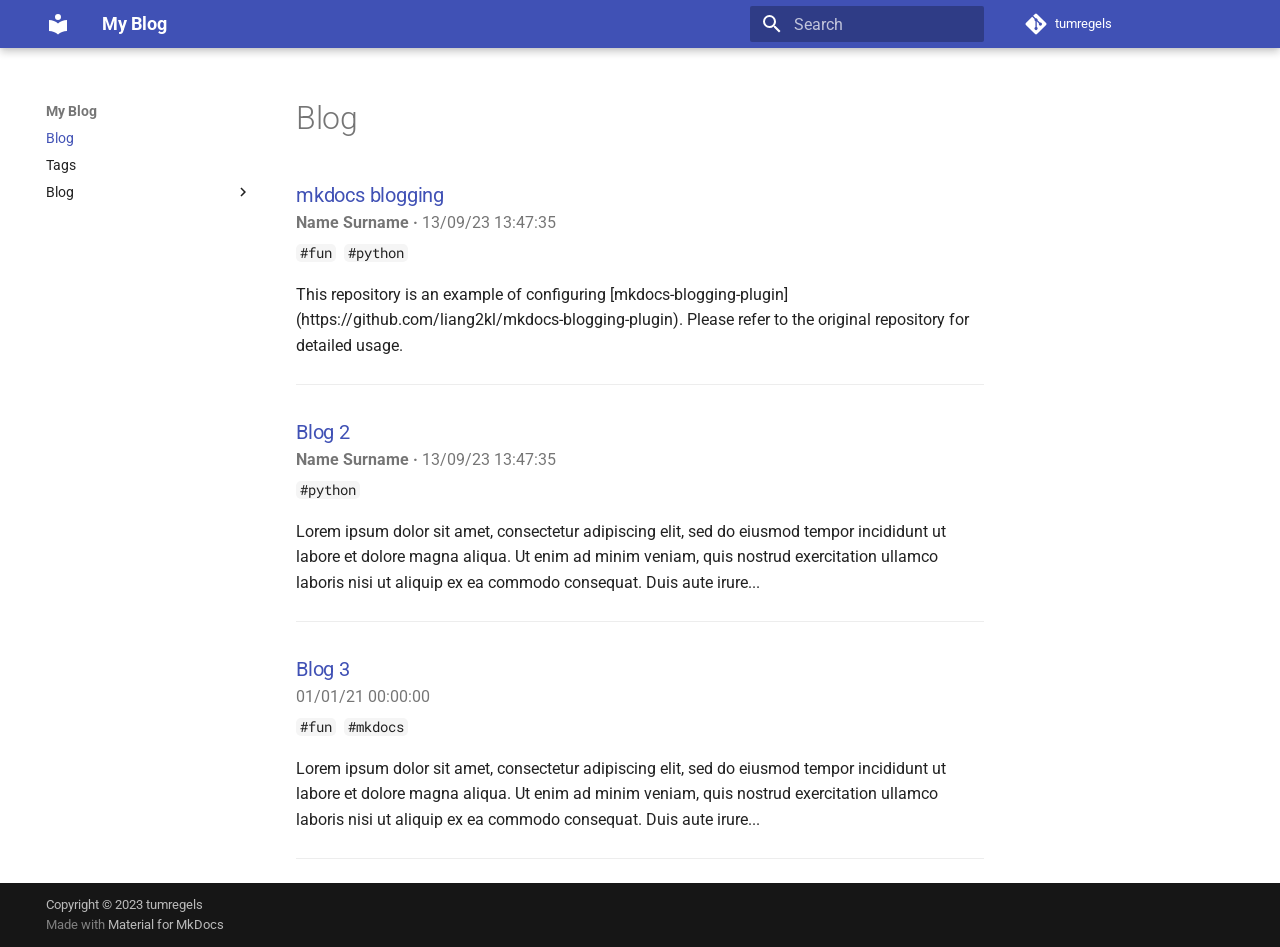
<file: index.html>
<!doctype html>
<html lang="en" class="no-js">
  <head>
    
      <meta charset="utf-8">
      <meta name="viewport" content="width=device-width,initial-scale=1">
      
      
      
        <link rel="canonical" href="https://tumregels.github.io/">
      
      
      
        <link rel="next" href="tags/">
      
      
      <link rel="icon" href="assets/images/favicon.png">
      <meta name="generator" content="mkdocs-1.5.2, mkdocs-material-9.3.1">
    
    
      
        <title>My Blog</title>
      
    
    
      <link rel="stylesheet" href="assets/stylesheets/main.046329b4.min.css">
      
      


    
    
      
    
    
      
        
        
        <link rel="preconnect" href="https://fonts.gstatic.com" crossorigin>
        <link rel="stylesheet" href="https://fonts.googleapis.com/css?family=Roboto:300,300i,400,400i,700,700i%7CRoboto+Mono:400,400i,700,700i&display=fallback">
        <style>:root{--md-text-font:"Roboto";--md-code-font:"Roboto Mono"}</style>
      
    
    
    <script>__md_scope=new URL(".",location),__md_hash=e=>[...e].reduce((e,_)=>(e<<5)-e+_.charCodeAt(0),0),__md_get=(e,_=localStorage,t=__md_scope)=>JSON.parse(_.getItem(t.pathname+"."+e)),__md_set=(e,_,t=localStorage,a=__md_scope)=>{try{t.setItem(a.pathname+"."+e,JSON.stringify(_))}catch(e){}}</script>
    
      

    
    
    
  </head>
  
  
    <body dir="ltr">
  
    
    
      <script>var palette=__md_get("__palette");if(palette&&"object"==typeof palette.color)for(var key of Object.keys(palette.color))document.body.setAttribute("data-md-color-"+key,palette.color[key])</script>
    
    <input class="md-toggle" data-md-toggle="drawer" type="checkbox" id="__drawer" autocomplete="off">
    <input class="md-toggle" data-md-toggle="search" type="checkbox" id="__search" autocomplete="off">
    <label class="md-overlay" for="__drawer"></label>
    <div data-md-component="skip">
      
        
        <a href="#blog" class="md-skip">
          Skip to content
        </a>
      
    </div>
    <div data-md-component="announce">
      
    </div>
    
    
      

  

<header class="md-header md-header--shadow" data-md-component="header">
  <nav class="md-header__inner md-grid" aria-label="Header">
    <a href="." title="My Blog" class="md-header__button md-logo" aria-label="My Blog" data-md-component="logo">
      
  
  <svg xmlns="http://www.w3.org/2000/svg" viewBox="0 0 24 24"><path d="M12 8a3 3 0 0 0 3-3 3 3 0 0 0-3-3 3 3 0 0 0-3 3 3 3 0 0 0 3 3m0 3.54C9.64 9.35 6.5 8 3 8v11c3.5 0 6.64 1.35 9 3.54 2.36-2.19 5.5-3.54 9-3.54V8c-3.5 0-6.64 1.35-9 3.54Z"/></svg>

    </a>
    <label class="md-header__button md-icon" for="__drawer">
      
      <svg xmlns="http://www.w3.org/2000/svg" viewBox="0 0 24 24"><path d="M3 6h18v2H3V6m0 5h18v2H3v-2m0 5h18v2H3v-2Z"/></svg>
    </label>
    <div class="md-header__title" data-md-component="header-title">
      <div class="md-header__ellipsis">
        <div class="md-header__topic">
          <span class="md-ellipsis">
            My Blog
          </span>
        </div>
        <div class="md-header__topic" data-md-component="header-topic">
          <span class="md-ellipsis">
            
              Blog
            
          </span>
        </div>
      </div>
    </div>
    
    
    
      <label class="md-header__button md-icon" for="__search">
        
        <svg xmlns="http://www.w3.org/2000/svg" viewBox="0 0 24 24"><path d="M9.5 3A6.5 6.5 0 0 1 16 9.5c0 1.61-.59 3.09-1.56 4.23l.27.27h.79l5 5-1.5 1.5-5-5v-.79l-.27-.27A6.516 6.516 0 0 1 9.5 16 6.5 6.5 0 0 1 3 9.5 6.5 6.5 0 0 1 9.5 3m0 2C7 5 5 7 5 9.5S7 14 9.5 14 14 12 14 9.5 12 5 9.5 5Z"/></svg>
      </label>
      <div class="md-search" data-md-component="search" role="dialog">
  <label class="md-search__overlay" for="__search"></label>
  <div class="md-search__inner" role="search">
    <form class="md-search__form" name="search">
      <input type="text" class="md-search__input" name="query" aria-label="Search" placeholder="Search" autocapitalize="off" autocorrect="off" autocomplete="off" spellcheck="false" data-md-component="search-query" required>
      <label class="md-search__icon md-icon" for="__search">
        
        <svg xmlns="http://www.w3.org/2000/svg" viewBox="0 0 24 24"><path d="M9.5 3A6.5 6.5 0 0 1 16 9.5c0 1.61-.59 3.09-1.56 4.23l.27.27h.79l5 5-1.5 1.5-5-5v-.79l-.27-.27A6.516 6.516 0 0 1 9.5 16 6.5 6.5 0 0 1 3 9.5 6.5 6.5 0 0 1 9.5 3m0 2C7 5 5 7 5 9.5S7 14 9.5 14 14 12 14 9.5 12 5 9.5 5Z"/></svg>
        
        <svg xmlns="http://www.w3.org/2000/svg" viewBox="0 0 24 24"><path d="M20 11v2H8l5.5 5.5-1.42 1.42L4.16 12l7.92-7.92L13.5 5.5 8 11h12Z"/></svg>
      </label>
      <nav class="md-search__options" aria-label="Search">
        
        <button type="reset" class="md-search__icon md-icon" title="Clear" aria-label="Clear" tabindex="-1">
          
          <svg xmlns="http://www.w3.org/2000/svg" viewBox="0 0 24 24"><path d="M19 6.41 17.59 5 12 10.59 6.41 5 5 6.41 10.59 12 5 17.59 6.41 19 12 13.41 17.59 19 19 17.59 13.41 12 19 6.41Z"/></svg>
        </button>
      </nav>
      
    </form>
    <div class="md-search__output">
      <div class="md-search__scrollwrap" data-md-scrollfix>
        <div class="md-search-result" data-md-component="search-result">
          <div class="md-search-result__meta">
            Initializing search
          </div>
          <ol class="md-search-result__list" role="presentation"></ol>
        </div>
      </div>
    </div>
  </div>
</div>
    
    
      <div class="md-header__source">
        <a href="https://github.com/tumregels" title="Go to repository" class="md-source" data-md-component="source">
  <div class="md-source__icon md-icon">
    
    <svg xmlns="http://www.w3.org/2000/svg" viewBox="0 0 448 512"><!--! Font Awesome Free 6.4.2 by @fontawesome - https://fontawesome.com License - https://fontawesome.com/license/free (Icons: CC BY 4.0, Fonts: SIL OFL 1.1, Code: MIT License) Copyright 2023 Fonticons, Inc.--><path d="M439.55 236.05 244 40.45a28.87 28.87 0 0 0-40.81 0l-40.66 40.63 51.52 51.52c27.06-9.14 52.68 16.77 43.39 43.68l49.66 49.66c34.23-11.8 61.18 31 35.47 56.69-26.49 26.49-70.21-2.87-56-37.34L240.22 199v121.85c25.3 12.54 22.26 41.85 9.08 55a34.34 34.34 0 0 1-48.55 0c-17.57-17.6-11.07-46.91 11.25-56v-123c-20.8-8.51-24.6-30.74-18.64-45L142.57 101 8.45 235.14a28.86 28.86 0 0 0 0 40.81l195.61 195.6a28.86 28.86 0 0 0 40.8 0l194.69-194.69a28.86 28.86 0 0 0 0-40.81z"/></svg>
  </div>
  <div class="md-source__repository">
    tumregels
  </div>
</a>
      </div>
    
  </nav>
  
</header>
    
    <div class="md-container" data-md-component="container">
      
      
        
          
        
      
      <main class="md-main" data-md-component="main">
        <div class="md-main__inner md-grid">
          
            
              
              <div class="md-sidebar md-sidebar--primary" data-md-component="sidebar" data-md-type="navigation" >
                <div class="md-sidebar__scrollwrap">
                  <div class="md-sidebar__inner">
                    



<nav class="md-nav md-nav--primary" aria-label="Navigation" data-md-level="0">
  <label class="md-nav__title" for="__drawer">
    <a href="." title="My Blog" class="md-nav__button md-logo" aria-label="My Blog" data-md-component="logo">
      
  
  <svg xmlns="http://www.w3.org/2000/svg" viewBox="0 0 24 24"><path d="M12 8a3 3 0 0 0 3-3 3 3 0 0 0-3-3 3 3 0 0 0-3 3 3 3 0 0 0 3 3m0 3.54C9.64 9.35 6.5 8 3 8v11c3.5 0 6.64 1.35 9 3.54 2.36-2.19 5.5-3.54 9-3.54V8c-3.5 0-6.64 1.35-9 3.54Z"/></svg>

    </a>
    My Blog
  </label>
  
    <div class="md-nav__source">
      <a href="https://github.com/tumregels" title="Go to repository" class="md-source" data-md-component="source">
  <div class="md-source__icon md-icon">
    
    <svg xmlns="http://www.w3.org/2000/svg" viewBox="0 0 448 512"><!--! Font Awesome Free 6.4.2 by @fontawesome - https://fontawesome.com License - https://fontawesome.com/license/free (Icons: CC BY 4.0, Fonts: SIL OFL 1.1, Code: MIT License) Copyright 2023 Fonticons, Inc.--><path d="M439.55 236.05 244 40.45a28.87 28.87 0 0 0-40.81 0l-40.66 40.63 51.52 51.52c27.06-9.14 52.68 16.77 43.39 43.68l49.66 49.66c34.23-11.8 61.18 31 35.47 56.69-26.49 26.49-70.21-2.87-56-37.34L240.22 199v121.85c25.3 12.54 22.26 41.85 9.08 55a34.34 34.34 0 0 1-48.55 0c-17.57-17.6-11.07-46.91 11.25-56v-123c-20.8-8.51-24.6-30.74-18.64-45L142.57 101 8.45 235.14a28.86 28.86 0 0 0 0 40.81l195.61 195.6a28.86 28.86 0 0 0 40.8 0l194.69-194.69a28.86 28.86 0 0 0 0-40.81z"/></svg>
  </div>
  <div class="md-source__repository">
    tumregels
  </div>
</a>
    </div>
  
  <ul class="md-nav__list" data-md-scrollfix>
    
      
      
  
  
    
  
  
    <li class="md-nav__item md-nav__item--active">
      
      <input class="md-nav__toggle md-toggle" type="checkbox" id="__toc">
      
      
        
      
      
      <a href="." class="md-nav__link md-nav__link--active">
        
  
  <span class="md-ellipsis">
    Blog
  </span>
  

      </a>
      
    </li>
  

    
      
      
  
  
  
    <li class="md-nav__item">
      <a href="tags/" class="md-nav__link">
        
  
  <span class="md-ellipsis">
    Tags
  </span>
  

      </a>
    </li>
  

    
      
      
  
  
  
    
    
    
    <li class="md-nav__item md-nav__item--nested">
      
        
        
        
        
        <input class="md-nav__toggle md-toggle " type="checkbox" id="__nav_3" >
        
          <label class="md-nav__link" for="__nav_3" id="__nav_3_label" tabindex="0">
            
  
  <span class="md-ellipsis">
    Blog
  </span>
  

            <span class="md-nav__icon md-icon"></span>
          </label>
        
        <nav class="md-nav" data-md-level="1" aria-labelledby="__nav_3_label" aria-expanded="false">
          <label class="md-nav__title" for="__nav_3">
            <span class="md-nav__icon md-icon"></span>
            Blog
          </label>
          <ul class="md-nav__list" data-md-scrollfix>
            
              
                
  
  
  
    <li class="md-nav__item">
      <a href="blog/blog1/" class="md-nav__link">
        
  
  <span class="md-ellipsis">
    mkdocs blogging
  </span>
  

      </a>
    </li>
  

              
            
              
                
  
  
  
    <li class="md-nav__item">
      <a href="blog/blog2/" class="md-nav__link">
        
  
  <span class="md-ellipsis">
    Blog 2
  </span>
  

      </a>
    </li>
  

              
            
              
                
  
  
  
    <li class="md-nav__item">
      <a href="blog/blog3/" class="md-nav__link">
        
  
  <span class="md-ellipsis">
    Blog 3
  </span>
  

      </a>
    </li>
  

              
            
          </ul>
        </nav>
      
    </li>
  

    
  </ul>
</nav>
                  </div>
                </div>
              </div>
            
            
              
              <div class="md-sidebar md-sidebar--secondary" data-md-component="sidebar" data-md-type="toc" >
                <div class="md-sidebar__scrollwrap">
                  <div class="md-sidebar__inner">
                    

<nav class="md-nav md-nav--secondary" aria-label="Table of contents">
  
  
  
    
  
  
</nav>
                  </div>
                </div>
              </div>
            
          
          
            <div class="md-content" data-md-component="content">
              <article class="md-content__inner md-typeset">
                
                  


<h1 id="blog">Blog</h1>
<p>




<style>
    .md-typeset .blog-post:first-of-type h3 {
        margin-top: 0;
    }

    .md-typeset .blog-post-title {
        margin-bottom: 0;
    }

    .md-typeset .blog-post-extra {
        color: var(--md-default-fg-color--light);
    }

    .md-typeset .blog-center {
        text-align: center;
    }

    .md-typeset .blog-pagination {
        display: inline-block;
        margin-top: 20px;
    }

    .md-typeset .blog-pagination a {
        color: var(--md-typeset-color);
        float: left;
        padding: .25em 1em;
        text-decoration: none;
        border-radius: 1em;
        margin-left: .25em;
        margin-right: .25em;
        transition: all .15s ease-in-out;
    }

    .md-typeset .blog-pagination a.active {
        background-color: var(--md-typeset-a-color);
        color: white;
        font-weight: bold;
    }

    .md-typeset .blog-pagination a:hover:not(.active) {
        background-color: #dddddda1;
    }

    .md-typeset .blog-hidden {
        display: none;
    }
</style>

<style>
    .md-typeset .blog-post-description {
        margin-bottom: 0;
    }
</style>
















    <style>
    .md-typeset .blogging-tags-grid {
        display: flex;
        flex-direction: row;
        flex-wrap: wrap;
        gap: 8px;
        margin-top: 5px;
    }

    .md-typeset .blogging-tag {
        color: var(--md-typeset-color);
        background-color: var(--md-typeset-code-color);
        white-space: nowrap;
        display: block;
    }

    .md-typeset .blogging-tag code {
        border-radius: 5px;
    }
</style>

    






<div class = "md-typeset">
    <div class="pages">
        
            
            <div class="page" id="page1">

                
                    
                    
                    
                    

                    
                    
                        
                    

                    
                    
                        
                    
                    
                    <div class="blog-post">
    <h3 class="blog-post-title">
        <a class="link" href="https://tumregels.github.io/blog/blog1/"> mkdocs blogging </a>
    </h3>
    <div class="blog-post-extra">
        <b>Name Surname · </b>
        <span>13/09/23 13:47:35</span>
    </div>
    
        <div class="blogging-tags-grid">
        
        <a href="https://tumregels.github.io/tags#fun" class="blogging-tag"><code>#fun</code></a>
        
        <a href="https://tumregels.github.io/tags#python" class="blogging-tag"><code>#python</code></a>
        
    </div>
    
        

    
    <p class="blog-post-description">
        This repository is an example of configuring [mkdocs-blogging-plugin](https://github.com/liang2kl/mkdocs-blogging-plugin). Please refer to the original repository for detailed usage.
    </p>
    <hr />
</div>

                    
                
                    
                    
                    
                    

                    
                    
                        
                    

                    
                    
                        
                    
                    
                    <div class="blog-post">
    <h3 class="blog-post-title">
        <a class="link" href="https://tumregels.github.io/blog/blog2/"> Blog 2 </a>
    </h3>
    <div class="blog-post-extra">
        <b>Name Surname · </b>
        <span>13/09/23 13:47:35</span>
    </div>
    
        <div class="blogging-tags-grid">
        
        <a href="https://tumregels.github.io/tags#python" class="blogging-tag"><code>#python</code></a>
        
    </div>
    
        

    
    <p class="blog-post-description">
        Lorem ipsum dolor sit amet, consectetur adipiscing elit, sed do eiusmod tempor incididunt ut labore et dolore magna aliqua. Ut enim ad minim veniam, quis nostrud exercitation ullamco laboris nisi ut aliquip ex ea commodo consequat. Duis aute irure...
    </p>
    <hr />
</div>

                    
                
                    
                    
                    
                    

                    
                    
                        
                    

                    
                    
                        
                    
                    
                    <div class="blog-post">
    <h3 class="blog-post-title">
        <a class="link" href="https://tumregels.github.io/blog/blog3/"> Blog 3 </a>
    </h3>
    <div class="blog-post-extra">
        <b></b>
        <span>01/01/21 00:00:00</span>
    </div>
    
        <div class="blogging-tags-grid">
        
        <a href="https://tumregels.github.io/tags#fun" class="blogging-tag"><code>#fun</code></a>
        
        <a href="https://tumregels.github.io/tags#mkdocs" class="blogging-tag"><code>#mkdocs</code></a>
        
    </div>
    
        

    
    <p class="blog-post-description">
        Lorem ipsum dolor sit amet, consectetur adipiscing elit, sed do eiusmod tempor incididunt ut labore et dolore magna aliqua. Ut enim ad minim veniam, quis nostrud exercitation ullamco laboris nisi ut aliquip ex ea commodo consequat. Duis aute irure...
    </p>
    <hr />
</div>

                    
                
            </div>
        
    </div>

    <div class="blog-center blog-hidden">
        <div class="blog-pagination " id="blog-pagination">
            
                
                    
                
                <a class="page-number" href="">1</a>
            
        </div>
        
            <div>Total <b>3</b> posts.</div>
        
    </div>
</div></p>





                
              </article>
            </div>
          
          
        </div>
        
      </main>
      
        <footer class="md-footer">
  
  <div class="md-footer-meta md-typeset">
    <div class="md-footer-meta__inner md-grid">
      <div class="md-copyright">
  
    <div class="md-copyright__highlight">
      Copyright &copy; 2023 tumregels
    </div>
  
  
    Made with
    <a href="https://squidfunk.github.io/mkdocs-material/" target="_blank" rel="noopener">
      Material for MkDocs
    </a>
  
</div>
      
    </div>
  </div>
</footer>
      
    </div>
    <div class="md-dialog" data-md-component="dialog">
      <div class="md-dialog__inner md-typeset"></div>
    </div>
    
    <script id="__config" type="application/json">{"base": ".", "features": [], "search": "assets/javascripts/workers/search.dfff1995.min.js", "translations": {"clipboard.copied": "Copied to clipboard", "clipboard.copy": "Copy to clipboard", "search.result.more.one": "1 more on this page", "search.result.more.other": "# more on this page", "search.result.none": "No matching documents", "search.result.one": "1 matching document", "search.result.other": "# matching documents", "search.result.placeholder": "Type to start searching", "search.result.term.missing": "Missing", "select.version": "Select version"}}</script>
    
    
      <script src="assets/javascripts/bundle.dff1b7c8.min.js"></script>
      
    
  </body>
</html><script>var currentPage = 0
const lastComponent = window.location.href.split("/").slice(-1).pop()

if (lastComponent && lastComponent.slice(0, 7) == "#blog-p") {
  const page = parseInt(lastComponent.slice(7))
  if (page) {
    currentPage = page - 1
  }
}

function scrollToTop() {
  setTimeout(function () {
    window.scrollTo(0, 0);
  }, 100);
}

const onButtonClick = (ele) => {
  var current = pagination.getElementsByClassName("active");
  if (current.length) {
    current[0].className = current[0].className.replace(
      " active", ""
    );
  }
  ele.className += " active";

  // Togglg visibility of pages
  const destPage = parseInt(ele.textContent)
  var pages = document.getElementsByClassName("page")
  if (destPage && pages.length) {
    for (var j = 0; j < pages.length; j++) {
      const pageId = parseInt(pages[j].id.replace("page", ""))
      if (pageId != destPage) {
        // This is not the destination page
        if (!pages[j].className.includes("blog-hidden")) {
          pages[j].className += " blog-hidden"
        }
      } else {
        // This is the destination page
        pages[j].className = pages[j].className.replace(" blog-hidden", "")
      }
    }
    scrollToTop();
  }
};

var pagination = document.getElementById("blog-pagination");
if (pagination) {
  var links = pagination.getElementsByClassName("page-number");
  if (links.length) {
    for (var i = 0; i < links.length; i++) {
      // Toggle pagination highlight
      links[i].addEventListener("click", function () {
        onButtonClick(this);
      });
    }
    links[currentPage].className += " active"
    onButtonClick(links[currentPage]);
  }
}
</script>
</file>
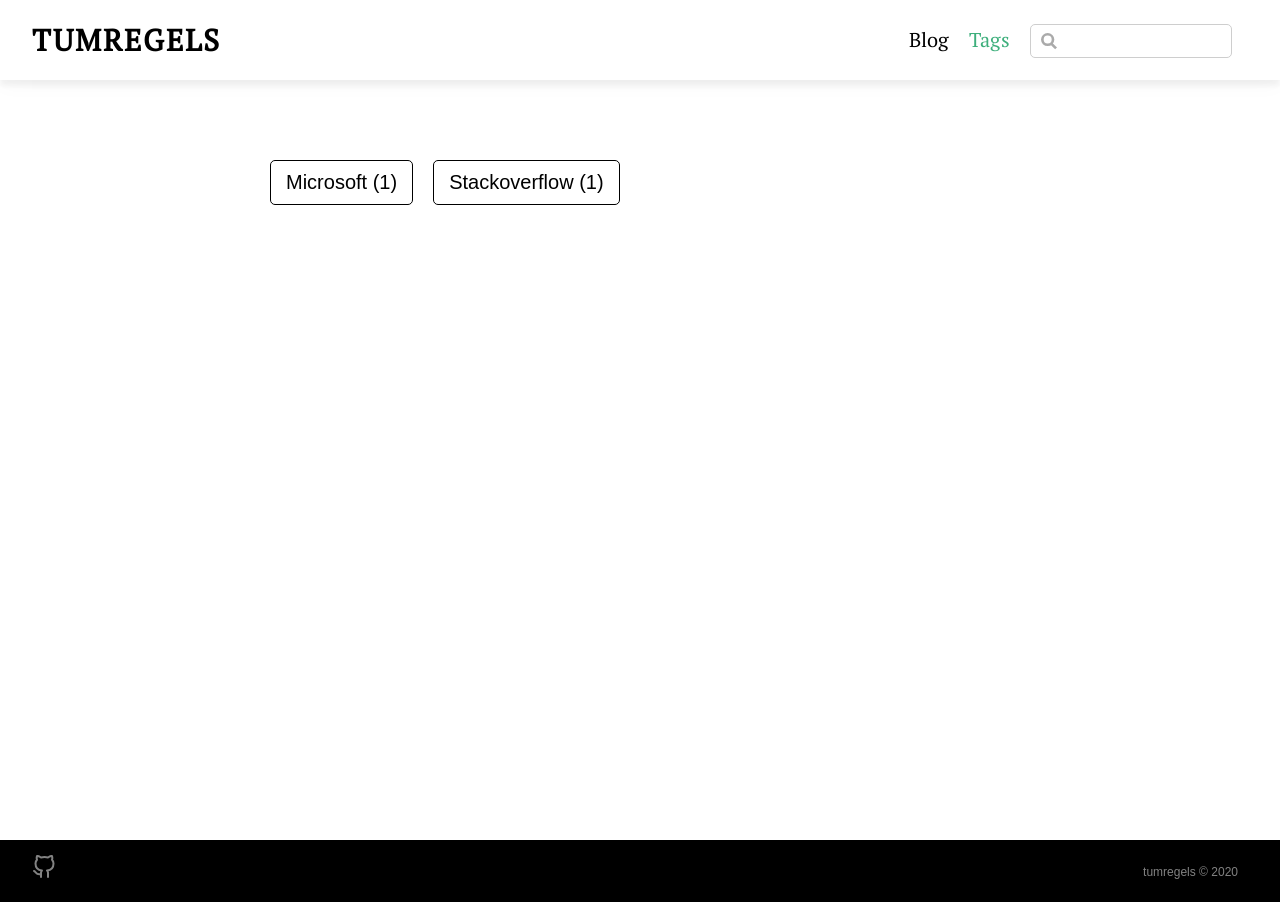
<file: tag/index.html>
<!DOCTYPE html>
<html lang="en-US">
  <head>
    <meta charset="utf-8">
    <meta name="viewport" content="width=device-width,initial-scale=1">
    <title>Tag | Tumregels</title>
    <meta name="generator" content="VuePress 1.5.0">
    
    <meta name="description" content="">
    <link rel="preload" href="/assets/css/0.styles.de9a2444.css" as="style"><link rel="preload" href="/assets/js/app.ea7c1031.js" as="script"><link rel="preload" href="/assets/js/6.75d2868b.js" as="script"><link rel="preload" href="/assets/js/10.538908c0.js" as="script"><link rel="preload" href="/assets/js/8.9b62f118.js" as="script"><link rel="preload" href="/assets/js/7.277407f0.js" as="script"><link rel="prefetch" href="/assets/js/11.65a85fbf.js"><link rel="prefetch" href="/assets/js/12.b5ccdf2d.js"><link rel="prefetch" href="/assets/js/3.9ab3b6b1.js"><link rel="prefetch" href="/assets/js/4.ad2ac0f1.js"><link rel="prefetch" href="/assets/js/5.3f13b56b.js"><link rel="prefetch" href="/assets/js/9.3d2c4009.js"><link rel="prefetch" href="/assets/js/vuejs-paginate.7c4eb53d.js">
    <link rel="stylesheet" href="/assets/css/0.styles.de9a2444.css">
  </head>
  <body>
    <div id="app" data-server-rendered="true"><div id="vuepress-theme-blog__global-layout"><section id="header-wrapper"><header id="header"><div class="header-wrapper"><div class="title"><a href="/" class="nav-link home-link">Tumregels </a></div> <div class="header-right-wrap"><ul class="nav"><li class="nav-item"><a href="/" class="nav-link">Blog</a></li><li class="nav-item"><a href="/tag/" class="nav-link router-link-exact-active router-link-active">Tags</a></li></ul> <div class="search-box"><input aria-label="Search" autocomplete="off" spellcheck="false" value=""> <!----></div> <!----></div></div></header></section> <div id="mobile-header"><div class="mobile-header-bar"><div class="mobile-header-title"><a href="/" class="nav-link mobile-home-link">Tumregels </a> <svg xmlns="http://www.w3.org/2000/svg" width="24" height="24" viewBox="0 0 24 24" fill="none" stroke="currentColor" stroke-width="2" stroke-linecap="round" stroke-linejoin="round" class="feather feather-menu"><line x1="3" y1="12" x2="21" y2="12"></line><line x1="3" y1="6" x2="21" y2="6"></line><line x1="3" y1="18" x2="21" y2="18"></line></svg></div> <div class="mobile-menu-wrapper"><hr class="menu-divider"> <ul class="mobile-nav"><li class="mobile-nav-item"><a href="/" class="nav-link">Blog</a></li><li class="mobile-nav-item"><a href="/tag/" class="nav-link router-link-exact-active router-link-active">Tags</a></li> <li class="mobile-nav-item"><!----></li></ul></div></div></div> <div class="content-wrapper"><div id="vuepress-theme-blog__tags-layout"><div class="blog-tags"><a href="/tag/Microsoft/" class="blog-tag">
  Microsoft (1)
</a><a href="/tag/Stackoverflow/" class="blog-tag">
  Stackoverflow (1)
</a></div></div></div> <footer class="footer" data-v-fdbf4940><div class="footer-left-wrap" data-v-fdbf4940><ul class="contact" data-v-fdbf4940><li class="contact-item" data-v-fdbf4940><a href="https://github.com/tumregels" target="_blank" rel="noopener noreferrer" class="nav-link external" data-v-fdbf4940><svg xmlns="http://www.w3.org/2000/svg" width="24" height="24" viewBox="0 0 24 24" fill="none" stroke="currentColor" stroke-width="2" stroke-linecap="round" stroke-linejoin="round" class="feather feather-github" data-v-fdbf4940><path d="M9 19c-5 1.5-5-2.5-7-3m14 6v-3.87a3.37 3.37 0 0 0-.94-2.61c3.14-.35 6.44-1.54 6.44-7A5.44 5.44 0 0 0 20 4.77 5.07 5.07 0 0 0 19.91 1S18.73.65 16 2.48a13.38 13.38 0 0 0-7 0C6.27.65 5.09 1 5.09 1A5.07 5.07 0 0 0 5 4.77a5.44 5.44 0 0 0-1.5 3.78c0 5.42 3.3 6.61 6.44 7A3.37 3.37 0 0 0 9 18.13V22" data-v-fdbf4940></path></svg>
          
        </a></li></ul></div> <div class="footer-right-wrap" data-v-fdbf4940><ul class="copyright" data-v-fdbf4940><li class="copyright-item" data-v-fdbf4940><a href="/tag/.html" class="nav-link" data-v-fdbf4940>tumregels © 2020</a></li></ul></div></footer></div><div class="global-ui"></div></div>
    <script src="/assets/js/app.ea7c1031.js" defer></script><script src="/assets/js/6.75d2868b.js" defer></script><script src="/assets/js/10.538908c0.js" defer></script><script src="/assets/js/8.9b62f118.js" defer></script><script src="/assets/js/7.277407f0.js" defer></script>
  </body>
</html>
</file>
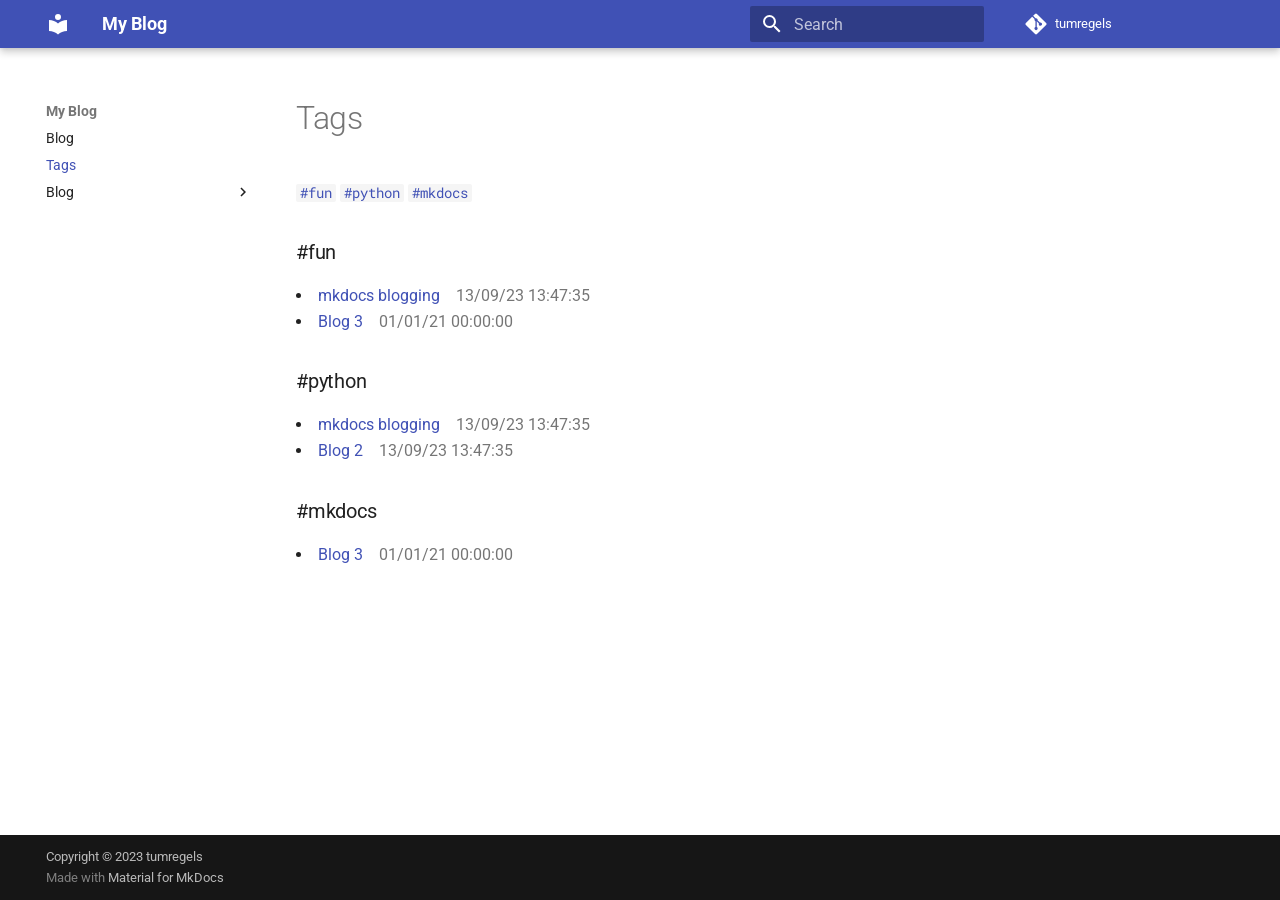
<file: tags/index.html>
<!doctype html>
<html lang="en" class="no-js">
  <head>
    
      <meta charset="utf-8">
      <meta name="viewport" content="width=device-width,initial-scale=1">
      
      
      
        <link rel="canonical" href="https://tumregels.github.io/tags/">
      
      
        <link rel="prev" href="..">
      
      
        <link rel="next" href="../blog/blog1/">
      
      
      <link rel="icon" href="../assets/images/favicon.png">
      <meta name="generator" content="mkdocs-1.5.2, mkdocs-material-9.3.1">
    
    
      
        <title>Tags - My Blog</title>
      
    
    
      <link rel="stylesheet" href="../assets/stylesheets/main.046329b4.min.css">
      
      


    
    
      
    
    
      
        
        
        <link rel="preconnect" href="https://fonts.gstatic.com" crossorigin>
        <link rel="stylesheet" href="https://fonts.googleapis.com/css?family=Roboto:300,300i,400,400i,700,700i%7CRoboto+Mono:400,400i,700,700i&display=fallback">
        <style>:root{--md-text-font:"Roboto";--md-code-font:"Roboto Mono"}</style>
      
    
    
    <script>__md_scope=new URL("..",location),__md_hash=e=>[...e].reduce((e,_)=>(e<<5)-e+_.charCodeAt(0),0),__md_get=(e,_=localStorage,t=__md_scope)=>JSON.parse(_.getItem(t.pathname+"."+e)),__md_set=(e,_,t=localStorage,a=__md_scope)=>{try{t.setItem(a.pathname+"."+e,JSON.stringify(_))}catch(e){}}</script>
    
      

    
    
    
  </head>
  
  
    <body dir="ltr">
  
    
    
      <script>var palette=__md_get("__palette");if(palette&&"object"==typeof palette.color)for(var key of Object.keys(palette.color))document.body.setAttribute("data-md-color-"+key,palette.color[key])</script>
    
    <input class="md-toggle" data-md-toggle="drawer" type="checkbox" id="__drawer" autocomplete="off">
    <input class="md-toggle" data-md-toggle="search" type="checkbox" id="__search" autocomplete="off">
    <label class="md-overlay" for="__drawer"></label>
    <div data-md-component="skip">
      
    </div>
    <div data-md-component="announce">
      
    </div>
    
    
      

  

<header class="md-header md-header--shadow" data-md-component="header">
  <nav class="md-header__inner md-grid" aria-label="Header">
    <a href=".." title="My Blog" class="md-header__button md-logo" aria-label="My Blog" data-md-component="logo">
      
  
  <svg xmlns="http://www.w3.org/2000/svg" viewBox="0 0 24 24"><path d="M12 8a3 3 0 0 0 3-3 3 3 0 0 0-3-3 3 3 0 0 0-3 3 3 3 0 0 0 3 3m0 3.54C9.64 9.35 6.5 8 3 8v11c3.5 0 6.64 1.35 9 3.54 2.36-2.19 5.5-3.54 9-3.54V8c-3.5 0-6.64 1.35-9 3.54Z"/></svg>

    </a>
    <label class="md-header__button md-icon" for="__drawer">
      
      <svg xmlns="http://www.w3.org/2000/svg" viewBox="0 0 24 24"><path d="M3 6h18v2H3V6m0 5h18v2H3v-2m0 5h18v2H3v-2Z"/></svg>
    </label>
    <div class="md-header__title" data-md-component="header-title">
      <div class="md-header__ellipsis">
        <div class="md-header__topic">
          <span class="md-ellipsis">
            My Blog
          </span>
        </div>
        <div class="md-header__topic" data-md-component="header-topic">
          <span class="md-ellipsis">
            
              Tags
            
          </span>
        </div>
      </div>
    </div>
    
    
    
      <label class="md-header__button md-icon" for="__search">
        
        <svg xmlns="http://www.w3.org/2000/svg" viewBox="0 0 24 24"><path d="M9.5 3A6.5 6.5 0 0 1 16 9.5c0 1.61-.59 3.09-1.56 4.23l.27.27h.79l5 5-1.5 1.5-5-5v-.79l-.27-.27A6.516 6.516 0 0 1 9.5 16 6.5 6.5 0 0 1 3 9.5 6.5 6.5 0 0 1 9.5 3m0 2C7 5 5 7 5 9.5S7 14 9.5 14 14 12 14 9.5 12 5 9.5 5Z"/></svg>
      </label>
      <div class="md-search" data-md-component="search" role="dialog">
  <label class="md-search__overlay" for="__search"></label>
  <div class="md-search__inner" role="search">
    <form class="md-search__form" name="search">
      <input type="text" class="md-search__input" name="query" aria-label="Search" placeholder="Search" autocapitalize="off" autocorrect="off" autocomplete="off" spellcheck="false" data-md-component="search-query" required>
      <label class="md-search__icon md-icon" for="__search">
        
        <svg xmlns="http://www.w3.org/2000/svg" viewBox="0 0 24 24"><path d="M9.5 3A6.5 6.5 0 0 1 16 9.5c0 1.61-.59 3.09-1.56 4.23l.27.27h.79l5 5-1.5 1.5-5-5v-.79l-.27-.27A6.516 6.516 0 0 1 9.5 16 6.5 6.5 0 0 1 3 9.5 6.5 6.5 0 0 1 9.5 3m0 2C7 5 5 7 5 9.5S7 14 9.5 14 14 12 14 9.5 12 5 9.5 5Z"/></svg>
        
        <svg xmlns="http://www.w3.org/2000/svg" viewBox="0 0 24 24"><path d="M20 11v2H8l5.5 5.5-1.42 1.42L4.16 12l7.92-7.92L13.5 5.5 8 11h12Z"/></svg>
      </label>
      <nav class="md-search__options" aria-label="Search">
        
        <button type="reset" class="md-search__icon md-icon" title="Clear" aria-label="Clear" tabindex="-1">
          
          <svg xmlns="http://www.w3.org/2000/svg" viewBox="0 0 24 24"><path d="M19 6.41 17.59 5 12 10.59 6.41 5 5 6.41 10.59 12 5 17.59 6.41 19 12 13.41 17.59 19 19 17.59 13.41 12 19 6.41Z"/></svg>
        </button>
      </nav>
      
    </form>
    <div class="md-search__output">
      <div class="md-search__scrollwrap" data-md-scrollfix>
        <div class="md-search-result" data-md-component="search-result">
          <div class="md-search-result__meta">
            Initializing search
          </div>
          <ol class="md-search-result__list" role="presentation"></ol>
        </div>
      </div>
    </div>
  </div>
</div>
    
    
      <div class="md-header__source">
        <a href="https://github.com/tumregels" title="Go to repository" class="md-source" data-md-component="source">
  <div class="md-source__icon md-icon">
    
    <svg xmlns="http://www.w3.org/2000/svg" viewBox="0 0 448 512"><!--! Font Awesome Free 6.4.2 by @fontawesome - https://fontawesome.com License - https://fontawesome.com/license/free (Icons: CC BY 4.0, Fonts: SIL OFL 1.1, Code: MIT License) Copyright 2023 Fonticons, Inc.--><path d="M439.55 236.05 244 40.45a28.87 28.87 0 0 0-40.81 0l-40.66 40.63 51.52 51.52c27.06-9.14 52.68 16.77 43.39 43.68l49.66 49.66c34.23-11.8 61.18 31 35.47 56.69-26.49 26.49-70.21-2.87-56-37.34L240.22 199v121.85c25.3 12.54 22.26 41.85 9.08 55a34.34 34.34 0 0 1-48.55 0c-17.57-17.6-11.07-46.91 11.25-56v-123c-20.8-8.51-24.6-30.74-18.64-45L142.57 101 8.45 235.14a28.86 28.86 0 0 0 0 40.81l195.61 195.6a28.86 28.86 0 0 0 40.8 0l194.69-194.69a28.86 28.86 0 0 0 0-40.81z"/></svg>
  </div>
  <div class="md-source__repository">
    tumregels
  </div>
</a>
      </div>
    
  </nav>
  
</header>
    
    <div class="md-container" data-md-component="container">
      
      
        
          
        
      
      <main class="md-main" data-md-component="main">
        <div class="md-main__inner md-grid">
          
            
              
              <div class="md-sidebar md-sidebar--primary" data-md-component="sidebar" data-md-type="navigation" >
                <div class="md-sidebar__scrollwrap">
                  <div class="md-sidebar__inner">
                    



<nav class="md-nav md-nav--primary" aria-label="Navigation" data-md-level="0">
  <label class="md-nav__title" for="__drawer">
    <a href=".." title="My Blog" class="md-nav__button md-logo" aria-label="My Blog" data-md-component="logo">
      
  
  <svg xmlns="http://www.w3.org/2000/svg" viewBox="0 0 24 24"><path d="M12 8a3 3 0 0 0 3-3 3 3 0 0 0-3-3 3 3 0 0 0-3 3 3 3 0 0 0 3 3m0 3.54C9.64 9.35 6.5 8 3 8v11c3.5 0 6.64 1.35 9 3.54 2.36-2.19 5.5-3.54 9-3.54V8c-3.5 0-6.64 1.35-9 3.54Z"/></svg>

    </a>
    My Blog
  </label>
  
    <div class="md-nav__source">
      <a href="https://github.com/tumregels" title="Go to repository" class="md-source" data-md-component="source">
  <div class="md-source__icon md-icon">
    
    <svg xmlns="http://www.w3.org/2000/svg" viewBox="0 0 448 512"><!--! Font Awesome Free 6.4.2 by @fontawesome - https://fontawesome.com License - https://fontawesome.com/license/free (Icons: CC BY 4.0, Fonts: SIL OFL 1.1, Code: MIT License) Copyright 2023 Fonticons, Inc.--><path d="M439.55 236.05 244 40.45a28.87 28.87 0 0 0-40.81 0l-40.66 40.63 51.52 51.52c27.06-9.14 52.68 16.77 43.39 43.68l49.66 49.66c34.23-11.8 61.18 31 35.47 56.69-26.49 26.49-70.21-2.87-56-37.34L240.22 199v121.85c25.3 12.54 22.26 41.85 9.08 55a34.34 34.34 0 0 1-48.55 0c-17.57-17.6-11.07-46.91 11.25-56v-123c-20.8-8.51-24.6-30.74-18.64-45L142.57 101 8.45 235.14a28.86 28.86 0 0 0 0 40.81l195.61 195.6a28.86 28.86 0 0 0 40.8 0l194.69-194.69a28.86 28.86 0 0 0 0-40.81z"/></svg>
  </div>
  <div class="md-source__repository">
    tumregels
  </div>
</a>
    </div>
  
  <ul class="md-nav__list" data-md-scrollfix>
    
      
      
  
  
  
    <li class="md-nav__item">
      <a href=".." class="md-nav__link">
        
  
  <span class="md-ellipsis">
    Blog
  </span>
  

      </a>
    </li>
  

    
      
      
  
  
    
  
  
    <li class="md-nav__item md-nav__item--active">
      
      <input class="md-nav__toggle md-toggle" type="checkbox" id="__toc">
      
      
      
      <a href="./" class="md-nav__link md-nav__link--active">
        
  
  <span class="md-ellipsis">
    Tags
  </span>
  

      </a>
      
    </li>
  

    
      
      
  
  
  
    
    
    
    <li class="md-nav__item md-nav__item--nested">
      
        
        
        
        
        <input class="md-nav__toggle md-toggle " type="checkbox" id="__nav_3" >
        
          <label class="md-nav__link" for="__nav_3" id="__nav_3_label" tabindex="0">
            
  
  <span class="md-ellipsis">
    Blog
  </span>
  

            <span class="md-nav__icon md-icon"></span>
          </label>
        
        <nav class="md-nav" data-md-level="1" aria-labelledby="__nav_3_label" aria-expanded="false">
          <label class="md-nav__title" for="__nav_3">
            <span class="md-nav__icon md-icon"></span>
            Blog
          </label>
          <ul class="md-nav__list" data-md-scrollfix>
            
              
                
  
  
  
    <li class="md-nav__item">
      <a href="../blog/blog1/" class="md-nav__link">
        
  
  <span class="md-ellipsis">
    mkdocs blogging
  </span>
  

      </a>
    </li>
  

              
            
              
                
  
  
  
    <li class="md-nav__item">
      <a href="../blog/blog2/" class="md-nav__link">
        
  
  <span class="md-ellipsis">
    Blog 2
  </span>
  

      </a>
    </li>
  

              
            
              
                
  
  
  
    <li class="md-nav__item">
      <a href="../blog/blog3/" class="md-nav__link">
        
  
  <span class="md-ellipsis">
    Blog 3
  </span>
  

      </a>
    </li>
  

              
            
          </ul>
        </nav>
      
    </li>
  

    
  </ul>
</nav>
                  </div>
                </div>
              </div>
            
            
              
              <div class="md-sidebar md-sidebar--secondary" data-md-component="sidebar" data-md-type="toc" >
                <div class="md-sidebar__scrollwrap">
                  <div class="md-sidebar__inner">
                    

<nav class="md-nav md-nav--secondary" aria-label="Table of contents">
  
  
  
  
</nav>
                  </div>
                </div>
              </div>
            
          
          
            <div class="md-content" data-md-component="content">
              <article class="md-content__inner md-typeset">
                
                  


  <h1>Tags</h1>

<p>

<div class="blogging-tags-grid">
        
        <a href="https://tumregels.github.io/tags#fun" class="blogging-tag"><code>#fun</code></a>
        
        <a href="https://tumregels.github.io/tags#python" class="blogging-tag"><code>#python</code></a>
        
        <a href="https://tumregels.github.io/tags#mkdocs" class="blogging-tag"><code>#mkdocs</code></a>
        
    </div>
    




<h3 id="fun">#fun</h3>
    
        
            
            
        
        <li>
            <a href="https://tumregels.github.io/blog/blog1/">mkdocs blogging</a>
            &nbsp;&nbsp;
            <span style="color: var(--md-default-fg-color--light)">
                13/09/23 13:47:35
            </span>
        </li>
    
        
            
            
        
        <li>
            <a href="https://tumregels.github.io/blog/blog3/">Blog 3</a>
            &nbsp;&nbsp;
            <span style="color: var(--md-default-fg-color--light)">
                01/01/21 00:00:00
            </span>
        </li>
    

<h3 id="python">#python</h3>
    
        
            
            
        
        <li>
            <a href="https://tumregels.github.io/blog/blog1/">mkdocs blogging</a>
            &nbsp;&nbsp;
            <span style="color: var(--md-default-fg-color--light)">
                13/09/23 13:47:35
            </span>
        </li>
    
        
            
            
        
        <li>
            <a href="https://tumregels.github.io/blog/blog2/">Blog 2</a>
            &nbsp;&nbsp;
            <span style="color: var(--md-default-fg-color--light)">
                13/09/23 13:47:35
            </span>
        </li>
    

<h3 id="mkdocs">#mkdocs</h3>
    
        
            
            
        
        <li>
            <a href="https://tumregels.github.io/blog/blog3/">Blog 3</a>
            &nbsp;&nbsp;
            <span style="color: var(--md-default-fg-color--light)">
                01/01/21 00:00:00
            </span>
        </li>
    
</p>





                
              </article>
            </div>
          
          
        </div>
        
      </main>
      
        <footer class="md-footer">
  
  <div class="md-footer-meta md-typeset">
    <div class="md-footer-meta__inner md-grid">
      <div class="md-copyright">
  
    <div class="md-copyright__highlight">
      Copyright &copy; 2023 tumregels
    </div>
  
  
    Made with
    <a href="https://squidfunk.github.io/mkdocs-material/" target="_blank" rel="noopener">
      Material for MkDocs
    </a>
  
</div>
      
    </div>
  </div>
</footer>
      
    </div>
    <div class="md-dialog" data-md-component="dialog">
      <div class="md-dialog__inner md-typeset"></div>
    </div>
    
    <script id="__config" type="application/json">{"base": "..", "features": [], "search": "../assets/javascripts/workers/search.dfff1995.min.js", "translations": {"clipboard.copied": "Copied to clipboard", "clipboard.copy": "Copy to clipboard", "search.result.more.one": "1 more on this page", "search.result.more.other": "# more on this page", "search.result.none": "No matching documents", "search.result.one": "1 matching document", "search.result.other": "# matching documents", "search.result.placeholder": "Type to start searching", "search.result.term.missing": "Missing", "select.version": "Select version"}}</script>
    
    
      <script src="../assets/javascripts/bundle.dff1b7c8.min.js"></script>
      
    
  </body>
</html>
</file>
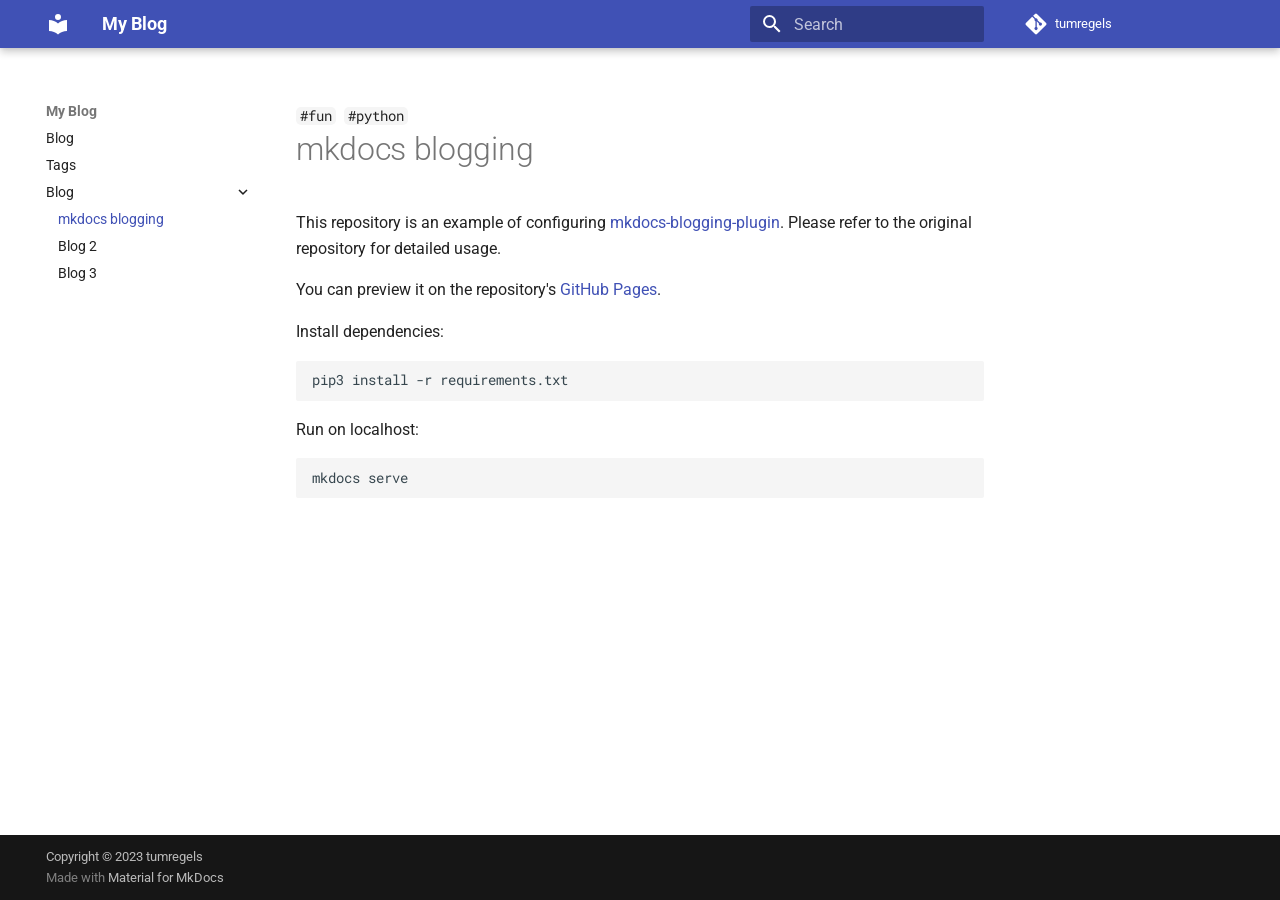
<file: blog/blog1/index.html>
<!doctype html>
<html lang="en" class="no-js">
  <head>
    
      <meta charset="utf-8">
      <meta name="viewport" content="width=device-width,initial-scale=1">
      
        <meta name="description" content="This repository is an example of configuring [mkdocs-blogging-plugin](https://github.com/liang2kl/mkdocs-blogging-plugin). Please refer to the original repository for detailed usage.">
      
      
        <meta name="author" content="Name Surname">
      
      
        <link rel="canonical" href="https://tumregels.github.io/blog/blog1/">
      
      
        <link rel="prev" href="../../tags/">
      
      
        <link rel="next" href="../blog2/">
      
      
      <link rel="icon" href="../../assets/images/favicon.png">
      <meta name="generator" content="mkdocs-1.5.2, mkdocs-material-9.3.1">
    
    
      
        <title>mkdocs blogging - My Blog</title>
      
    
    
      <link rel="stylesheet" href="../../assets/stylesheets/main.046329b4.min.css">
      
      


    
    
      
    
    
      
        
        
        <link rel="preconnect" href="https://fonts.gstatic.com" crossorigin>
        <link rel="stylesheet" href="https://fonts.googleapis.com/css?family=Roboto:300,300i,400,400i,700,700i%7CRoboto+Mono:400,400i,700,700i&display=fallback">
        <style>:root{--md-text-font:"Roboto";--md-code-font:"Roboto Mono"}</style>
      
    
    
    <script>__md_scope=new URL("../..",location),__md_hash=e=>[...e].reduce((e,_)=>(e<<5)-e+_.charCodeAt(0),0),__md_get=(e,_=localStorage,t=__md_scope)=>JSON.parse(_.getItem(t.pathname+"."+e)),__md_set=(e,_,t=localStorage,a=__md_scope)=>{try{t.setItem(a.pathname+"."+e,JSON.stringify(_))}catch(e){}}</script>
    
      

    
    
    
  </head>
  
  
    <body dir="ltr">
  
    
    
      <script>var palette=__md_get("__palette");if(palette&&"object"==typeof palette.color)for(var key of Object.keys(palette.color))document.body.setAttribute("data-md-color-"+key,palette.color[key])</script>
    
    <input class="md-toggle" data-md-toggle="drawer" type="checkbox" id="__drawer" autocomplete="off">
    <input class="md-toggle" data-md-toggle="search" type="checkbox" id="__search" autocomplete="off">
    <label class="md-overlay" for="__drawer"></label>
    <div data-md-component="skip">
      
        
        <a href="#mkdocs-blogging" class="md-skip">
          Skip to content
        </a>
      
    </div>
    <div data-md-component="announce">
      
    </div>
    
    
      

  

<header class="md-header md-header--shadow" data-md-component="header">
  <nav class="md-header__inner md-grid" aria-label="Header">
    <a href="../.." title="My Blog" class="md-header__button md-logo" aria-label="My Blog" data-md-component="logo">
      
  
  <svg xmlns="http://www.w3.org/2000/svg" viewBox="0 0 24 24"><path d="M12 8a3 3 0 0 0 3-3 3 3 0 0 0-3-3 3 3 0 0 0-3 3 3 3 0 0 0 3 3m0 3.54C9.64 9.35 6.5 8 3 8v11c3.5 0 6.64 1.35 9 3.54 2.36-2.19 5.5-3.54 9-3.54V8c-3.5 0-6.64 1.35-9 3.54Z"/></svg>

    </a>
    <label class="md-header__button md-icon" for="__drawer">
      
      <svg xmlns="http://www.w3.org/2000/svg" viewBox="0 0 24 24"><path d="M3 6h18v2H3V6m0 5h18v2H3v-2m0 5h18v2H3v-2Z"/></svg>
    </label>
    <div class="md-header__title" data-md-component="header-title">
      <div class="md-header__ellipsis">
        <div class="md-header__topic">
          <span class="md-ellipsis">
            My Blog
          </span>
        </div>
        <div class="md-header__topic" data-md-component="header-topic">
          <span class="md-ellipsis">
            
              mkdocs blogging
            
          </span>
        </div>
      </div>
    </div>
    
    
    
      <label class="md-header__button md-icon" for="__search">
        
        <svg xmlns="http://www.w3.org/2000/svg" viewBox="0 0 24 24"><path d="M9.5 3A6.5 6.5 0 0 1 16 9.5c0 1.61-.59 3.09-1.56 4.23l.27.27h.79l5 5-1.5 1.5-5-5v-.79l-.27-.27A6.516 6.516 0 0 1 9.5 16 6.5 6.5 0 0 1 3 9.5 6.5 6.5 0 0 1 9.5 3m0 2C7 5 5 7 5 9.5S7 14 9.5 14 14 12 14 9.5 12 5 9.5 5Z"/></svg>
      </label>
      <div class="md-search" data-md-component="search" role="dialog">
  <label class="md-search__overlay" for="__search"></label>
  <div class="md-search__inner" role="search">
    <form class="md-search__form" name="search">
      <input type="text" class="md-search__input" name="query" aria-label="Search" placeholder="Search" autocapitalize="off" autocorrect="off" autocomplete="off" spellcheck="false" data-md-component="search-query" required>
      <label class="md-search__icon md-icon" for="__search">
        
        <svg xmlns="http://www.w3.org/2000/svg" viewBox="0 0 24 24"><path d="M9.5 3A6.5 6.5 0 0 1 16 9.5c0 1.61-.59 3.09-1.56 4.23l.27.27h.79l5 5-1.5 1.5-5-5v-.79l-.27-.27A6.516 6.516 0 0 1 9.5 16 6.5 6.5 0 0 1 3 9.5 6.5 6.5 0 0 1 9.5 3m0 2C7 5 5 7 5 9.5S7 14 9.5 14 14 12 14 9.5 12 5 9.5 5Z"/></svg>
        
        <svg xmlns="http://www.w3.org/2000/svg" viewBox="0 0 24 24"><path d="M20 11v2H8l5.5 5.5-1.42 1.42L4.16 12l7.92-7.92L13.5 5.5 8 11h12Z"/></svg>
      </label>
      <nav class="md-search__options" aria-label="Search">
        
        <button type="reset" class="md-search__icon md-icon" title="Clear" aria-label="Clear" tabindex="-1">
          
          <svg xmlns="http://www.w3.org/2000/svg" viewBox="0 0 24 24"><path d="M19 6.41 17.59 5 12 10.59 6.41 5 5 6.41 10.59 12 5 17.59 6.41 19 12 13.41 17.59 19 19 17.59 13.41 12 19 6.41Z"/></svg>
        </button>
      </nav>
      
    </form>
    <div class="md-search__output">
      <div class="md-search__scrollwrap" data-md-scrollfix>
        <div class="md-search-result" data-md-component="search-result">
          <div class="md-search-result__meta">
            Initializing search
          </div>
          <ol class="md-search-result__list" role="presentation"></ol>
        </div>
      </div>
    </div>
  </div>
</div>
    
    
      <div class="md-header__source">
        <a href="https://github.com/tumregels" title="Go to repository" class="md-source" data-md-component="source">
  <div class="md-source__icon md-icon">
    
    <svg xmlns="http://www.w3.org/2000/svg" viewBox="0 0 448 512"><!--! Font Awesome Free 6.4.2 by @fontawesome - https://fontawesome.com License - https://fontawesome.com/license/free (Icons: CC BY 4.0, Fonts: SIL OFL 1.1, Code: MIT License) Copyright 2023 Fonticons, Inc.--><path d="M439.55 236.05 244 40.45a28.87 28.87 0 0 0-40.81 0l-40.66 40.63 51.52 51.52c27.06-9.14 52.68 16.77 43.39 43.68l49.66 49.66c34.23-11.8 61.18 31 35.47 56.69-26.49 26.49-70.21-2.87-56-37.34L240.22 199v121.85c25.3 12.54 22.26 41.85 9.08 55a34.34 34.34 0 0 1-48.55 0c-17.57-17.6-11.07-46.91 11.25-56v-123c-20.8-8.51-24.6-30.74-18.64-45L142.57 101 8.45 235.14a28.86 28.86 0 0 0 0 40.81l195.61 195.6a28.86 28.86 0 0 0 40.8 0l194.69-194.69a28.86 28.86 0 0 0 0-40.81z"/></svg>
  </div>
  <div class="md-source__repository">
    tumregels
  </div>
</a>
      </div>
    
  </nav>
  
</header>
    
    <div class="md-container" data-md-component="container">
      
      
        
          
        
      
      <main class="md-main" data-md-component="main">
        <div class="md-main__inner md-grid">
          
            
              
              <div class="md-sidebar md-sidebar--primary" data-md-component="sidebar" data-md-type="navigation" >
                <div class="md-sidebar__scrollwrap">
                  <div class="md-sidebar__inner">
                    



<nav class="md-nav md-nav--primary" aria-label="Navigation" data-md-level="0">
  <label class="md-nav__title" for="__drawer">
    <a href="../.." title="My Blog" class="md-nav__button md-logo" aria-label="My Blog" data-md-component="logo">
      
  
  <svg xmlns="http://www.w3.org/2000/svg" viewBox="0 0 24 24"><path d="M12 8a3 3 0 0 0 3-3 3 3 0 0 0-3-3 3 3 0 0 0-3 3 3 3 0 0 0 3 3m0 3.54C9.64 9.35 6.5 8 3 8v11c3.5 0 6.64 1.35 9 3.54 2.36-2.19 5.5-3.54 9-3.54V8c-3.5 0-6.64 1.35-9 3.54Z"/></svg>

    </a>
    My Blog
  </label>
  
    <div class="md-nav__source">
      <a href="https://github.com/tumregels" title="Go to repository" class="md-source" data-md-component="source">
  <div class="md-source__icon md-icon">
    
    <svg xmlns="http://www.w3.org/2000/svg" viewBox="0 0 448 512"><!--! Font Awesome Free 6.4.2 by @fontawesome - https://fontawesome.com License - https://fontawesome.com/license/free (Icons: CC BY 4.0, Fonts: SIL OFL 1.1, Code: MIT License) Copyright 2023 Fonticons, Inc.--><path d="M439.55 236.05 244 40.45a28.87 28.87 0 0 0-40.81 0l-40.66 40.63 51.52 51.52c27.06-9.14 52.68 16.77 43.39 43.68l49.66 49.66c34.23-11.8 61.18 31 35.47 56.69-26.49 26.49-70.21-2.87-56-37.34L240.22 199v121.85c25.3 12.54 22.26 41.85 9.08 55a34.34 34.34 0 0 1-48.55 0c-17.57-17.6-11.07-46.91 11.25-56v-123c-20.8-8.51-24.6-30.74-18.64-45L142.57 101 8.45 235.14a28.86 28.86 0 0 0 0 40.81l195.61 195.6a28.86 28.86 0 0 0 40.8 0l194.69-194.69a28.86 28.86 0 0 0 0-40.81z"/></svg>
  </div>
  <div class="md-source__repository">
    tumregels
  </div>
</a>
    </div>
  
  <ul class="md-nav__list" data-md-scrollfix>
    
      
      
  
  
  
    <li class="md-nav__item">
      <a href="../.." class="md-nav__link">
        
  
  <span class="md-ellipsis">
    Blog
  </span>
  

      </a>
    </li>
  

    
      
      
  
  
  
    <li class="md-nav__item">
      <a href="../../tags/" class="md-nav__link">
        
  
  <span class="md-ellipsis">
    Tags
  </span>
  

      </a>
    </li>
  

    
      
      
  
  
    
  
  
    
    
    
    <li class="md-nav__item md-nav__item--active md-nav__item--nested">
      
        
        
        
        
        <input class="md-nav__toggle md-toggle " type="checkbox" id="__nav_3" checked>
        
          <label class="md-nav__link" for="__nav_3" id="__nav_3_label" tabindex="0">
            
  
  <span class="md-ellipsis">
    Blog
  </span>
  

            <span class="md-nav__icon md-icon"></span>
          </label>
        
        <nav class="md-nav" data-md-level="1" aria-labelledby="__nav_3_label" aria-expanded="true">
          <label class="md-nav__title" for="__nav_3">
            <span class="md-nav__icon md-icon"></span>
            Blog
          </label>
          <ul class="md-nav__list" data-md-scrollfix>
            
              
                
  
  
    
  
  
    <li class="md-nav__item md-nav__item--active">
      
      <input class="md-nav__toggle md-toggle" type="checkbox" id="__toc">
      
      
        
      
      
      <a href="./" class="md-nav__link md-nav__link--active">
        
  
  <span class="md-ellipsis">
    mkdocs blogging
  </span>
  

      </a>
      
    </li>
  

              
            
              
                
  
  
  
    <li class="md-nav__item">
      <a href="../blog2/" class="md-nav__link">
        
  
  <span class="md-ellipsis">
    Blog 2
  </span>
  

      </a>
    </li>
  

              
            
              
                
  
  
  
    <li class="md-nav__item">
      <a href="../blog3/" class="md-nav__link">
        
  
  <span class="md-ellipsis">
    Blog 3
  </span>
  

      </a>
    </li>
  

              
            
          </ul>
        </nav>
      
    </li>
  

    
  </ul>
</nav>
                  </div>
                </div>
              </div>
            
            
              
              <div class="md-sidebar md-sidebar--secondary" data-md-component="sidebar" data-md-type="toc" >
                <div class="md-sidebar__scrollwrap">
                  <div class="md-sidebar__inner">
                    

<nav class="md-nav md-nav--secondary" aria-label="Table of contents">
  
  
  
    
  
  
</nav>
                  </div>
                </div>
              </div>
            
          
          
            <div class="md-content" data-md-component="content">
              <article class="md-content__inner md-typeset">
                
                  


<div class="md-typeset">
    <div class="blogging-tags-grid">

        <a href="https://tumregels.github.io/tags#fun" class="blogging-tag"><code>#fun</code></a>

        <a href="https://tumregels.github.io/tags#python" class="blogging-tag"><code>#python</code></a>

    </div>


</div>

<style>
    .md-typeset .blogging-tags-grid {
        display: flex;
        flex-direction: row;
        flex-wrap: wrap;
        gap: 8px;
        margin-top: 5px;
    }

    .md-typeset .blogging-tag {
        color: var(--md-typeset-color);
        background-color: var(--md-typeset-code-color);
        white-space: nowrap;
        display: block;
    }

    .md-typeset .blogging-tag code {
        border-radius: 5px;
    }
</style>
<h1 id="mkdocs-blogging">mkdocs blogging</h1>
<p>This repository is an example of configuring <a href="https://github.com/liang2kl/mkdocs-blogging-plugin">mkdocs-blogging-plugin</a>. Please refer to the original repository for detailed usage.</p>
<p>You can preview it on the repository's <a href="https://liang2kl.github.io/mkdocs-blogging-plugin-example">GitHub Pages</a>.</p>
<p>Install dependencies:</p>
<div class="highlight"><pre><span></span><code>pip3<span class="w"> </span>install<span class="w"> </span>-r<span class="w"> </span>requirements.txt
</code></pre></div>
<p>Run on localhost:</p>
<div class="highlight"><pre><span></span><code>mkdocs<span class="w"> </span>serve
</code></pre></div>





                
              </article>
            </div>
          
          
        </div>
        
      </main>
      
        <footer class="md-footer">
  
  <div class="md-footer-meta md-typeset">
    <div class="md-footer-meta__inner md-grid">
      <div class="md-copyright">
  
    <div class="md-copyright__highlight">
      Copyright &copy; 2023 tumregels
    </div>
  
  
    Made with
    <a href="https://squidfunk.github.io/mkdocs-material/" target="_blank" rel="noopener">
      Material for MkDocs
    </a>
  
</div>
      
    </div>
  </div>
</footer>
      
    </div>
    <div class="md-dialog" data-md-component="dialog">
      <div class="md-dialog__inner md-typeset"></div>
    </div>
    
    <script id="__config" type="application/json">{"base": "../..", "features": [], "search": "../../assets/javascripts/workers/search.dfff1995.min.js", "translations": {"clipboard.copied": "Copied to clipboard", "clipboard.copy": "Copy to clipboard", "search.result.more.one": "1 more on this page", "search.result.more.other": "# more on this page", "search.result.none": "No matching documents", "search.result.one": "1 matching document", "search.result.other": "# matching documents", "search.result.placeholder": "Type to start searching", "search.result.term.missing": "Missing", "select.version": "Select version"}}</script>
    
    
      <script src="../../assets/javascripts/bundle.dff1b7c8.min.js"></script>
      
    
  </body>
</html>
</file>
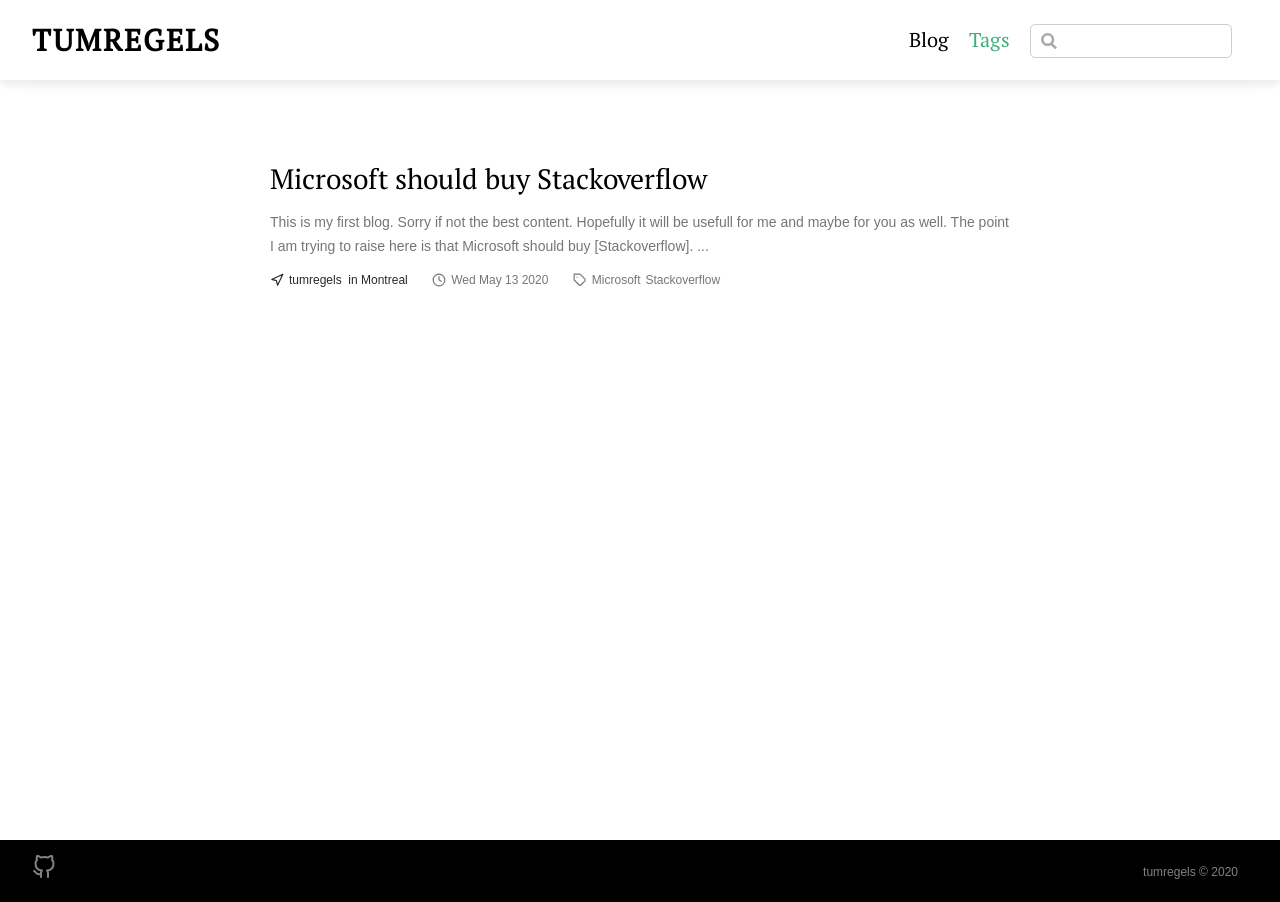
<file: tag/Microsoft/index.html>
<!DOCTYPE html>
<html lang="en-US">
  <head>
    <meta charset="utf-8">
    <meta name="viewport" content="width=device-width,initial-scale=1">
    <title>Microsoft Tag | Tumregels</title>
    <meta name="generator" content="VuePress 1.5.0">
    
    <meta name="description" content="">
    <link rel="preload" href="/assets/css/0.styles.de9a2444.css" as="style"><link rel="preload" href="/assets/js/app.ea7c1031.js" as="script"><link rel="preload" href="/assets/js/6.75d2868b.js" as="script"><link rel="preload" href="/assets/js/11.65a85fbf.js" as="script"><link rel="preload" href="/assets/js/4.ad2ac0f1.js" as="script"><link rel="prefetch" href="/assets/js/10.538908c0.js"><link rel="prefetch" href="/assets/js/12.b5ccdf2d.js"><link rel="prefetch" href="/assets/js/3.9ab3b6b1.js"><link rel="prefetch" href="/assets/js/5.3f13b56b.js"><link rel="prefetch" href="/assets/js/7.277407f0.js"><link rel="prefetch" href="/assets/js/8.9b62f118.js"><link rel="prefetch" href="/assets/js/9.3d2c4009.js"><link rel="prefetch" href="/assets/js/vuejs-paginate.7c4eb53d.js">
    <link rel="stylesheet" href="/assets/css/0.styles.de9a2444.css">
  </head>
  <body>
    <div id="app" data-server-rendered="true"><div id="vuepress-theme-blog__global-layout"><section id="header-wrapper"><header id="header"><div class="header-wrapper"><div class="title"><a href="/" class="nav-link home-link">Tumregels </a></div> <div class="header-right-wrap"><ul class="nav"><li class="nav-item"><a href="/" class="nav-link">Blog</a></li><li class="nav-item"><a href="/tag/" class="nav-link router-link-active">Tags</a></li></ul> <div class="search-box"><input aria-label="Search" autocomplete="off" spellcheck="false" value=""> <!----></div> <!----></div></div></header></section> <div id="mobile-header"><div class="mobile-header-bar"><div class="mobile-header-title"><a href="/" class="nav-link mobile-home-link">Tumregels </a> <svg xmlns="http://www.w3.org/2000/svg" width="24" height="24" viewBox="0 0 24 24" fill="none" stroke="currentColor" stroke-width="2" stroke-linecap="round" stroke-linejoin="round" class="feather feather-menu"><line x1="3" y1="12" x2="21" y2="12"></line><line x1="3" y1="6" x2="21" y2="6"></line><line x1="3" y1="18" x2="21" y2="18"></line></svg></div> <div class="mobile-menu-wrapper"><hr class="menu-divider"> <ul class="mobile-nav"><li class="mobile-nav-item"><a href="/" class="nav-link">Blog</a></li><li class="mobile-nav-item"><a href="/tag/" class="nav-link router-link-active">Tags</a></li> <li class="mobile-nav-item"><!----></li></ul></div></div></div> <div class="content-wrapper"><div><div id="base-list-layout"><div itemscope="itemscope" itemtype="http://schema.org/Blog" class="ui-posts"><article itemprop="blogPost" itemscope="itemscope" itemtype="https://schema.org/BlogPosting" class="ui-post"><meta itemprop="mainEntityOfPage" content="/2020/05/12/microsoft-buys-stackoverflow/"> <header itemprop="name headline" class="ui-post-title"><a href="/2020/05/12/microsoft-buys-stackoverflow/" class="nav-link">Microsoft should buy Stackoverflow</a></header> <p itemprop="description" class="ui-post-summary">
        This is my first blog. Sorry if not the best content.
Hopefully it will be usefull for me and maybe for you as well.

The point I am trying to raise here is that Microsoft should buy [Stackoverflow].
 ...
        </p> <footer><div itemprop="publisher author" itemtype="http://schema.org/Person" itemscope="itemscope" class="ui-post-meta ui-post-author"><svg xmlns="http://www.w3.org/2000/svg" width="24" height="24" viewBox="0 0 24 24" fill="none" stroke="currentColor" stroke-width="2" stroke-linecap="round" stroke-linejoin="round" class="feather feather-navigation"><polygon points="3 11 22 2 13 21 11 13 3 11"></polygon></svg> <span itemprop="name">tumregels</span> <span itemprop="address">
              in Montreal
          </span></div> <div class="ui-post-meta ui-post-date"><svg xmlns="http://www.w3.org/2000/svg" width="24" height="24" viewBox="0 0 24 24" fill="none" stroke="currentColor" stroke-width="2" stroke-linecap="round" stroke-linejoin="round" class="feather feather-clock"><circle cx="12" cy="12" r="10"></circle><polyline points="12 6 12 12 16 14"></polyline></svg> <time pubdate itemprop="datePublished" datetime="2020-05-13T00:00:00.000Z">
            Tue May 12 2020
          </time></div> <div itemprop="keywords" class="ui-post-meta ui-post-tag"><svg xmlns="http://www.w3.org/2000/svg" width="24" height="24" viewBox="0 0 24 24" fill="none" stroke="currentColor" stroke-width="2" stroke-linecap="round" stroke-linejoin="round" class="feather feather-tag"><path d="M20.59 13.41l-7.17 7.17a2 2 0 0 1-2.83 0L2 12V2h10l8.59 8.59a2 2 0 0 1 0 2.82z"></path><line x1="7" y1="7" x2="7" y2="7"></line></svg> <a href="/tag/Microsoft" class="router-link-exact-active router-link-active">
            Microsoft
          </a><a href="/tag/Stackoverflow">
            Stackoverflow
          </a></div></footer></article></div> <!----></div></div></div> <footer class="footer" data-v-fdbf4940><div class="footer-left-wrap" data-v-fdbf4940><ul class="contact" data-v-fdbf4940><li class="contact-item" data-v-fdbf4940><a href="https://github.com/tumregels" target="_blank" rel="noopener noreferrer" class="nav-link external" data-v-fdbf4940><svg xmlns="http://www.w3.org/2000/svg" width="24" height="24" viewBox="0 0 24 24" fill="none" stroke="currentColor" stroke-width="2" stroke-linecap="round" stroke-linejoin="round" class="feather feather-github" data-v-fdbf4940><path d="M9 19c-5 1.5-5-2.5-7-3m14 6v-3.87a3.37 3.37 0 0 0-.94-2.61c3.14-.35 6.44-1.54 6.44-7A5.44 5.44 0 0 0 20 4.77 5.07 5.07 0 0 0 19.91 1S18.73.65 16 2.48a13.38 13.38 0 0 0-7 0C6.27.65 5.09 1 5.09 1A5.07 5.07 0 0 0 5 4.77a5.44 5.44 0 0 0-1.5 3.78c0 5.42 3.3 6.61 6.44 7A3.37 3.37 0 0 0 9 18.13V22" data-v-fdbf4940></path></svg>
          
        </a></li></ul></div> <div class="footer-right-wrap" data-v-fdbf4940><ul class="copyright" data-v-fdbf4940><li class="copyright-item" data-v-fdbf4940><a href="/tag/Microsoft/.html" class="nav-link" data-v-fdbf4940>tumregels © 2020</a></li></ul></div></footer></div><div class="global-ui"></div></div>
    <script src="/assets/js/app.ea7c1031.js" defer></script><script src="/assets/js/6.75d2868b.js" defer></script><script src="/assets/js/11.65a85fbf.js" defer></script><script src="/assets/js/4.ad2ac0f1.js" defer></script>
  </body>
</html>
</file>
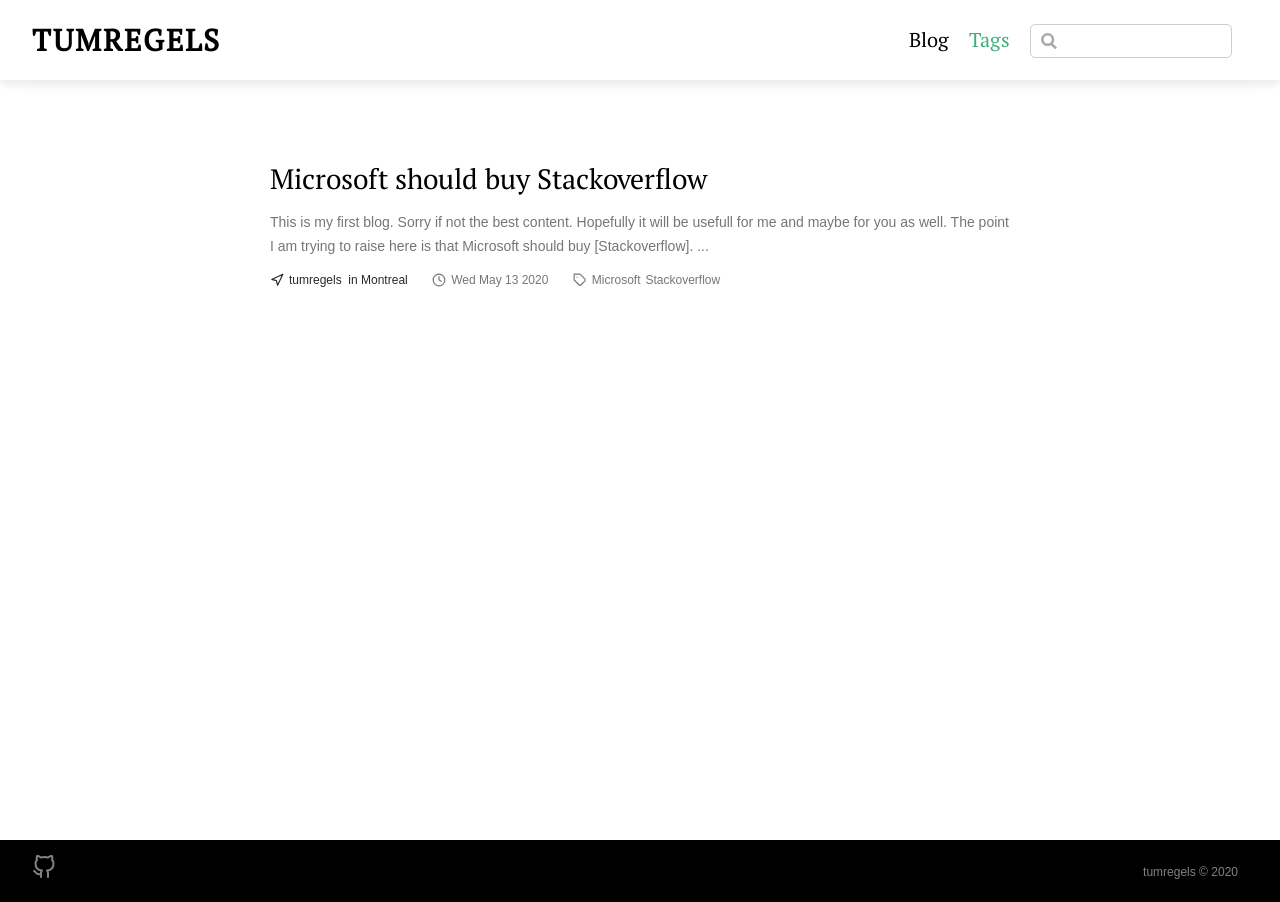
<file: tag/Stackoverflow/index.html>
<!DOCTYPE html>
<html lang="en-US">
  <head>
    <meta charset="utf-8">
    <meta name="viewport" content="width=device-width,initial-scale=1">
    <title>Stackoverflow Tag | Tumregels</title>
    <meta name="generator" content="VuePress 1.5.0">
    
    <meta name="description" content="">
    <link rel="preload" href="/assets/css/0.styles.de9a2444.css" as="style"><link rel="preload" href="/assets/js/app.ea7c1031.js" as="script"><link rel="preload" href="/assets/js/6.75d2868b.js" as="script"><link rel="preload" href="/assets/js/11.65a85fbf.js" as="script"><link rel="preload" href="/assets/js/4.ad2ac0f1.js" as="script"><link rel="prefetch" href="/assets/js/10.538908c0.js"><link rel="prefetch" href="/assets/js/12.b5ccdf2d.js"><link rel="prefetch" href="/assets/js/3.9ab3b6b1.js"><link rel="prefetch" href="/assets/js/5.3f13b56b.js"><link rel="prefetch" href="/assets/js/7.277407f0.js"><link rel="prefetch" href="/assets/js/8.9b62f118.js"><link rel="prefetch" href="/assets/js/9.3d2c4009.js"><link rel="prefetch" href="/assets/js/vuejs-paginate.7c4eb53d.js">
    <link rel="stylesheet" href="/assets/css/0.styles.de9a2444.css">
  </head>
  <body>
    <div id="app" data-server-rendered="true"><div id="vuepress-theme-blog__global-layout"><section id="header-wrapper"><header id="header"><div class="header-wrapper"><div class="title"><a href="/" class="nav-link home-link">Tumregels </a></div> <div class="header-right-wrap"><ul class="nav"><li class="nav-item"><a href="/" class="nav-link">Blog</a></li><li class="nav-item"><a href="/tag/" class="nav-link router-link-active">Tags</a></li></ul> <div class="search-box"><input aria-label="Search" autocomplete="off" spellcheck="false" value=""> <!----></div> <!----></div></div></header></section> <div id="mobile-header"><div class="mobile-header-bar"><div class="mobile-header-title"><a href="/" class="nav-link mobile-home-link">Tumregels </a> <svg xmlns="http://www.w3.org/2000/svg" width="24" height="24" viewBox="0 0 24 24" fill="none" stroke="currentColor" stroke-width="2" stroke-linecap="round" stroke-linejoin="round" class="feather feather-menu"><line x1="3" y1="12" x2="21" y2="12"></line><line x1="3" y1="6" x2="21" y2="6"></line><line x1="3" y1="18" x2="21" y2="18"></line></svg></div> <div class="mobile-menu-wrapper"><hr class="menu-divider"> <ul class="mobile-nav"><li class="mobile-nav-item"><a href="/" class="nav-link">Blog</a></li><li class="mobile-nav-item"><a href="/tag/" class="nav-link router-link-active">Tags</a></li> <li class="mobile-nav-item"><!----></li></ul></div></div></div> <div class="content-wrapper"><div><div id="base-list-layout"><div itemscope="itemscope" itemtype="http://schema.org/Blog" class="ui-posts"><article itemprop="blogPost" itemscope="itemscope" itemtype="https://schema.org/BlogPosting" class="ui-post"><meta itemprop="mainEntityOfPage" content="/2020/05/12/microsoft-buys-stackoverflow/"> <header itemprop="name headline" class="ui-post-title"><a href="/2020/05/12/microsoft-buys-stackoverflow/" class="nav-link">Microsoft should buy Stackoverflow</a></header> <p itemprop="description" class="ui-post-summary">
        This is my first blog. Sorry if not the best content.
Hopefully it will be usefull for me and maybe for you as well.

The point I am trying to raise here is that Microsoft should buy [Stackoverflow].
 ...
        </p> <footer><div itemprop="publisher author" itemtype="http://schema.org/Person" itemscope="itemscope" class="ui-post-meta ui-post-author"><svg xmlns="http://www.w3.org/2000/svg" width="24" height="24" viewBox="0 0 24 24" fill="none" stroke="currentColor" stroke-width="2" stroke-linecap="round" stroke-linejoin="round" class="feather feather-navigation"><polygon points="3 11 22 2 13 21 11 13 3 11"></polygon></svg> <span itemprop="name">tumregels</span> <span itemprop="address">
              in Montreal
          </span></div> <div class="ui-post-meta ui-post-date"><svg xmlns="http://www.w3.org/2000/svg" width="24" height="24" viewBox="0 0 24 24" fill="none" stroke="currentColor" stroke-width="2" stroke-linecap="round" stroke-linejoin="round" class="feather feather-clock"><circle cx="12" cy="12" r="10"></circle><polyline points="12 6 12 12 16 14"></polyline></svg> <time pubdate itemprop="datePublished" datetime="2020-05-13T00:00:00.000Z">
            Tue May 12 2020
          </time></div> <div itemprop="keywords" class="ui-post-meta ui-post-tag"><svg xmlns="http://www.w3.org/2000/svg" width="24" height="24" viewBox="0 0 24 24" fill="none" stroke="currentColor" stroke-width="2" stroke-linecap="round" stroke-linejoin="round" class="feather feather-tag"><path d="M20.59 13.41l-7.17 7.17a2 2 0 0 1-2.83 0L2 12V2h10l8.59 8.59a2 2 0 0 1 0 2.82z"></path><line x1="7" y1="7" x2="7" y2="7"></line></svg> <a href="/tag/Microsoft">
            Microsoft
          </a><a href="/tag/Stackoverflow" class="router-link-exact-active router-link-active">
            Stackoverflow
          </a></div></footer></article></div> <!----></div></div></div> <footer class="footer" data-v-fdbf4940><div class="footer-left-wrap" data-v-fdbf4940><ul class="contact" data-v-fdbf4940><li class="contact-item" data-v-fdbf4940><a href="https://github.com/tumregels" target="_blank" rel="noopener noreferrer" class="nav-link external" data-v-fdbf4940><svg xmlns="http://www.w3.org/2000/svg" width="24" height="24" viewBox="0 0 24 24" fill="none" stroke="currentColor" stroke-width="2" stroke-linecap="round" stroke-linejoin="round" class="feather feather-github" data-v-fdbf4940><path d="M9 19c-5 1.5-5-2.5-7-3m14 6v-3.87a3.37 3.37 0 0 0-.94-2.61c3.14-.35 6.44-1.54 6.44-7A5.44 5.44 0 0 0 20 4.77 5.07 5.07 0 0 0 19.91 1S18.73.65 16 2.48a13.38 13.38 0 0 0-7 0C6.27.65 5.09 1 5.09 1A5.07 5.07 0 0 0 5 4.77a5.44 5.44 0 0 0-1.5 3.78c0 5.42 3.3 6.61 6.44 7A3.37 3.37 0 0 0 9 18.13V22" data-v-fdbf4940></path></svg>
          
        </a></li></ul></div> <div class="footer-right-wrap" data-v-fdbf4940><ul class="copyright" data-v-fdbf4940><li class="copyright-item" data-v-fdbf4940><a href="/tag/Stackoverflow/.html" class="nav-link" data-v-fdbf4940>tumregels © 2020</a></li></ul></div></footer></div><div class="global-ui"></div></div>
    <script src="/assets/js/app.ea7c1031.js" defer></script><script src="/assets/js/6.75d2868b.js" defer></script><script src="/assets/js/11.65a85fbf.js" defer></script><script src="/assets/js/4.ad2ac0f1.js" defer></script>
  </body>
</html>
</file>
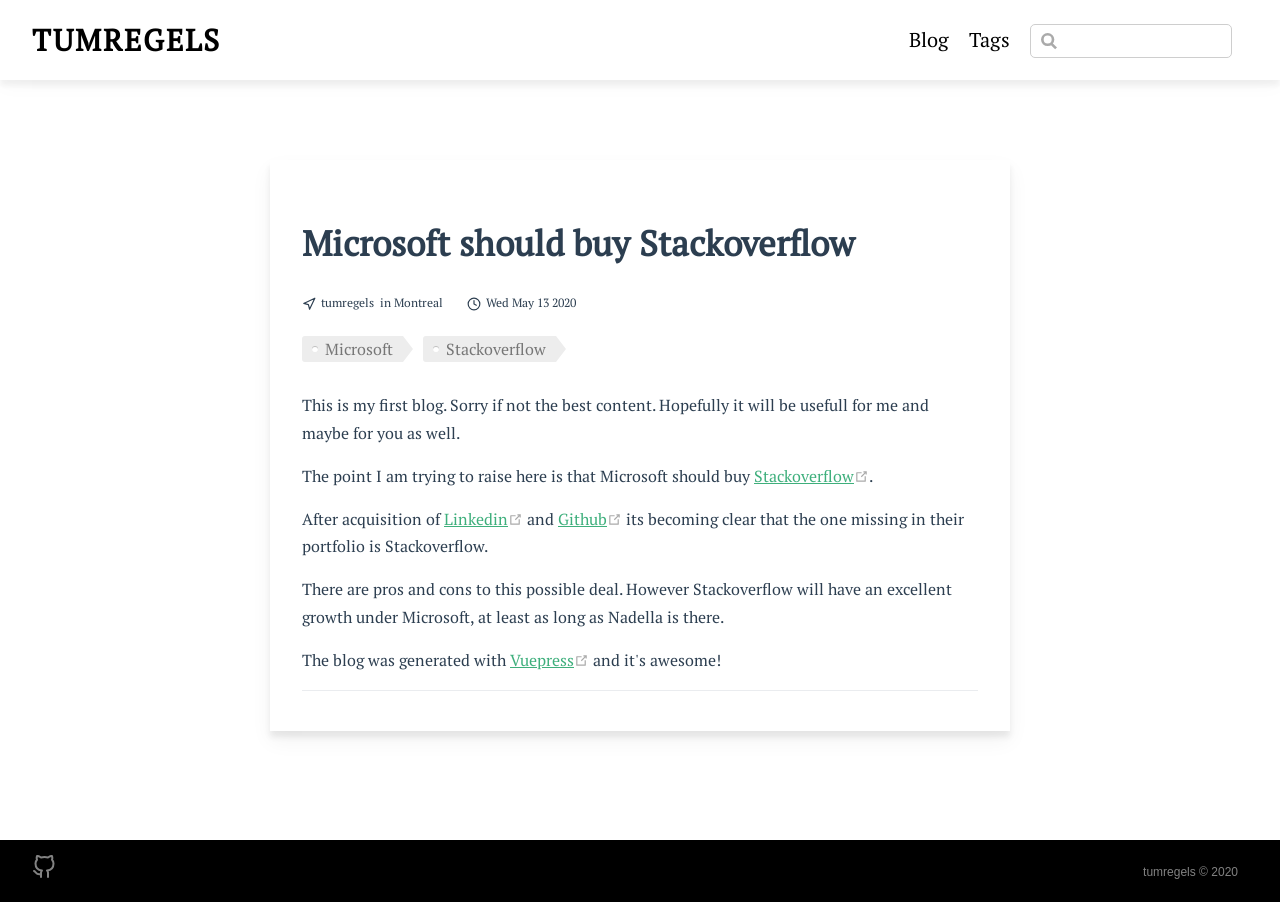
<file: 2020/05/12/microsoft-buys-stackoverflow/index.html>
<!DOCTYPE html>
<html lang="en-US">
  <head>
    <meta charset="utf-8">
    <meta name="viewport" content="width=device-width,initial-scale=1">
    <title>Microsoft should buy Stackoverflow | Tumregels</title>
    <meta name="generator" content="VuePress 1.5.0">
    
    <meta name="description" content="This is my first blog. Sorry if not the best content.
Hopefully it will be usefull for me and maybe for you as well.

The point I am trying to raise here is that Microsoft should buy [Stackoverflow].
 ...">
    <link rel="preload" href="/assets/css/0.styles.de9a2444.css" as="style"><link rel="preload" href="/assets/js/app.ea7c1031.js" as="script"><link rel="preload" href="/assets/js/6.75d2868b.js" as="script"><link rel="preload" href="/assets/js/3.9ab3b6b1.js" as="script"><link rel="preload" href="/assets/js/12.b5ccdf2d.js" as="script"><link rel="prefetch" href="/assets/js/10.538908c0.js"><link rel="prefetch" href="/assets/js/11.65a85fbf.js"><link rel="prefetch" href="/assets/js/4.ad2ac0f1.js"><link rel="prefetch" href="/assets/js/5.3f13b56b.js"><link rel="prefetch" href="/assets/js/7.277407f0.js"><link rel="prefetch" href="/assets/js/8.9b62f118.js"><link rel="prefetch" href="/assets/js/9.3d2c4009.js"><link rel="prefetch" href="/assets/js/vuejs-paginate.7c4eb53d.js">
    <link rel="stylesheet" href="/assets/css/0.styles.de9a2444.css">
  </head>
  <body>
    <div id="app" data-server-rendered="true"><div id="vuepress-theme-blog__global-layout"><section id="header-wrapper"><header id="header"><div class="header-wrapper"><div class="title"><a href="/" class="nav-link home-link">Tumregels </a></div> <div class="header-right-wrap"><ul class="nav"><li class="nav-item"><a href="/" class="nav-link">Blog</a></li><li class="nav-item"><a href="/tag/" class="nav-link">Tags</a></li></ul> <div class="search-box"><input aria-label="Search" autocomplete="off" spellcheck="false" value=""> <!----></div> <!----></div></div></header></section> <div id="mobile-header"><div class="mobile-header-bar"><div class="mobile-header-title"><a href="/" class="nav-link mobile-home-link">Tumregels </a> <svg xmlns="http://www.w3.org/2000/svg" width="24" height="24" viewBox="0 0 24 24" fill="none" stroke="currentColor" stroke-width="2" stroke-linecap="round" stroke-linejoin="round" class="feather feather-menu"><line x1="3" y1="12" x2="21" y2="12"></line><line x1="3" y1="6" x2="21" y2="6"></line><line x1="3" y1="18" x2="21" y2="18"></line></svg></div> <div class="mobile-menu-wrapper"><hr class="menu-divider"> <ul class="mobile-nav"><li class="mobile-nav-item"><a href="/" class="nav-link">Blog</a></li><li class="mobile-nav-item"><a href="/tag/" class="nav-link">Tags</a></li> <li class="mobile-nav-item"><!----></li></ul></div></div></div> <div class="content-wrapper"><div id="vuepress-theme-blog__post-layout"><article itemscope="itemscope" itemtype="https://schema.org/BlogPosting" class="vuepress-blog-theme-content"><header><h1 itemprop="name headline" class="post-title">
        Microsoft should buy Stackoverflow
      </h1> <div class="post-meta"><div itemprop="publisher author" itemtype="http://schema.org/Person" itemscope="itemscope" class="post-meta-author"><svg xmlns="http://www.w3.org/2000/svg" width="24" height="24" viewBox="0 0 24 24" fill="none" stroke="currentColor" stroke-width="2" stroke-linecap="round" stroke-linejoin="round" class="feather feather-navigation"><polygon points="3 11 22 2 13 21 11 13 3 11"></polygon></svg> <span itemprop="name">tumregels</span> <span itemprop="address">   in Montreal</span></div> <div class="post-meta-date"><svg xmlns="http://www.w3.org/2000/svg" width="24" height="24" viewBox="0 0 24 24" fill="none" stroke="currentColor" stroke-width="2" stroke-linecap="round" stroke-linejoin="round" class="feather feather-clock"><circle cx="12" cy="12" r="10"></circle><polyline points="12 6 12 12 16 14"></polyline></svg> <time pubdate itemprop="datePublished" datetime="2020-05-13T00:00:00.000Z">
      Tue May 12 2020
    </time></div> <ul itemprop="keywords" class="post-meta-tags"><li class="post-tag" data-v-d832e844><a href="/tag/Microsoft" data-v-d832e844> Microsoft </a></li><li class="post-tag" data-v-d832e844><a href="/tag/Stackoverflow" data-v-d832e844> Stackoverflow </a></li></ul></div></header> <div itemprop="articleBody" class="content__default"><p>This is my first blog. Sorry if not the best content.
Hopefully it will be usefull for me and maybe for you as well.</p> <p>The point I am trying to raise here is that Microsoft should buy <a href="https://stackoverflow.com/" target="_blank" rel="noopener noreferrer">Stackoverflow<svg xmlns="http://www.w3.org/2000/svg" aria-hidden="true" x="0px" y="0px" viewBox="0 0 100 100" width="15" height="15" class="icon outbound"><path fill="currentColor" d="M18.8,85.1h56l0,0c2.2,0,4-1.8,4-4v-32h-8v28h-48v-48h28v-8h-32l0,0c-2.2,0-4,1.8-4,4v56C14.8,83.3,16.6,85.1,18.8,85.1z"></path> <polygon fill="currentColor" points="45.7,48.7 51.3,54.3 77.2,28.5 77.2,37.2 85.2,37.2 85.2,14.9 62.8,14.9 62.8,22.9 71.5,22.9"></polygon></svg></a>.</p> <p>After acquisition of <a href="https://linkedin.com/" target="_blank" rel="noopener noreferrer">Linkedin<svg xmlns="http://www.w3.org/2000/svg" aria-hidden="true" x="0px" y="0px" viewBox="0 0 100 100" width="15" height="15" class="icon outbound"><path fill="currentColor" d="M18.8,85.1h56l0,0c2.2,0,4-1.8,4-4v-32h-8v28h-48v-48h28v-8h-32l0,0c-2.2,0-4,1.8-4,4v56C14.8,83.3,16.6,85.1,18.8,85.1z"></path> <polygon fill="currentColor" points="45.7,48.7 51.3,54.3 77.2,28.5 77.2,37.2 85.2,37.2 85.2,14.9 62.8,14.9 62.8,22.9 71.5,22.9"></polygon></svg></a> and <a href="https://github.com/" target="_blank" rel="noopener noreferrer">Github<svg xmlns="http://www.w3.org/2000/svg" aria-hidden="true" x="0px" y="0px" viewBox="0 0 100 100" width="15" height="15" class="icon outbound"><path fill="currentColor" d="M18.8,85.1h56l0,0c2.2,0,4-1.8,4-4v-32h-8v28h-48v-48h28v-8h-32l0,0c-2.2,0-4,1.8-4,4v56C14.8,83.3,16.6,85.1,18.8,85.1z"></path> <polygon fill="currentColor" points="45.7,48.7 51.3,54.3 77.2,28.5 77.2,37.2 85.2,37.2 85.2,14.9 62.8,14.9 62.8,22.9 71.5,22.9"></polygon></svg></a> its becoming clear that the one missing in their
portfolio is Stackoverflow.</p> <p>There are pros and cons to this possible deal. However Stackoverflow will have an excellent growth under Microsoft,
at least as long as Nadella is there.</p> <p>The blog was generated with <a href="https://github.com/vuejs/vuepres" target="_blank" rel="noopener noreferrer">Vuepress<svg xmlns="http://www.w3.org/2000/svg" aria-hidden="true" x="0px" y="0px" viewBox="0 0 100 100" width="15" height="15" class="icon outbound"><path fill="currentColor" d="M18.8,85.1h56l0,0c2.2,0,4-1.8,4-4v-32h-8v28h-48v-48h28v-8h-32l0,0c-2.2,0-4,1.8-4,4v56C14.8,83.3,16.6,85.1,18.8,85.1z"></path> <polygon fill="currentColor" points="45.7,48.7 51.3,54.3 77.2,28.5 77.2,37.2 85.2,37.2 85.2,14.9 62.8,14.9 62.8,22.9 71.5,22.9"></polygon></svg></a> and it's awesome!</p></div> <footer><!----> <hr> <!----></footer></article> <!----></div></div> <footer class="footer" data-v-fdbf4940><div class="footer-left-wrap" data-v-fdbf4940><ul class="contact" data-v-fdbf4940><li class="contact-item" data-v-fdbf4940><a href="https://github.com/tumregels" target="_blank" rel="noopener noreferrer" class="nav-link external" data-v-fdbf4940><svg xmlns="http://www.w3.org/2000/svg" width="24" height="24" viewBox="0 0 24 24" fill="none" stroke="currentColor" stroke-width="2" stroke-linecap="round" stroke-linejoin="round" class="feather feather-github" data-v-fdbf4940><path d="M9 19c-5 1.5-5-2.5-7-3m14 6v-3.87a3.37 3.37 0 0 0-.94-2.61c3.14-.35 6.44-1.54 6.44-7A5.44 5.44 0 0 0 20 4.77 5.07 5.07 0 0 0 19.91 1S18.73.65 16 2.48a13.38 13.38 0 0 0-7 0C6.27.65 5.09 1 5.09 1A5.07 5.07 0 0 0 5 4.77a5.44 5.44 0 0 0-1.5 3.78c0 5.42 3.3 6.61 6.44 7A3.37 3.37 0 0 0 9 18.13V22" data-v-fdbf4940></path></svg>
          
        </a></li></ul></div> <div class="footer-right-wrap" data-v-fdbf4940><ul class="copyright" data-v-fdbf4940><li class="copyright-item" data-v-fdbf4940><a href="/2020/05/12/microsoft-buys-stackoverflow/.html" class="nav-link" data-v-fdbf4940>tumregels © 2020</a></li></ul></div></footer></div><div class="global-ui"></div></div>
    <script src="/assets/js/app.ea7c1031.js" defer></script><script src="/assets/js/6.75d2868b.js" defer></script><script src="/assets/js/3.9ab3b6b1.js" defer></script><script src="/assets/js/12.b5ccdf2d.js" defer></script>
  </body>
</html>
</file>
<file: assets/css/0.styles.de9a2444.css>
.medium-zoom-overlay{z-index:100}.medium-zoom-overlay~img{z-index:101}.search-box{display:inline-block;position:relative;margin-right:1rem}.search-box input{cursor:text;width:10rem;height:2rem;color:#4e6e8e;display:inline-block;border:1px solid #cfd4db;border-radius:2rem;font-size:.9rem;line-height:2rem;padding:0 .5rem 0 2rem;outline:none;transition:all .2s ease;background:#fff url(/assets/img/search.83621669.svg) .6rem .5rem no-repeat;background-size:1rem}.search-box input:focus{cursor:auto;border-color:#3eaf7c}.search-box .suggestions{background:#fff;width:20rem;position:absolute;top:1.5rem;border:1px solid #cfd4db;border-radius:6px;padding:.4rem;list-style-type:none}.search-box .suggestions.align-right{right:0}.search-box .suggestion{line-height:1.4;padding:.4rem .6rem;border-radius:4px;cursor:pointer}.search-box .suggestion a{white-space:normal;color:#5d82a6}.search-box .suggestion a .page-title{font-weight:600}.search-box .suggestion a .header{font-size:.9em;margin-left:.25em}.search-box .suggestion.focused{background-color:#f3f4f5}.search-box .suggestion.focused a{color:#3eaf7c}@media (max-width:959px){.search-box input{cursor:pointer;width:0;border-color:transparent;position:relative}.search-box input:focus{cursor:text;left:0;width:10rem}}@media (-ms-high-contrast:none){.search-box input{height:2rem}}@media (max-width:959px) and (min-width:719px){.search-box .suggestions{left:0}}@media (max-width:719px){.search-box{margin-right:0}.search-box input{left:1rem}.search-box .suggestions{right:0}}@media (max-width:419px){.search-box .suggestions{width:calc(100vw - 4rem)}.search-box input:focus{width:8rem}}.feed{display:flex;align-items:center;color:inherit}.feed:hover{color:#3eaf7c}#header{z-index:12;position:fixed;top:0;width:100vw;height:80px;box-sizing:border-box;background-color:#fff;padding:20px 32px;margin:auto;box-shadow:0 5px 20px rgba(0,0,0,.03),0 6px 6px rgba(0,0,0,.05);transition:all 1s cubic-bezier(.25,.8,.25,1)}#header ol,#header ul{list-style:none;margin:0;padding:0}#header:hover{box-shadow:0 5px 20px rgba(0,0,0,.08),0 6px 6px rgba(0,0,0,.1)}.header-wrapper{display:flex;line-height:40px;height:40px}.header-wrapper .title{font-size:30px;margin:0;letter-spacing:2px;display:block;text-transform:uppercase}.header-wrapper .title a{color:#000;font-weight:700;font-family:PT Serif,Serif;text-decoration:none}.header-wrapper .header-right-wrap{flex:1;display:flex;justify-content:flex-end;align-items:center}.header-wrapper .header-right-wrap .nav{flex:0 0 auto;display:flex;margin:0}.header-wrapper .header-right-wrap .nav .nav-item{margin-left:20px}.header-wrapper .header-right-wrap .nav .nav-item a{font-family:PT Serif,Serif;font-size:20px;text-decoration:none;transition:color .3s}.header-wrapper .header-right-wrap .search-box{font-family:PT Serif,Serif;margin-left:20px}.header-wrapper .header-right-wrap .search-box input{border-radius:5px;transition:all .5s;border:1px solid #cecece}.header-wrapper .header-right-wrap .search-box input:hover{border:1px solid #3eaf7c;box-shadow:0 0 5px #3eaf7c}.header-wrapper .header-right-wrap .search-box .suggestions{border:1px solid #000;top:40px;right:0}.header-wrapper .header-right-wrap .search-box .suggestions a{color:#000;text-decoration:none}.header-wrapper .header-right-wrap .search-box .suggestions a.focused{color:#3eaf7c}@media (max-width:719px){#header{display:none}.header-wrapper{flex-direction:column}.header-wrapper .header-right-wrap{display:none}}.mobile-header-bar{font-family:PT Serif,Serif;z-index:12;position:fixed;top:0;width:100vw;box-sizing:border-box;background-color:#fff;margin:auto;box-shadow:0 5px 20px rgba(0,0,0,.03),0 6px 6px rgba(0,0,0,.05);transition:all 1s cubic-bezier(.25,.8,.25,1)}#mobile-header .mobile-header-title{display:flex;align-items:center;justify-content:space-between;padding:1.2em}#mobile-header .mobile-header-title .mobile-home-link{text-decoration:none;text-transform:uppercase;font-family:PT Serif,Serif;color:#222;font-weight:700}.mobile-nav-item{padding:10px 0;list-style:none}.mobile-nav-item a{text-decoration:none}.menu-divider{margin:0}.mobile-menu-wrapper{max-height:0;overflow:hidden;transition:.3s ease;background-color:#fff}.mobile-menu-wrapper.open{max-height:450px;transition:.3s ease}@media (min-width:719px){#mobile-header{display:none}}ol[data-v-fdbf4940],ul[data-v-fdbf4940]{list-style:none;margin:0;padding:0}.footer[data-v-fdbf4940]{min-height:60px;box-sizing:border-box;background-color:#000;display:flex;padding:15px 32px}.footer .footer-left-wrap[data-v-fdbf4940]{line-height:30px;flex:1;display:flex}.footer .footer-left-wrap .contact[data-v-fdbf4940]{display:flex;flex-wrap:wrap;justify-content:center}.footer .footer-left-wrap .contact .contact-item[data-v-fdbf4940]{margin-right:10px}.footer .footer-left-wrap .contact .contact-item a[data-v-fdbf4940]{font-size:12px;color:#828282;text-decoration:none;transition:color .3s}.footer .footer-left-wrap .contact .contact-item a[data-v-fdbf4940]:hover{color:#fff}.footer .footer-right-wrap[data-v-fdbf4940]{flex:1;display:flex;align-items:center;justify-content:center}@media (min-width:959px){.footer .footer-right-wrap[data-v-fdbf4940]{justify-content:flex-end}}.footer .footer-right-wrap .copyright[data-v-fdbf4940]{display:flex;justify-content:flex-end}.footer .footer-right-wrap .copyright .copyright-item[data-v-fdbf4940]{flex:0 0 auto;padding:0 10px;position:relative;line-height:12px;border-right:1px solid #828282}.footer .footer-right-wrap .copyright .copyright-item[data-v-fdbf4940]:last-child{border-right:none}.footer .footer-right-wrap .copyright .copyright-item a[data-v-fdbf4940]{font-size:12px;color:#828282;text-decoration:none;transition:color .3s}.footer .footer-right-wrap .copyright .copyright-item a[data-v-fdbf4940]:hover{color:hsla(0,0%,100%,.9)}@media (max-width:719px){.footer[data-v-fdbf4940]{min-height:100px;flex-direction:column}.footer .footer-left-wrap[data-v-fdbf4940]{align-items:center;justify-content:center}.footer .footer-right-wrap .copyright[data-v-fdbf4940]{display:block}.footer .footer-right-wrap .copyright .copyright-item[data-v-fdbf4940]{line-height:1;border-right:none;text-align:center}}#vuepress-theme-blog__global-layout{word-wrap:break-word}.content-wrapper{padding:160px 15px 80px;min-height:calc(100vh - 300px);max-width:740px;margin:0 auto}@media (max-width:719px){.content-wrapper{padding:100px 15px 20px;min-height:calc(100vh - 180px)}}code[class*=language-],pre[class*=language-]{color:#f8f8f2;background:none;text-shadow:0 1px rgba(0,0,0,.3);font-family:Consolas,Monaco,Andale Mono,Ubuntu Mono,monospace;font-size:1em;text-align:left;white-space:pre;word-spacing:normal;word-break:normal;word-wrap:normal;line-height:1.5;-moz-tab-size:4;-o-tab-size:4;tab-size:4;-webkit-hyphens:none;-ms-hyphens:none;hyphens:none}pre[class*=language-]{padding:1em;margin:.5em 0;overflow:auto;border-radius:.3em}:not(pre)>code[class*=language-],pre[class*=language-]{background:#272822}:not(pre)>code[class*=language-]{padding:.1em;border-radius:.3em;white-space:normal}.token.cdata,.token.comment,.token.doctype,.token.prolog{color:#708090}.token.punctuation{color:#f8f8f2}.token.namespace{opacity:.7}.token.constant,.token.deleted,.token.property,.token.symbol,.token.tag{color:#f92672}.token.boolean,.token.number{color:#ae81ff}.token.attr-name,.token.builtin,.token.char,.token.inserted,.token.selector,.token.string{color:#a6e22e}.language-css .token.string,.style .token.string,.token.entity,.token.operator,.token.url,.token.variable{color:#f8f8f2}.token.atrule,.token.attr-value,.token.class-name,.token.function{color:#e6db74}.token.keyword{color:#66d9ef}.token.important,.token.regex{color:#fd971f}.token.bold,.token.important{font-weight:700}.token.italic{font-style:italic}.token.entity{cursor:help}@font-face{font-family:"PT Serif";font-style:normal;font-weight:400;font-display:swap;src:local("PT Serif"),local("PTSerif-Regular"),url(/assets/fonts/EJRVQgYoZZY2vCFuvAFbzr-_dSb_nco.9738e026.woff2) format("woff2");unicode-range:U+0460-052f,U+1c80-1c88,U+20b4,U+2de0-2dff,U+a640-a69f,U+fe2e-fe2f}@font-face{font-family:"PT Serif";font-style:normal;font-weight:400;font-display:swap;src:local("PT Serif"),local("PTSerif-Regular"),url([data-uri]) format("woff2");unicode-range:U+0400-045f,U+0490-0491,U+04b0-04b1,U+2116}@font-face{font-family:"PT Serif";font-style:normal;font-weight:400;font-display:swap;src:local("PT Serif"),local("PTSerif-Regular"),url([data-uri]) format("woff2");unicode-range:U+0100-024f,U+0259,U+1e??,U+2020,U+20a0-20ab,U+20ad-20cf,U+2113,U+2c60-2c7f,U+a720-a7ff}@font-face{font-family:"PT Serif";font-style:normal;font-weight:400;font-display:swap;src:local("PT Serif"),local("PTSerif-Regular"),url(/assets/fonts/EJRVQgYoZZY2vCFuvAFWzr-_dSb_.b450bfca.woff2) format("woff2");unicode-range:U+00??,U+0131,U+0152-0153,U+02bb-02bc,U+02c6,U+02da,U+02dc,U+2000-206f,U+2074,U+20ac,U+2122,U+2191,U+2193,U+2212,U+2215,U+feff,U+fffd}.content__default code{color:#476582;padding:.1rem .4rem;margin:.1rem;font-size:.85em;background-color:rgba(27,31,35,.05);border-radius:15px}.content__default code .token.deleted{color:#ec5975}.content__default code .token.inserted{color:#3eaf7c}.content__default pre,.content__default pre[class*=language-]{line-height:1.4;padding:1.25rem 1.5rem;margin:.85rem 0;background-color:#282c34;border-radius:6px;overflow:auto}.content__default pre[class*=language-] code,.content__default pre code{color:#fff;padding:0;background-color:transparent;border-radius:0}div[class*=language-]{position:relative;background-color:#282c34;border-radius:6px}div[class*=language-] .highlight-lines{-webkit-user-select:none;-ms-user-select:none;user-select:none;padding-top:1.3rem;position:absolute;top:0;left:0;width:100%;line-height:1.4}div[class*=language-] .highlight-lines .highlighted{background-color:hsla(0,0%,100%,.2)}div[class*=language-] pre,div[class*=language-] pre[class*=language-]{background:transparent;position:relative;z-index:1}div[class*=language-]:before{position:absolute;z-index:3;top:.8em;right:1em;font-size:.75rem;color:hsla(0,0%,100%,.4)}div[class*=language-]:not(.line-numbers-mode) .line-numbers-wrapper{display:none}div[class*=language-].line-numbers-mode .highlight-lines .highlighted{position:relative}div[class*=language-].line-numbers-mode .highlight-lines .highlighted:before{content:" ";position:absolute;z-index:3;left:0;top:0;display:block;width:3.5rem;height:100%;background-color:rgba(0,0,0,.66)}div[class*=language-].line-numbers-mode pre{padding-left:4.5rem;vertical-align:middle}div[class*=language-].line-numbers-mode .line-numbers-wrapper{position:absolute;top:0;width:3.5rem;text-align:center;color:hsla(0,0%,100%,.3);padding:1.25rem 0;line-height:1.4}div[class*=language-].line-numbers-mode .line-numbers-wrapper br{-webkit-user-select:none;-ms-user-select:none;user-select:none}div[class*=language-].line-numbers-mode .line-numbers-wrapper .line-number{position:relative;z-index:4;-webkit-user-select:none;-ms-user-select:none;user-select:none;font-size:.85em}div[class*=language-].line-numbers-mode:after{content:"";position:absolute;z-index:2;top:0;left:0;width:3.5rem;height:100%;border-radius:6px 0 0 6px;border-right:1px solid rgba(0,0,0,.66);background-color:#282c34}div[class~=language-js]:before{content:"js"}div[class~=language-ts]:before{content:"ts"}div[class~=language-html]:before{content:"html"}div[class~=language-md]:before{content:"md"}div[class~=language-vue]:before{content:"vue"}div[class~=language-css]:before{content:"css"}div[class~=language-sass]:before{content:"sass"}div[class~=language-scss]:before{content:"scss"}div[class~=language-less]:before{content:"less"}div[class~=language-stylus]:before{content:"stylus"}div[class~=language-go]:before{content:"go"}div[class~=language-java]:before{content:"java"}div[class~=language-c]:before{content:"c"}div[class~=language-sh]:before{content:"sh"}div[class~=language-yaml]:before{content:"yaml"}div[class~=language-py]:before{content:"py"}div[class~=language-docker]:before{content:"docker"}div[class~=language-dockerfile]:before{content:"dockerfile"}div[class~=language-makefile]:before{content:"makefile"}div[class~=language-javascript]:before{content:"js"}div[class~=language-typescript]:before{content:"ts"}div[class~=language-markup]:before{content:"html"}div[class~=language-markdown]:before{content:"md"}div[class~=language-json]:before{content:"json"}div[class~=language-ruby]:before{content:"rb"}div[class~=language-python]:before{content:"py"}div[class~=language-bash]:before{content:"sh"}div[class~=language-php]:before{content:"php"}.global-ui .sw-update-popup{border-color:#3eaf7c;color:#3eaf7c;border-radius:10px}.global-ui .sw-update-popup button{background:#d05dd2;color:#fff;border-radius:5px;border:none}body,html{padding:0;margin:0}body{font-family:-apple-system,BlinkMacSystemFont,Segoe UI,Roboto,Oxygen,Ubuntu,Cantarell,Fira Sans,Droid Sans,Helvetica Neue,sans-serif;-webkit-font-smoothing:antialiased;-moz-osx-font-smoothing:grayscale;font-size:16px;color:#2c3e50;background-color:#fff}.content__default:not(.custom) a:hover{text-decoration:underline}.content__default:not(.custom) p.demo{padding:1rem 1.5rem;border:1px solid #ddd;border-radius:4px}.content__default:not(.custom) img{max-width:100%}.content__default.custom{padding:0;margin:0}.content__default.custom img{max-width:100%}a{font-weight:500;color:#3eaf7c;text-decoration:underline}a:hover{color:#328c63}p a code{font-weight:400;color:#3eaf7c}kbd{background:#eee;border:.15rem solid #ddd;border-bottom:.25rem solid #ddd;border-radius:.15rem;padding:0 .15em}blockquote{font-size:.9rem;color:#1f573e;border-left:3px solid #3eaf7c;margin:.5rem 0;padding:.25rem 0 .25rem 1rem}blockquote>p{margin:0}ol,ul{padding-left:1.2em}strong{font-weight:600}h1,h2,h3,h4,h5,h6{font-weight:600;line-height:1.25;font-family:PT Serif,Serif}.content__default:not(.custom)>h1,.content__default:not(.custom)>h2,.content__default:not(.custom)>h3,.content__default:not(.custom)>h4,.content__default:not(.custom)>h5,.content__default:not(.custom)>h6{margin-top:calc(.5rem - 80px);padding-top:calc(80px + 1rem);margin-bottom:0}h1:hover .header-anchor,h2:hover .header-anchor,h3:hover .header-anchor,h4:hover .header-anchor,h5:hover .header-anchor,h6:hover .header-anchor{opacity:1}h1{font-size:2.2rem}h2{font-size:1.65rem;padding-bottom:.3rem;border-bottom:1px solid #eaecef}h3{font-size:1.35rem}a.header-anchor{font-size:.85em;float:left;margin-left:-.87em;padding-right:.23em;margin-top:.125em;opacity:0}a.header-anchor:hover{text-decoration:none}.line-number,code,kbd{font-family:source-code-pro,Menlo,Monaco,Consolas,Courier New,monospace}ol,p,ul{line-height:1.7}hr{border:0;border-top:1px solid #eaecef}table{border-collapse:collapse;margin:1rem 0;display:block;overflow-x:auto}tr{border-top:1px solid #dfe2e5}tr:nth-child(2n){background-color:#f6f8fa}td,th{border:1px solid #dfe2e5;padding:.6em 1em}@media (max-width:719px){.content__default:not(.custom)>h1:first-child{padding-top:2rem}}@media (max-width:419px){h1{font-size:1.9rem}.content__default div[class*=language-]{margin:.85rem -1.5rem;border-radius:0}}#nprogress{pointer-events:none}#nprogress .bar{background:#3eaf7c;position:fixed;z-index:1031;top:0;left:0;width:100%;height:2px}#nprogress .peg{display:block;position:absolute;right:0;width:100px;height:100%;box-shadow:0 0 10px #3eaf7c,0 0 5px #3eaf7c;opacity:1;transform:rotate(3deg) translateY(-4px)}#nprogress .spinner{display:block;position:fixed;z-index:1031;top:15px;right:15px}#nprogress .spinner-icon{width:18px;height:18px;box-sizing:border-box;border-color:#3eaf7c transparent transparent #3eaf7c;border-style:solid;border-width:2px;border-radius:50%;-webkit-animation:nprogress-spinner .4s linear infinite;animation:nprogress-spinner .4s linear infinite}.nprogress-custom-parent{overflow:hidden;position:relative}.nprogress-custom-parent #nprogress .bar,.nprogress-custom-parent #nprogress .spinner{position:absolute}@-webkit-keyframes nprogress-spinner{0%{transform:rotate(0deg)}to{transform:rotate(1turn)}}@keyframes nprogress-spinner{0%{transform:rotate(0deg)}to{transform:rotate(1turn)}}.icon.outbound{color:#aaa;display:inline-block;vertical-align:middle;position:relative;top:-1px}.sticker{position:fixed}.sticker.stick-float{top:auto;position:absolute}.table-of-contents{display:none!important}.vuepress-toc{position:fixed;display:none;max-height:100vh;max-width:220px;overflow-y:auto;padding-top:5rem;top:0;right:10px;box-sizing:border-box;z-index:0}.vuepress-toc .vuepress-toc-item{position:relative;padding:.1rem .6rem .1rem 1.5rem;line-height:1.5rem;border-left:1px solid rgba(0,0,0,.08);overflow:hidden}.vuepress-toc .vuepress-toc-item a{display:block;color:#2c3e50;width:100%;box-sizing:border-box;font-size:12px;font-weight:400;text-decoration:none;transition:color .3s;overflow:hidden;text-overflow:ellipsis;white-space:nowrap}.vuepress-toc .vuepress-toc-item.active{border-left-color:#3eaf7c}.vuepress-toc .vuepress-toc-item.active a,.vuepress-toc .vuepress-toc-item:hover a{color:#3eaf7c}.vuepress-toc .vuepress-toc-h3 a{padding-left:1rem}.vuepress-toc .vuepress-toc-h4 a{padding-left:2rem}.vuepress-toc .vuepress-toc-h5 a{padding-left:3rem}.vuepress-toc .vuepress-toc-h6 a{padding-left:4rem}@media (min-width:1300px){.vuepress-toc{display:block}}.post-tag[data-v-d832e844]{background-color:#ededed;border-radius:3px 0 0 3px;height:26px;padding:0 20px 0 23px;position:relative;cursor:pointer}.post-tag[data-v-d832e844]:not(:last-child){margin-right:10px}.post-tag a[data-v-d832e844]{color:#767676;text-decoration:none;transition:color .2s}.post-tag[data-v-d832e844]:before{position:absolute;left:10px;top:10px;background:#fff;border-radius:50%;box-shadow:inset 0 1px rgba(0,0,0,.25);content:"";height:6px;width:6px}.post-tag[data-v-d832e844]:after{position:absolute;right:0;top:0;background:#fff;border-bottom:13px solid transparent;border-left:10px solid #ededed;border-top:13px solid transparent;content:""}.post-tag[data-v-d832e844]:hover{background-color:#3eaf7c}.post-tag[data-v-d832e844]:hover:after{border-left-color:#3eaf7c}.post-tag:hover a[data-v-d832e844]{color:#fff}.post-meta-tags{display:flex;flex-wrap:wrap;list-style:none;overflow:hidden;padding:0;margin:20px 0}.post-meta-tags>li{margin-bottom:10px}.post-meta>div{display:inline-flex;line-height:12px;font-size:12px;margin-right:20px}.post-meta svg{margin-right:5px;width:14px;height:14px}.pagination{display:inline-block;padding-left:0;margin:20px 0;border-radius:4px}.pagination>li{display:inline;outline:none}.pagination>li>a,.pagination>li>span{transition:color .2s,background-color .2s;outline:none;position:relative;float:left;padding:6px 12px;margin-left:-1px;line-height:1.42857143;color:#3eaf7c;text-decoration:none;background-color:#fff;border:1px solid #ddd}.pagination>li:first-child>a,.pagination>li:first-child>span{margin-left:0;border-top-left-radius:4px;border-bottom-left-radius:4px}.pagination>li:last-child>a,.pagination>li:last-child>span{border-top-right-radius:4px;border-bottom-right-radius:4px}.pagination>li>a:focus,.pagination>li>a:hover,.pagination>li>span:focus,.pagination>li>span:hover{z-index:3;color:#3eaf7c;background-color:#eee;border-color:#ddd}.pagination>.active>a,.pagination>.active>a:focus,.pagination>.active>a:hover,.pagination>.active>span,.pagination>.active>span:focus,.pagination>.active>span:hover{z-index:2;color:#fff;cursor:default;background-color:#3eaf7c;border-color:#3eaf7c}.pagination>.disabled>a,.pagination>.disabled>a:focus,.pagination>.disabled>a:hover,.pagination>.disabled>span,.pagination>.disabled>span:focus,.pagination>.disabled>span:hover{color:#ddd;cursor:not-allowed;background-color:#fff;border-color:#ddd}.pagination-lg>li>a,.pagination-lg>li>span{padding:10px 16px;font-size:18px;line-height:1.3333333}.pagination-lg>li:first-child>a,.pagination-lg>li:first-child>span{border-top-left-radius:6px;border-bottom-left-radius:6px}.pagination-lg>li:last-child>a,.pagination-lg>li:last-child>span{border-top-right-radius:6px;border-bottom-right-radius:6px}.pagination-sm>li>a,.pagination-sm>li>span{padding:5px 10px;font-size:12px;line-height:1.5}.pagination-sm>li:first-child>a,.pagination-sm>li:first-child>span{border-top-left-radius:3px;border-bottom-left-radius:3px}.pagination-sm>li:last-child>a,.pagination-sm>li:last-child>span{border-top-right-radius:3px;border-bottom-right-radius:3px}.simple-pagination a{margin-right:20px;color:#000;height:38px;line-height:38px;transition:all .3s ease;position:relative;overflow:hidden;display:inline-block;background:#fff;padding:0 15px;text-decoration:none;border:1px solid #000;border-radius:5px;transition:all .5s}.simple-pagination a:hover{color:#fff;border:1px solid #3eaf7c;background-color:#3eaf7c}.vuepress-blog-theme-content{max-width:740px;margin:0 auto;background-color:#fff}@media (min-width:959px){.vuepress-blog-theme-content{padding:2rem}}@media (max-width:419px){.vuepress-blog-theme-content{padding:1.5rem}}.vuepress-blog-theme-content{font-size:16px;letter-spacing:0;font-family:PT Serif,Serif;color:#2c3e50;position:relative}@media (min-width:959px){.vuepress-blog-theme-content{box-shadow:0 10px 20px rgba(0,0,0,.05),0 6px 6px rgba(0,0,0,.07)}}.vuepress-blog-theme-content .post-title{padding-top:0}@media (max-width:719px){.vuepress-blog-theme-content{padding-top:0}.post-title{margin-top:0}}.common-layout .content-wrapper{padding-bottom:80px}.ui-post{padding-bottom:25px;margin-bottom:25px;border-bottom:1px solid #eaecef}.ui-post:last-child{border-bottom:0;margin-bottom:0}.ui-post-title{font-family:PT Serif,Serif;font-size:28px;border-bottom:0}.ui-post-title a{cursor:pointer;color:#000;transition:all .2s;text-decoration:none}.ui-post-title a:hover{text-decoration:underline}.ui-post-summary{font-size:14px;color:rgba(0,0,0,.54);font-weight:200}.ui-post-meta{display:inline-flex;align-items:center;font-size:12px;line-height:12px}.ui-post-meta:not(:last-child){margin-bottom:3px;margin-right:20px}.ui-post-meta svg{margin-right:5px;width:14px;height:14px}@media (max-width:719px){.ui-post-meta{display:flex}.ui-post-meta:not(:last-child){margin-bottom:10px}}.ui-post-author{color:rgba(0,0,0,.84);font-weight:400}.ui-post-date,.ui-post-tag{color:rgba(0,0,0,.54);font-weight:200}.ui-post-tag a{color:inherit;font-weight:200;text-decoration:none;margin-right:5px}.ui-post-tag a:hover{color:#3eaf7c}.blog-tag{display:inline-flex;align-items:center;height:45px;word-break:break-word;font-size:20px;margin-right:20px;margin-bottom:20px;padding:0 15px;border-radius:5px;font-weight:300;text-align:left;box-sizing:border-box;transition:background-color .3s;color:#000;border:1px solid #000;text-decoration:none;transition:all .5s}.blog-tag:hover{color:#3eaf7c!important;border:1px solid #3eaf7c;box-shadow:0 0 5px #3eaf7c}@media screen and (max-width:768px){.blog-tag{font-size:14px;padding:3px 10px;margin-right:10px;margin-bottom:10px}}.blog-tags{width:66%}@media screen and (max-width:1000px){.blog-tags{width:90%}}.nav-link{color:#000}.nav-link.router-link-active,.nav-link:hover{color:#3eaf7c}.newsletter{text-align:center;width:100%;font-size:1rem;color:#2c3e50}.newsletter__wrap{margin:1.5rem auto;padding:1.8rem 2.3rem;border-radius:3px;box-sizing:border-box;max-width:420px;background:#f8f8f8}.newsletter__title{font-size:1.7rem}.newsletter__content{margin-top:1.5rem;margin-bottom:1.5rem;line-height:1.7rem}.newsletter__input{border:1px solid #eaecef;padding:.6rem 1.2rem;border-radius:3px;margin-bottom:.8rem}.newsletter__button,.newsletter__input{font-size:inherit;width:100%;box-sizing:border-box;outline:none}.newsletter__button{border:none;cursor:pointer;background:#3eaf7c;color:#fff;padding:.6rem 1.8rem;border-radius:3px}.newsletter .newsletter__wrap{background-color:#f8f8f8;max-width:none}.newsletter .newsletter__fields{display:grid;grid-template-columns:1fr 1fr;grid-gap:10px}.newsletter .newsletter__input{margin-bottom:0}.newsletter .newsletter__button{transition:box-shadow .2s ease,transform .2s ease}.newsletter .newsletter__button:hover{box-shadow:1px 1px 5px rgba(0,0,0,.6);transform:translateY(-2px)}@media (max-width:719px){.newsletter .newsletter__fields{display:block}.newsletter .newsletter__input{margin-bottom:10px}}
</file>
<file: assets/stylesheets/main.046329b4.min.css>
@charset "UTF-8";html{-webkit-text-size-adjust:none;-moz-text-size-adjust:none;text-size-adjust:none;box-sizing:border-box}*,:after,:before{box-sizing:inherit}@media (prefers-reduced-motion){*,:after,:before{transition:none!important}}body{margin:0}a,button,input,label{-webkit-tap-highlight-color:transparent}a{color:inherit;text-decoration:none}hr{border:0;box-sizing:initial;display:block;height:.05rem;overflow:visible;padding:0}small{font-size:80%}sub,sup{line-height:1em}img{border-style:none}table{border-collapse:initial;border-spacing:0}td,th{font-weight:400;vertical-align:top}button{background:#0000;border:0;font-family:inherit;font-size:inherit;margin:0;padding:0}input{border:0;outline:none}:root{--md-primary-fg-color:#4051b5;--md-primary-fg-color--light:#5d6cc0;--md-primary-fg-color--dark:#303fa1;--md-primary-bg-color:#fff;--md-primary-bg-color--light:#ffffffb3;--md-accent-fg-color:#526cfe;--md-accent-fg-color--transparent:#526cfe1a;--md-accent-bg-color:#fff;--md-accent-bg-color--light:#ffffffb3}[data-md-color-scheme=default]{color-scheme:light}[data-md-color-scheme=default] img[src$="#gh-dark-mode-only"],[data-md-color-scheme=default] img[src$="#only-dark"]{display:none}:root,[data-md-color-scheme=default]{--md-default-fg-color:#000000de;--md-default-fg-color--light:#0000008a;--md-default-fg-color--lighter:#00000052;--md-default-fg-color--lightest:#00000012;--md-default-bg-color:#fff;--md-default-bg-color--light:#ffffffb3;--md-default-bg-color--lighter:#ffffff4d;--md-default-bg-color--lightest:#ffffff1f;--md-code-fg-color:#36464e;--md-code-bg-color:#f5f5f5;--md-code-hl-color:#ffff0080;--md-code-hl-number-color:#d52a2a;--md-code-hl-special-color:#db1457;--md-code-hl-function-color:#a846b9;--md-code-hl-constant-color:#6e59d9;--md-code-hl-keyword-color:#3f6ec6;--md-code-hl-string-color:#1c7d4d;--md-code-hl-name-color:var(--md-code-fg-color);--md-code-hl-operator-color:var(--md-default-fg-color--light);--md-code-hl-punctuation-color:var(--md-default-fg-color--light);--md-code-hl-comment-color:var(--md-default-fg-color--light);--md-code-hl-generic-color:var(--md-default-fg-color--light);--md-code-hl-variable-color:var(--md-default-fg-color--light);--md-typeset-color:var(--md-default-fg-color);--md-typeset-a-color:var(--md-primary-fg-color);--md-typeset-mark-color:#ffff0080;--md-typeset-del-color:#f5503d26;--md-typeset-ins-color:#0bd57026;--md-typeset-kbd-color:#fafafa;--md-typeset-kbd-accent-color:#fff;--md-typeset-kbd-border-color:#b8b8b8;--md-typeset-table-color:#0000001f;--md-typeset-table-color--light:rgba(0,0,0,.035);--md-admonition-fg-color:var(--md-default-fg-color);--md-admonition-bg-color:var(--md-default-bg-color);--md-warning-fg-color:#000000de;--md-warning-bg-color:#ff9;--md-footer-fg-color:#fff;--md-footer-fg-color--light:#ffffffb3;--md-footer-fg-color--lighter:#ffffff73;--md-footer-bg-color:#000000de;--md-footer-bg-color--dark:#00000052;--md-shadow-z1:0 0.2rem 0.5rem #0000000d,0 0 0.05rem #0000001a;--md-shadow-z2:0 0.2rem 0.5rem #0000001a,0 0 0.05rem #00000040;--md-shadow-z3:0 0.2rem 0.5rem #0003,0 0 0.05rem #00000059}.md-icon svg{fill:currentcolor;display:block;height:1.2rem;width:1.2rem}body{-webkit-font-smoothing:antialiased;-moz-osx-font-smoothing:grayscale;--md-text-font-family:var(--md-text-font,_),-apple-system,BlinkMacSystemFont,Helvetica,Arial,sans-serif;--md-code-font-family:var(--md-code-font,_),SFMono-Regular,Consolas,Menlo,monospace}aside,body,input{font-feature-settings:"kern","liga";color:var(--md-typeset-color);font-family:var(--md-text-font-family)}code,kbd,pre{font-feature-settings:"kern";font-family:var(--md-code-font-family)}:root{--md-typeset-table-sort-icon:url('data:image/svg+xml;charset=utf-8,<svg xmlns="http://www.w3.org/2000/svg" viewBox="0 0 24 24"><path d="m18 21-4-4h3V7h-3l4-4 4 4h-3v10h3M2 19v-2h10v2M2 13v-2h7v2M2 7V5h4v2H2Z"/></svg>');--md-typeset-table-sort-icon--asc:url('data:image/svg+xml;charset=utf-8,<svg xmlns="http://www.w3.org/2000/svg" viewBox="0 0 24 24"><path d="M19 17h3l-4 4-4-4h3V3h2M2 17h10v2H2M6 5v2H2V5m0 6h7v2H2v-2Z"/></svg>');--md-typeset-table-sort-icon--desc:url('data:image/svg+xml;charset=utf-8,<svg xmlns="http://www.w3.org/2000/svg" viewBox="0 0 24 24"><path d="M19 7h3l-4-4-4 4h3v14h2M2 17h10v2H2M6 5v2H2V5m0 6h7v2H2v-2Z"/></svg>')}.md-typeset{-webkit-print-color-adjust:exact;color-adjust:exact;font-size:.8rem;line-height:1.6}@media print{.md-typeset{font-size:.68rem}}.md-typeset blockquote,.md-typeset dl,.md-typeset figure,.md-typeset ol,.md-typeset pre,.md-typeset ul{margin-bottom:1em;margin-top:1em}.md-typeset h1{color:var(--md-default-fg-color--light);font-size:2em;line-height:1.3;margin:0 0 1.25em}.md-typeset h1,.md-typeset h2{font-weight:300;letter-spacing:-.01em}.md-typeset h2{font-size:1.5625em;line-height:1.4;margin:1.6em 0 .64em}.md-typeset h3{font-size:1.25em;font-weight:400;letter-spacing:-.01em;line-height:1.5;margin:1.6em 0 .8em}.md-typeset h2+h3{margin-top:.8em}.md-typeset h4{font-weight:700;letter-spacing:-.01em;margin:1em 0}.md-typeset h5,.md-typeset h6{color:var(--md-default-fg-color--light);font-size:.8em;font-weight:700;letter-spacing:-.01em;margin:1.25em 0}.md-typeset h5{text-transform:uppercase}.md-typeset hr{border-bottom:.05rem solid var(--md-default-fg-color--lightest);display:flow-root;margin:1.5em 0}.md-typeset a{color:var(--md-typeset-a-color);word-break:break-word}.md-typeset a,.md-typeset a:before{transition:color 125ms}.md-typeset a:focus,.md-typeset a:hover{color:var(--md-accent-fg-color)}.md-typeset a:focus code,.md-typeset a:hover code{background-color:var(--md-accent-fg-color--transparent)}.md-typeset a code{color:currentcolor;transition:background-color 125ms}.md-typeset a.focus-visible{outline-color:var(--md-accent-fg-color);outline-offset:.2rem}.md-typeset code,.md-typeset kbd,.md-typeset pre{color:var(--md-code-fg-color);direction:ltr;font-variant-ligatures:none}@media print{.md-typeset code,.md-typeset kbd,.md-typeset pre{white-space:pre-wrap}}.md-typeset code{background-color:var(--md-code-bg-color);border-radius:.1rem;-webkit-box-decoration-break:clone;box-decoration-break:clone;font-size:.85em;padding:0 .2941176471em;word-break:break-word}.md-typeset code:not(.focus-visible){-webkit-tap-highlight-color:transparent;outline:none}.md-typeset pre{display:flow-root;line-height:1.4;position:relative}.md-typeset pre>code{-webkit-box-decoration-break:slice;box-decoration-break:slice;box-shadow:none;display:block;margin:0;outline-color:var(--md-accent-fg-color);overflow:auto;padding:.7720588235em 1.1764705882em;scrollbar-color:var(--md-default-fg-color--lighter) #0000;scrollbar-width:thin;touch-action:auto;word-break:normal}.md-typeset pre>code:hover{scrollbar-color:var(--md-accent-fg-color) #0000}.md-typeset pre>code::-webkit-scrollbar{height:.2rem;width:.2rem}.md-typeset pre>code::-webkit-scrollbar-thumb{background-color:var(--md-default-fg-color--lighter)}.md-typeset pre>code::-webkit-scrollbar-thumb:hover{background-color:var(--md-accent-fg-color)}.md-typeset kbd{background-color:var(--md-typeset-kbd-color);border-radius:.1rem;box-shadow:0 .1rem 0 .05rem var(--md-typeset-kbd-border-color),0 .1rem 0 var(--md-typeset-kbd-border-color),0 -.1rem .2rem var(--md-typeset-kbd-accent-color) inset;color:var(--md-default-fg-color);display:inline-block;font-size:.75em;padding:0 .6666666667em;vertical-align:text-top;word-break:break-word}.md-typeset mark{background-color:var(--md-typeset-mark-color);-webkit-box-decoration-break:clone;box-decoration-break:clone;color:inherit;word-break:break-word}.md-typeset abbr{border-bottom:.05rem dotted var(--md-default-fg-color--light);cursor:help;text-decoration:none}@media (hover:none){.md-typeset abbr[title]:focus:after,.md-typeset abbr[title]:hover:after{background-color:var(--md-default-fg-color);border-radius:.1rem;box-shadow:var(--md-shadow-z3);color:var(--md-default-bg-color);content:attr(title);font-size:.7rem;left:.8rem;margin-top:2em;padding:.2rem .3rem;position:absolute;right:.8rem}}.md-typeset small{opacity:.75}[dir=ltr] .md-typeset sub,[dir=ltr] .md-typeset sup{margin-left:.078125em}[dir=rtl] .md-typeset sub,[dir=rtl] .md-typeset sup{margin-right:.078125em}[dir=ltr] .md-typeset blockquote{padding-left:.6rem}[dir=rtl] .md-typeset blockquote{padding-right:.6rem}[dir=ltr] .md-typeset blockquote{border-left:.2rem solid var(--md-default-fg-color--lighter)}[dir=rtl] .md-typeset blockquote{border-right:.2rem solid var(--md-default-fg-color--lighter)}.md-typeset blockquote{color:var(--md-default-fg-color--light);margin-left:0;margin-right:0}.md-typeset ul{list-style-type:disc}[dir=ltr] .md-typeset ol,[dir=ltr] .md-typeset ul{margin-left:.625em}[dir=rtl] .md-typeset ol,[dir=rtl] .md-typeset ul{margin-right:.625em}.md-typeset ol,.md-typeset ul{padding:0}.md-typeset ol:not([hidden]),.md-typeset ul:not([hidden]){display:flow-root}.md-typeset ol ol,.md-typeset ul ol{list-style-type:lower-alpha}.md-typeset ol ol ol,.md-typeset ul ol ol{list-style-type:lower-roman}[dir=ltr] .md-typeset ol li,[dir=ltr] .md-typeset ul li{margin-left:1.25em}[dir=rtl] .md-typeset ol li,[dir=rtl] .md-typeset ul li{margin-right:1.25em}.md-typeset ol li,.md-typeset ul li{margin-bottom:.5em}.md-typeset ol li blockquote,.md-typeset ol li p,.md-typeset ul li blockquote,.md-typeset ul li p{margin:.5em 0}.md-typeset ol li:last-child,.md-typeset ul li:last-child{margin-bottom:0}[dir=ltr] .md-typeset ol li ol,[dir=ltr] .md-typeset ol li ul,[dir=ltr] .md-typeset ul li ol,[dir=ltr] .md-typeset ul li ul{margin-left:.625em}[dir=rtl] .md-typeset ol li ol,[dir=rtl] .md-typeset ol li ul,[dir=rtl] .md-typeset ul li ol,[dir=rtl] .md-typeset ul li ul{margin-right:.625em}.md-typeset ol li ol,.md-typeset ol li ul,.md-typeset ul li ol,.md-typeset ul li ul{margin-bottom:.5em;margin-top:.5em}[dir=ltr] .md-typeset dd{margin-left:1.875em}[dir=rtl] .md-typeset dd{margin-right:1.875em}.md-typeset dd{margin-bottom:1.5em;margin-top:1em}.md-typeset img,.md-typeset svg,.md-typeset video{height:auto;max-width:100%}.md-typeset img[align=left]{margin:1em 1em 1em 0}.md-typeset img[align=right]{margin:1em 0 1em 1em}.md-typeset img[align]:only-child{margin-top:0}.md-typeset figure{display:flow-root;margin:1em auto;max-width:100%;text-align:center;width:-webkit-fit-content;width:-moz-fit-content;width:fit-content}.md-typeset figure img{display:block}.md-typeset figcaption{font-style:italic;margin:1em auto;max-width:24rem}.md-typeset iframe{max-width:100%}.md-typeset table:not([class]){background-color:var(--md-default-bg-color);border:.05rem solid var(--md-typeset-table-color);border-radius:.1rem;display:inline-block;font-size:.64rem;max-width:100%;overflow:auto;touch-action:auto}@media print{.md-typeset table:not([class]){display:table}}.md-typeset table:not([class])+*{margin-top:1.5em}.md-typeset table:not([class]) td>:first-child,.md-typeset table:not([class]) th>:first-child{margin-top:0}.md-typeset table:not([class]) td>:last-child,.md-typeset table:not([class]) th>:last-child{margin-bottom:0}.md-typeset table:not([class]) td:not([align]),.md-typeset table:not([class]) th:not([align]){text-align:left}[dir=rtl] .md-typeset table:not([class]) td:not([align]),[dir=rtl] .md-typeset table:not([class]) th:not([align]){text-align:right}.md-typeset table:not([class]) th{font-weight:700;min-width:5rem;padding:.9375em 1.25em;vertical-align:top}.md-typeset table:not([class]) td{border-top:.05rem solid var(--md-typeset-table-color);padding:.9375em 1.25em;vertical-align:top}.md-typeset table:not([class]) tbody tr{transition:background-color 125ms}.md-typeset table:not([class]) tbody tr:hover{background-color:var(--md-typeset-table-color--light);box-shadow:0 .05rem 0 var(--md-default-bg-color) inset}.md-typeset table:not([class]) a{word-break:normal}.md-typeset table th[role=columnheader]{cursor:pointer}[dir=ltr] .md-typeset table th[role=columnheader]:after{margin-left:.5em}[dir=rtl] .md-typeset table th[role=columnheader]:after{margin-right:.5em}.md-typeset table th[role=columnheader]:after{content:"";display:inline-block;height:1.2em;-webkit-mask-image:var(--md-typeset-table-sort-icon);mask-image:var(--md-typeset-table-sort-icon);-webkit-mask-repeat:no-repeat;mask-repeat:no-repeat;-webkit-mask-size:contain;mask-size:contain;transition:background-color 125ms;vertical-align:text-bottom;width:1.2em}.md-typeset table th[role=columnheader]:hover:after{background-color:var(--md-default-fg-color--lighter)}.md-typeset table th[role=columnheader][aria-sort=ascending]:after{background-color:var(--md-default-fg-color--light);-webkit-mask-image:var(--md-typeset-table-sort-icon--asc);mask-image:var(--md-typeset-table-sort-icon--asc)}.md-typeset table th[role=columnheader][aria-sort=descending]:after{background-color:var(--md-default-fg-color--light);-webkit-mask-image:var(--md-typeset-table-sort-icon--desc);mask-image:var(--md-typeset-table-sort-icon--desc)}.md-typeset__scrollwrap{margin:1em -.8rem;overflow-x:auto;touch-action:auto}.md-typeset__table{display:inline-block;margin-bottom:.5em;padding:0 .8rem}@media print{.md-typeset__table{display:block}}html .md-typeset__table table{display:table;margin:0;overflow:hidden;width:100%}@media screen and (max-width:44.9375em){.md-content__inner>pre{margin:1em -.8rem}.md-content__inner>pre code{border-radius:0}}.md-typeset .md-author{display:block;flex-shrink:0;height:1.6rem;overflow:hidden;position:relative;transition:color 125ms,transform 125ms;width:1.6rem}.md-typeset .md-author img{border-radius:100%;display:block}.md-typeset .md-author--more{background:var(--md-default-fg-color--lightest);color:var(--md-default-fg-color--lighter);font-size:.6rem;font-weight:700;line-height:1.6rem;text-align:center}.md-typeset .md-author--long{height:2.4rem;width:2.4rem}.md-typeset a.md-author{transform:scale(1)}.md-typeset a.md-author img{filter:grayscale(100%) opacity(75%);transition:filter 125ms}.md-typeset a.md-author:focus,.md-typeset a.md-author:hover{transform:scale(1.1);z-index:1}.md-typeset a.md-author:focus img,.md-typeset a.md-author:hover img{filter:grayscale(0)}.md-banner{background-color:var(--md-footer-bg-color);color:var(--md-footer-fg-color);overflow:auto}@media print{.md-banner{display:none}}.md-banner--warning{background-color:var(--md-warning-bg-color);color:var(--md-warning-fg-color)}.md-banner__inner{font-size:.7rem;margin:.6rem auto;padding:0 .8rem}[dir=ltr] .md-banner__button{float:right}[dir=rtl] .md-banner__button{float:left}.md-banner__button{color:inherit;cursor:pointer;transition:opacity .25s}.no-js .md-banner__button{display:none}.md-banner__button:hover{opacity:.7}html{font-size:125%;height:100%;overflow-x:hidden}@media screen and (min-width:100em){html{font-size:137.5%}}@media screen and (min-width:125em){html{font-size:150%}}body{background-color:var(--md-default-bg-color);display:flex;flex-direction:column;font-size:.5rem;min-height:100%;position:relative;width:100%}@media print{body{display:block}}@media screen and (max-width:59.9375em){body[data-md-scrolllock]{position:fixed}}.md-grid{margin-left:auto;margin-right:auto;max-width:61rem}.md-container{display:flex;flex-direction:column;flex-grow:1}@media print{.md-container{display:block}}.md-main{flex-grow:1}.md-main__inner{display:flex;height:100%;margin-top:1.5rem}.md-ellipsis{overflow:hidden;text-overflow:ellipsis}.md-toggle{display:none}.md-option{height:0;opacity:0;position:absolute;width:0}.md-option:checked+label:not([hidden]){display:block}.md-option.focus-visible+label{outline-color:var(--md-accent-fg-color);outline-style:auto}.md-skip{background-color:var(--md-default-fg-color);border-radius:.1rem;color:var(--md-default-bg-color);font-size:.64rem;margin:.5rem;opacity:0;outline-color:var(--md-accent-fg-color);padding:.3rem .5rem;position:fixed;transform:translateY(.4rem);z-index:-1}.md-skip:focus{opacity:1;transform:translateY(0);transition:transform .25s cubic-bezier(.4,0,.2,1),opacity 175ms 75ms;z-index:10}@page{margin:25mm}:root{--md-clipboard-icon:url('data:image/svg+xml;charset=utf-8,<svg xmlns="http://www.w3.org/2000/svg" viewBox="0 0 24 24"><path d="M19 21H8V7h11m0-2H8a2 2 0 0 0-2 2v14a2 2 0 0 0 2 2h11a2 2 0 0 0 2-2V7a2 2 0 0 0-2-2m-3-4H4a2 2 0 0 0-2 2v14h2V3h12V1Z"/></svg>')}.md-clipboard{border-radius:.1rem;color:var(--md-default-fg-color--lightest);cursor:pointer;height:1.5em;outline-color:var(--md-accent-fg-color);outline-offset:.1rem;position:absolute;right:.5em;top:.5em;transition:color .25s;width:1.5em;z-index:1}@media print{.md-clipboard{display:none}}.md-clipboard:not(.focus-visible){-webkit-tap-highlight-color:transparent;outline:none}:hover>.md-clipboard{color:var(--md-default-fg-color--light)}.md-clipboard:focus,.md-clipboard:hover{color:var(--md-accent-fg-color)}.md-clipboard:after{background-color:currentcolor;content:"";display:block;height:1.125em;margin:0 auto;-webkit-mask-image:var(--md-clipboard-icon);mask-image:var(--md-clipboard-icon);-webkit-mask-position:center;mask-position:center;-webkit-mask-repeat:no-repeat;mask-repeat:no-repeat;-webkit-mask-size:contain;mask-size:contain;width:1.125em}.md-clipboard--inline{cursor:pointer}.md-clipboard--inline code{transition:color .25s,background-color .25s}.md-clipboard--inline:focus code,.md-clipboard--inline:hover code{background-color:var(--md-accent-fg-color--transparent);color:var(--md-accent-fg-color)}@keyframes consent{0%{opacity:0;transform:translateY(100%)}to{opacity:1;transform:translateY(0)}}@keyframes overlay{0%{opacity:0}to{opacity:1}}.md-consent__overlay{animation:overlay .25s both;-webkit-backdrop-filter:blur(.1rem);backdrop-filter:blur(.1rem);background-color:#0000008a;height:100%;opacity:1;position:fixed;top:0;width:100%;z-index:5}.md-consent__inner{animation:consent .5s cubic-bezier(.1,.7,.1,1) both;background-color:var(--md-default-bg-color);border:0;border-radius:.1rem;bottom:0;box-shadow:0 0 .2rem #0000001a,0 .2rem .4rem #0003;max-height:100%;overflow:auto;padding:0;position:fixed;width:100%;z-index:5}.md-consent__form{padding:.8rem}.md-consent__settings{display:none;margin:1em 0}input:checked+.md-consent__settings{display:block}.md-consent__controls{margin-bottom:.8rem}.md-typeset .md-consent__controls .md-button{display:inline}@media screen and (max-width:44.9375em){.md-typeset .md-consent__controls .md-button{display:block;margin-top:.4rem;text-align:center;width:100%}}.md-consent label{cursor:pointer}.md-content{flex-grow:1;min-width:0}.md-content__inner{margin:0 .8rem 1.2rem;padding-top:.6rem}@media screen and (min-width:76.25em){[dir=ltr] .md-sidebar--primary:not([hidden])~.md-content>.md-content__inner{margin-left:1.2rem}[dir=ltr] .md-sidebar--secondary:not([hidden])~.md-content>.md-content__inner,[dir=rtl] .md-sidebar--primary:not([hidden])~.md-content>.md-content__inner{margin-right:1.2rem}[dir=rtl] .md-sidebar--secondary:not([hidden])~.md-content>.md-content__inner{margin-left:1.2rem}}.md-content__inner:before{content:"";display:block;height:.4rem}.md-content__inner>:last-child{margin-bottom:0}[dir=ltr] .md-content__button{float:right}[dir=rtl] .md-content__button{float:left}[dir=ltr] .md-content__button{margin-left:.4rem}[dir=rtl] .md-content__button{margin-right:.4rem}.md-content__button{margin:.4rem 0;padding:0}@media print{.md-content__button{display:none}}.md-typeset .md-content__button{color:var(--md-default-fg-color--lighter)}.md-content__button svg{display:inline;vertical-align:top}[dir=rtl] .md-content__button svg{transform:scaleX(-1)}[dir=ltr] .md-dialog{right:.8rem}[dir=rtl] .md-dialog{left:.8rem}.md-dialog{background-color:var(--md-default-fg-color);border-radius:.1rem;bottom:.8rem;box-shadow:var(--md-shadow-z3);min-width:11.1rem;opacity:0;padding:.4rem .6rem;pointer-events:none;position:fixed;transform:translateY(100%);transition:transform 0ms .4s,opacity .4s;z-index:4}@media print{.md-dialog{display:none}}.md-dialog--active{opacity:1;pointer-events:auto;transform:translateY(0);transition:transform .4s cubic-bezier(.075,.85,.175,1),opacity .4s}.md-dialog__inner{color:var(--md-default-bg-color);font-size:.7rem}.md-feedback{margin:2em 0 1em;text-align:center}.md-feedback fieldset{border:none;margin:0;padding:0}.md-feedback__title{font-weight:700;margin:1em auto}.md-feedback__inner{position:relative}.md-feedback__list{align-content:baseline;display:flex;flex-wrap:wrap;justify-content:center;position:relative}.md-feedback__list:hover .md-icon:not(:disabled){color:var(--md-default-fg-color--lighter)}:disabled .md-feedback__list{min-height:1.8rem}.md-feedback__icon{color:var(--md-default-fg-color--light);cursor:pointer;flex-shrink:0;margin:0 .1rem;transition:color 125ms}.md-feedback__icon:not(:disabled).md-icon:hover{color:var(--md-accent-fg-color)}.md-feedback__icon:disabled{color:var(--md-default-fg-color--lightest);pointer-events:none}.md-feedback__note{opacity:0;position:relative;transform:translateY(.4rem);transition:transform .4s cubic-bezier(.1,.7,.1,1),opacity .15s}.md-feedback__note>*{margin:0 auto;max-width:16rem}:disabled .md-feedback__note{opacity:1;transform:translateY(0)}.md-footer{background-color:var(--md-footer-bg-color);color:var(--md-footer-fg-color)}@media print{.md-footer{display:none}}.md-footer__inner{justify-content:space-between;overflow:auto;padding:.2rem}.md-footer__inner:not([hidden]){display:flex}.md-footer__link{align-items:end;display:flex;flex-grow:0.01;margin-bottom:.4rem;margin-top:1rem;max-width:100%;outline-color:var(--md-accent-fg-color);overflow:hidden;transition:opacity .25s}.md-footer__link:focus,.md-footer__link:hover{opacity:.7}[dir=rtl] .md-footer__link svg{transform:scaleX(-1)}@media screen and (max-width:44.9375em){.md-footer__link--prev{flex-shrink:0}.md-footer__link--prev .md-footer__title{display:none}}[dir=ltr] .md-footer__link--next{margin-left:auto}[dir=rtl] .md-footer__link--next{margin-right:auto}.md-footer__link--next{text-align:right}[dir=rtl] .md-footer__link--next{text-align:left}.md-footer__title{flex-grow:1;font-size:.9rem;margin-bottom:.7rem;max-width:calc(100% - 2.4rem);padding:0 1rem;white-space:nowrap}.md-footer__button{margin:.2rem;padding:.4rem}.md-footer__direction{font-size:.64rem;opacity:.7}.md-footer-meta{background-color:var(--md-footer-bg-color--dark)}.md-footer-meta__inner{display:flex;flex-wrap:wrap;justify-content:space-between;padding:.2rem}html .md-footer-meta.md-typeset a{color:var(--md-footer-fg-color--light)}html .md-footer-meta.md-typeset a:focus,html .md-footer-meta.md-typeset a:hover{color:var(--md-footer-fg-color)}.md-copyright{color:var(--md-footer-fg-color--lighter);font-size:.64rem;margin:auto .6rem;padding:.4rem 0;width:100%}@media screen and (min-width:45em){.md-copyright{width:auto}}.md-copyright__highlight{color:var(--md-footer-fg-color--light)}.md-social{display:inline-flex;gap:.2rem;margin:0 .4rem;padding:.2rem 0 .6rem}@media screen and (min-width:45em){.md-social{padding:.6rem 0}}.md-social__link{display:inline-block;height:1.6rem;text-align:center;width:1.6rem}.md-social__link:before{line-height:1.9}.md-social__link svg{fill:currentcolor;max-height:.8rem;vertical-align:-25%}.md-typeset .md-button{border:.1rem solid;border-radius:.1rem;color:var(--md-primary-fg-color);cursor:pointer;display:inline-block;font-weight:700;padding:.625em 2em;transition:color 125ms,background-color 125ms,border-color 125ms}.md-typeset .md-button--primary{background-color:var(--md-primary-fg-color);border-color:var(--md-primary-fg-color);color:var(--md-primary-bg-color)}.md-typeset .md-button:focus,.md-typeset .md-button:hover{background-color:var(--md-accent-fg-color);border-color:var(--md-accent-fg-color);color:var(--md-accent-bg-color)}[dir=ltr] .md-typeset .md-input{border-top-left-radius:.1rem}[dir=ltr] .md-typeset .md-input,[dir=rtl] .md-typeset .md-input{border-top-right-radius:.1rem}[dir=rtl] .md-typeset .md-input{border-top-left-radius:.1rem}.md-typeset .md-input{border-bottom:.1rem solid var(--md-default-fg-color--lighter);box-shadow:var(--md-shadow-z1);font-size:.8rem;height:1.8rem;padding:0 .6rem;transition:border .25s,box-shadow .25s}.md-typeset .md-input:focus,.md-typeset .md-input:hover{border-bottom-color:var(--md-accent-fg-color);box-shadow:var(--md-shadow-z2)}.md-typeset .md-input--stretch{width:100%}.md-header{background-color:var(--md-primary-fg-color);box-shadow:0 0 .2rem #0000,0 .2rem .4rem #0000;color:var(--md-primary-bg-color);display:block;left:0;position:sticky;right:0;top:0;z-index:4}@media print{.md-header{display:none}}.md-header[hidden]{transform:translateY(-100%);transition:transform .25s cubic-bezier(.8,0,.6,1),box-shadow .25s}.md-header--shadow{box-shadow:0 0 .2rem #0000001a,0 .2rem .4rem #0003;transition:transform .25s cubic-bezier(.1,.7,.1,1),box-shadow .25s}.md-header__inner{align-items:center;display:flex;padding:0 .2rem}.md-header__button{color:currentcolor;cursor:pointer;margin:.2rem;outline-color:var(--md-accent-fg-color);padding:.4rem;position:relative;transition:opacity .25s;vertical-align:middle;z-index:1}.md-header__button:hover{opacity:.7}.md-header__button:not([hidden]){display:inline-block}.md-header__button:not(.focus-visible){-webkit-tap-highlight-color:transparent;outline:none}.md-header__button.md-logo{margin:.2rem;padding:.4rem}@media screen and (max-width:76.1875em){.md-header__button.md-logo{display:none}}.md-header__button.md-logo img,.md-header__button.md-logo svg{fill:currentcolor;display:block;height:1.2rem;width:auto}@media screen and (min-width:60em){.md-header__button[for=__search]{display:none}}.no-js .md-header__button[for=__search]{display:none}[dir=rtl] .md-header__button[for=__search] svg{transform:scaleX(-1)}@media screen and (min-width:76.25em){.md-header__button[for=__drawer]{display:none}}.md-header__topic{display:flex;max-width:100%;position:absolute;transition:transform .4s cubic-bezier(.1,.7,.1,1),opacity .15s;white-space:nowrap}.md-header__topic+.md-header__topic{opacity:0;pointer-events:none;transform:translateX(1.25rem);transition:transform .4s cubic-bezier(1,.7,.1,.1),opacity .15s;z-index:-1}[dir=rtl] .md-header__topic+.md-header__topic{transform:translateX(-1.25rem)}.md-header__topic:first-child{font-weight:700}[dir=ltr] .md-header__title{margin-left:1rem}[dir=rtl] .md-header__title{margin-right:1rem}[dir=ltr] .md-header__title{margin-right:.4rem}[dir=rtl] .md-header__title{margin-left:.4rem}.md-header__title{flex-grow:1;font-size:.9rem;height:2.4rem;line-height:2.4rem}.md-header__title--active .md-header__topic{opacity:0;pointer-events:none;transform:translateX(-1.25rem);transition:transform .4s cubic-bezier(1,.7,.1,.1),opacity .15s;z-index:-1}[dir=rtl] .md-header__title--active .md-header__topic{transform:translateX(1.25rem)}.md-header__title--active .md-header__topic+.md-header__topic{opacity:1;pointer-events:auto;transform:translateX(0);transition:transform .4s cubic-bezier(.1,.7,.1,1),opacity .15s;z-index:0}.md-header__title>.md-header__ellipsis{height:100%;position:relative;width:100%}.md-header__option{display:flex;flex-shrink:0;max-width:100%;transition:max-width 0ms .25s,opacity .25s .25s;white-space:nowrap}[data-md-toggle=search]:checked~.md-header .md-header__option{max-width:0;opacity:0;transition:max-width 0ms,opacity 0ms}.md-header__option>input{bottom:0}.md-header__source{display:none}@media screen and (min-width:60em){[dir=ltr] .md-header__source{margin-left:1rem}[dir=rtl] .md-header__source{margin-right:1rem}.md-header__source{display:block;max-width:11.7rem;width:11.7rem}}@media screen and (min-width:76.25em){[dir=ltr] .md-header__source{margin-left:1.4rem}[dir=rtl] .md-header__source{margin-right:1.4rem}}.md-meta{color:var(--md-default-fg-color--light);font-size:.7rem;line-height:1.3}.md-meta__list{display:inline-flex;flex-wrap:wrap;list-style:none;margin:0;padding:0}.md-meta__item:not(:last-child):after{content:"·";margin-left:.2rem;margin-right:.2rem}.md-meta__link{color:var(--md-typeset-a-color)}.md-meta__link:focus,.md-meta__link:hover{color:var(--md-accent-fg-color)}.md-draft{background-color:#ff1744;border-radius:.125em;color:#fff;display:inline-block;font-weight:700;padding-left:.5714285714em;padding-right:.5714285714em}:root{--md-nav-icon--prev:url('data:image/svg+xml;charset=utf-8,<svg xmlns="http://www.w3.org/2000/svg" viewBox="0 0 24 24"><path d="M20 11v2H8l5.5 5.5-1.42 1.42L4.16 12l7.92-7.92L13.5 5.5 8 11h12Z"/></svg>');--md-nav-icon--next:url('data:image/svg+xml;charset=utf-8,<svg xmlns="http://www.w3.org/2000/svg" viewBox="0 0 24 24"><path d="M8.59 16.58 13.17 12 8.59 7.41 10 6l6 6-6 6-1.41-1.42Z"/></svg>');--md-toc-icon:url('data:image/svg+xml;charset=utf-8,<svg xmlns="http://www.w3.org/2000/svg" viewBox="0 0 24 24"><path d="M3 9h14V7H3v2m0 4h14v-2H3v2m0 4h14v-2H3v2m16 0h2v-2h-2v2m0-10v2h2V7h-2m0 6h2v-2h-2v2Z"/></svg>')}.md-nav{font-size:.7rem;line-height:1.3}.md-nav__title{color:var(--md-default-fg-color--light);display:block;font-weight:700;overflow:hidden;padding:0 .6rem;text-overflow:ellipsis}.md-nav__title .md-nav__button{display:none}.md-nav__title .md-nav__button img{height:100%;width:auto}.md-nav__title .md-nav__button.md-logo img,.md-nav__title .md-nav__button.md-logo svg{fill:currentcolor;display:block;height:2.4rem;max-width:100%;object-fit:contain;width:auto}.md-nav__list{list-style:none;margin:0;padding:0}.md-nav__item{padding:0 .6rem}[dir=ltr] .md-nav__item .md-nav__item{padding-right:0}[dir=rtl] .md-nav__item .md-nav__item{padding-left:0}.md-nav__link{align-items:flex-start;display:flex;margin-top:.625em;scroll-snap-align:start;transition:color 125ms}.md-nav__link--passed{color:var(--md-default-fg-color--light)}.md-nav__item .md-nav__link--active,.md-nav__item .md-nav__link--active code{color:var(--md-typeset-a-color)}.md-nav__link .md-ellipsis{position:relative}.md-nav__link .md-icon:last-child{margin-left:auto}.md-nav__link svg{fill:currentcolor;flex-shrink:0;height:1.3em}[dir=ltr] .md-nav__link svg+*{margin-left:.4rem}[dir=rtl] .md-nav__link svg+*{margin-right:.4rem}.md-nav__link:not(.md-nav__container):focus,.md-nav__link:not(.md-nav__container):hover{color:var(--md-accent-fg-color);cursor:pointer}.md-nav__link.focus-visible{outline-color:var(--md-accent-fg-color);outline-offset:.2rem}.md-nav--primary .md-nav__link[for=__toc]{display:none}.md-nav--primary .md-nav__link[for=__toc] .md-icon:after{background-color:currentcolor;display:block;height:100%;-webkit-mask-image:var(--md-toc-icon);mask-image:var(--md-toc-icon);width:100%}.md-nav--primary .md-nav__link[for=__toc]~.md-nav{display:none}.md-nav__container>.md-nav__link{margin-top:0}.md-nav__container>.md-nav__link:first-child{flex-grow:1}.md-nav__icon{flex-shrink:0}.md-nav__source{display:none}@media screen and (max-width:76.1875em){.md-nav--primary,.md-nav--primary .md-nav{background-color:var(--md-default-bg-color);display:flex;flex-direction:column;height:100%;left:0;position:absolute;right:0;top:0;z-index:1}.md-nav--primary .md-nav__item,.md-nav--primary .md-nav__title{font-size:.8rem;line-height:1.5}.md-nav--primary .md-nav__title{background-color:var(--md-default-fg-color--lightest);color:var(--md-default-fg-color--light);cursor:pointer;height:5.6rem;line-height:2.4rem;padding:3rem .8rem .2rem;position:relative;white-space:nowrap}[dir=ltr] .md-nav--primary .md-nav__title .md-nav__icon{left:.4rem}[dir=rtl] .md-nav--primary .md-nav__title .md-nav__icon{right:.4rem}.md-nav--primary .md-nav__title .md-nav__icon{display:block;height:1.2rem;margin:.2rem;position:absolute;top:.4rem;width:1.2rem}.md-nav--primary .md-nav__title .md-nav__icon:after{background-color:currentcolor;content:"";display:block;height:100%;-webkit-mask-image:var(--md-nav-icon--prev);mask-image:var(--md-nav-icon--prev);-webkit-mask-position:center;mask-position:center;-webkit-mask-repeat:no-repeat;mask-repeat:no-repeat;-webkit-mask-size:contain;mask-size:contain;width:100%}.md-nav--primary .md-nav__title~.md-nav__list{background-color:var(--md-default-bg-color);box-shadow:0 .05rem 0 var(--md-default-fg-color--lightest) inset;overflow-y:auto;scroll-snap-type:y mandatory;touch-action:pan-y}.md-nav--primary .md-nav__title~.md-nav__list>:first-child{border-top:0}.md-nav--primary .md-nav__title[for=__drawer]{background-color:var(--md-primary-fg-color);color:var(--md-primary-bg-color);font-weight:700}.md-nav--primary .md-nav__title .md-logo{display:block;left:.2rem;margin:.2rem;padding:.4rem;position:absolute;right:.2rem;top:.2rem}.md-nav--primary .md-nav__list{flex:1}.md-nav--primary .md-nav__item{border-top:.05rem solid var(--md-default-fg-color--lightest);padding:0}.md-nav--primary .md-nav__item--active>.md-nav__link{color:var(--md-typeset-a-color)}.md-nav--primary .md-nav__item--active>.md-nav__link:focus,.md-nav--primary .md-nav__item--active>.md-nav__link:hover{color:var(--md-accent-fg-color)}.md-nav--primary .md-nav__link{margin-top:0;padding:.6rem .8rem}.md-nav--primary .md-nav__link svg{margin-top:.1em}.md-nav--primary .md-nav__link>.md-nav__link{padding:0}[dir=ltr] .md-nav--primary .md-nav__link .md-nav__icon{margin-right:-.2rem}[dir=rtl] .md-nav--primary .md-nav__link .md-nav__icon{margin-left:-.2rem}.md-nav--primary .md-nav__link .md-nav__icon{font-size:1.2rem;height:1.2rem;width:1.2rem}.md-nav--primary .md-nav__link .md-nav__icon:after{background-color:currentcolor;content:"";display:block;height:100%;-webkit-mask-image:var(--md-nav-icon--next);mask-image:var(--md-nav-icon--next);-webkit-mask-position:center;mask-position:center;-webkit-mask-repeat:no-repeat;mask-repeat:no-repeat;-webkit-mask-size:contain;mask-size:contain;width:100%}[dir=rtl] .md-nav--primary .md-nav__icon:after{transform:scale(-1)}.md-nav--primary .md-nav--secondary .md-nav{background-color:initial;position:static}[dir=ltr] .md-nav--primary .md-nav--secondary .md-nav .md-nav__link{padding-left:1.4rem}[dir=rtl] .md-nav--primary .md-nav--secondary .md-nav .md-nav__link{padding-right:1.4rem}[dir=ltr] .md-nav--primary .md-nav--secondary .md-nav .md-nav .md-nav__link{padding-left:2rem}[dir=rtl] .md-nav--primary .md-nav--secondary .md-nav .md-nav .md-nav__link{padding-right:2rem}[dir=ltr] .md-nav--primary .md-nav--secondary .md-nav .md-nav .md-nav .md-nav__link{padding-left:2.6rem}[dir=rtl] .md-nav--primary .md-nav--secondary .md-nav .md-nav .md-nav .md-nav__link{padding-right:2.6rem}[dir=ltr] .md-nav--primary .md-nav--secondary .md-nav .md-nav .md-nav .md-nav .md-nav__link{padding-left:3.2rem}[dir=rtl] .md-nav--primary .md-nav--secondary .md-nav .md-nav .md-nav .md-nav .md-nav__link{padding-right:3.2rem}.md-nav--secondary{background-color:initial}.md-nav__toggle~.md-nav{display:flex;opacity:0;transform:translateX(100%);transition:transform .25s cubic-bezier(.8,0,.6,1),opacity 125ms 50ms}[dir=rtl] .md-nav__toggle~.md-nav{transform:translateX(-100%)}.md-nav__toggle:checked~.md-nav{opacity:1;transform:translateX(0);transition:transform .25s cubic-bezier(.4,0,.2,1),opacity 125ms 125ms}.md-nav__toggle:checked~.md-nav>.md-nav__list{-webkit-backface-visibility:hidden;backface-visibility:hidden}}@media screen and (max-width:59.9375em){.md-nav--primary .md-nav__link[for=__toc]{display:flex}.md-nav--primary .md-nav__link[for=__toc] .md-icon:after{content:""}.md-nav--primary .md-nav__link[for=__toc]+.md-nav__link{display:none}.md-nav--primary .md-nav__link[for=__toc]~.md-nav{display:flex}.md-nav__source{background-color:var(--md-primary-fg-color--dark);color:var(--md-primary-bg-color);display:block;padding:0 .2rem}}@media screen and (min-width:60em) and (max-width:76.1875em){.md-nav--integrated .md-nav__link[for=__toc]{display:flex}.md-nav--integrated .md-nav__link[for=__toc] .md-icon:after{content:""}.md-nav--integrated .md-nav__link[for=__toc]+.md-nav__link{display:none}.md-nav--integrated .md-nav__link[for=__toc]~.md-nav{display:flex}}@media screen and (min-width:60em){.md-nav--secondary .md-nav__title{background:var(--md-default-bg-color);box-shadow:0 0 .4rem .4rem var(--md-default-bg-color);position:sticky;top:0;z-index:1}.md-nav--secondary .md-nav__title[for=__toc]{scroll-snap-align:start}.md-nav--secondary .md-nav__title .md-nav__icon{display:none}}@media screen and (min-width:76.25em){.md-nav{transition:max-height .25s cubic-bezier(.86,0,.07,1)}.md-nav--primary .md-nav__title{background:var(--md-default-bg-color);box-shadow:0 0 .4rem .4rem var(--md-default-bg-color);position:sticky;top:0;z-index:1}.md-nav--primary .md-nav__title[for=__drawer]{scroll-snap-align:start}.md-nav--primary .md-nav__title .md-nav__icon,.md-nav__toggle~.md-nav{display:none}.md-nav__toggle:checked~.md-nav,.md-nav__toggle:indeterminate~.md-nav{display:block}.md-nav__item--nested>.md-nav>.md-nav__title{display:none}.md-nav__item--section{display:block;margin:1.25em 0}.md-nav__item--section:last-child{margin-bottom:0}.md-nav__item--section>.md-nav__link{font-weight:700}.md-nav__item--section>.md-nav__link[for]{color:var(--md-default-fg-color--light)}.md-nav__item--section>.md-nav__link:not(.md-nav__container){pointer-events:none}.md-nav__item--section>.md-nav__link .md-nav__icon{display:none}.md-nav__item--section>.md-nav{display:block}.md-nav__item--section>.md-nav>.md-nav__list>.md-nav__item{padding:0}.md-nav__icon{border-radius:100%;height:.9rem;transition:background-color .25s;width:.9rem}.md-nav__icon:hover{background-color:var(--md-accent-fg-color--transparent)}.md-nav__icon:after{background-color:currentcolor;border-radius:100%;content:"";display:inline-block;height:100%;-webkit-mask-image:var(--md-nav-icon--next);mask-image:var(--md-nav-icon--next);-webkit-mask-position:center;mask-position:center;-webkit-mask-repeat:no-repeat;mask-repeat:no-repeat;-webkit-mask-size:contain;mask-size:contain;transition:transform .25s;vertical-align:-.1rem;width:100%}[dir=rtl] .md-nav__icon:after{transform:rotate(180deg)}.md-nav__item--nested .md-nav__toggle:checked~.md-nav__link .md-nav__icon:after,.md-nav__item--nested .md-nav__toggle:indeterminate~.md-nav__link .md-nav__icon:after{transform:rotate(90deg)}.md-nav--lifted>.md-nav__list>.md-nav__item,.md-nav--lifted>.md-nav__list>.md-nav__item--nested,.md-nav--lifted>.md-nav__title{display:none}.md-nav--lifted>.md-nav__list>.md-nav__item--active{display:block;padding:0}.md-nav--lifted>.md-nav__list>.md-nav__item--active>.md-nav__link{background:var(--md-default-bg-color);box-shadow:0 0 .4rem .4rem var(--md-default-bg-color);font-weight:700;margin-top:0;padding:0 .6rem;position:sticky;top:0;z-index:1}.md-nav--lifted>.md-nav__list>.md-nav__item--active>.md-nav__link:not(.md-nav__container){pointer-events:none}.md-nav--lifted>.md-nav__list>.md-nav__item--active>.md-nav__link .md-nav__icon{display:none}.md-nav--lifted>.md-nav__list>.md-nav__item>[for]{color:var(--md-default-fg-color--light)}.md-nav--lifted .md-nav[data-md-level="1"]{display:block}[dir=ltr] .md-nav--lifted .md-nav[data-md-level="1"]>.md-nav__list>.md-nav__item{padding-right:.6rem}[dir=rtl] .md-nav--lifted .md-nav[data-md-level="1"]>.md-nav__list>.md-nav__item{padding-left:.6rem}.md-nav--integrated>.md-nav__list>.md-nav__item--active:not(.md-nav__item--nested){padding:0 .6rem}.md-nav--integrated>.md-nav__list>.md-nav__item--active:not(.md-nav__item--nested)>.md-nav__link{padding:0}[dir=ltr] .md-nav--integrated>.md-nav__list>.md-nav__item--active .md-nav--secondary{border-left:.05rem solid var(--md-primary-fg-color)}[dir=rtl] .md-nav--integrated>.md-nav__list>.md-nav__item--active .md-nav--secondary{border-right:.05rem solid var(--md-primary-fg-color)}.md-nav--integrated>.md-nav__list>.md-nav__item--active .md-nav--secondary{display:block;margin-bottom:1.25em}.md-nav--integrated>.md-nav__list>.md-nav__item--active .md-nav--secondary>.md-nav__title{display:none}}.md-pagination{font-size:.8rem;font-weight:700;gap:.4rem}.md-pagination,.md-pagination>*{align-items:center;display:flex;justify-content:center}.md-pagination>*{border-radius:.2rem;height:1.8rem;min-width:1.8rem;text-align:center}.md-pagination__current{background-color:var(--md-default-fg-color--lightest);color:var(--md-default-fg-color--light)}.md-pagination__link{transition:color 125ms,background-color 125ms}.md-pagination__link:focus,.md-pagination__link:hover{background-color:var(--md-accent-fg-color--transparent);color:var(--md-accent-fg-color)}.md-pagination__link:focus svg,.md-pagination__link:hover svg{color:var(--md-accent-fg-color)}.md-pagination__link.focus-visible{outline-color:var(--md-accent-fg-color);outline-offset:.2rem}.md-pagination__link svg{fill:currentcolor;color:var(--md-default-fg-color--lighter);display:block;max-height:100%;width:1.2rem}.md-post__back{border-bottom:.05rem solid var(--md-default-fg-color--lightest);margin-bottom:1.2rem;padding-bottom:1.2rem}@media screen and (max-width:76.1875em){.md-post__back{display:none}}[dir=rtl] .md-post__back svg{transform:scaleX(-1)}.md-post__authors{display:flex;flex-direction:column;gap:.6rem;margin:0 .6rem}.md-post .md-post__meta a{transition:color 125ms}.md-post .md-post__meta a:focus,.md-post .md-post__meta a:hover{color:var(--md-accent-fg-color)}.md-post--excerpt{margin-bottom:3.2rem}.md-post--excerpt .md-post__header{align-items:center;display:flex;gap:.6rem;min-height:1.6rem}.md-post--excerpt .md-post__authors{align-items:center;display:inline-flex;flex-direction:row;gap:.2rem;margin:0;min-height:2.4rem}[dir=ltr] .md-post--excerpt .md-post__meta .md-meta__list{margin-right:.4rem}[dir=rtl] .md-post--excerpt .md-post__meta .md-meta__list{margin-left:.4rem}.md-post--excerpt .md-post__content>:first-child{--md-scroll-margin:6rem;margin-top:0}.md-post>.md-nav--secondary,.md-post>.md-nav:first-child>.md-nav__list{margin:1em 0}.md-profile{align-items:center;display:flex;font-size:.7rem;gap:.6rem;line-height:1.4;width:100%}.md-profile__description{flex-grow:1}.md-content--post{display:flex}@media screen and (max-width:76.1875em){.md-content--post{flex-flow:column-reverse}}.md-content--post>.md-content__inner{min-width:0}@media screen and (min-width:76.25em){[dir=ltr] .md-content--post>.md-content__inner{margin-left:1.2rem}[dir=rtl] .md-content--post>.md-content__inner{margin-right:1.2rem}}@media screen and (max-width:76.1875em){.md-sidebar.md-sidebar--post{padding:0}}:root{--md-search-result-icon:url('data:image/svg+xml;charset=utf-8,<svg xmlns="http://www.w3.org/2000/svg" viewBox="0 0 24 24"><path d="M14 2H6a2 2 0 0 0-2 2v16a2 2 0 0 0 2 2h7c-.41-.25-.8-.56-1.14-.9-.33-.33-.61-.7-.86-1.1H6V4h7v5h5v1.18c.71.16 1.39.43 2 .82V8l-6-6m6.31 16.9c1.33-2.11.69-4.9-1.4-6.22-2.11-1.33-4.91-.68-6.22 1.4-1.34 2.11-.69 4.89 1.4 6.22 1.46.93 3.32.93 4.79.02L22 23.39 23.39 22l-3.08-3.1m-3.81.1a2.5 2.5 0 0 1-2.5-2.5 2.5 2.5 0 0 1 2.5-2.5 2.5 2.5 0 0 1 2.5 2.5 2.5 2.5 0 0 1-2.5 2.5Z"/></svg>')}.md-search{position:relative}@media screen and (min-width:60em){.md-search{padding:.2rem 0}}.no-js .md-search{display:none}.md-search__overlay{opacity:0;z-index:1}@media screen and (max-width:59.9375em){[dir=ltr] .md-search__overlay{left:-2.2rem}[dir=rtl] .md-search__overlay{right:-2.2rem}.md-search__overlay{background-color:var(--md-default-bg-color);border-radius:1rem;height:2rem;overflow:hidden;pointer-events:none;position:absolute;top:-1rem;transform-origin:center;transition:transform .3s .1s,opacity .2s .2s;width:2rem}[data-md-toggle=search]:checked~.md-header .md-search__overlay{opacity:1;transition:transform .4s,opacity .1s}}@media screen and (min-width:60em){[dir=ltr] .md-search__overlay{left:0}[dir=rtl] .md-search__overlay{right:0}.md-search__overlay{background-color:#0000008a;cursor:pointer;height:0;position:fixed;top:0;transition:width 0ms .25s,height 0ms .25s,opacity .25s;width:0}[data-md-toggle=search]:checked~.md-header .md-search__overlay{height:200vh;opacity:1;transition:width 0ms,height 0ms,opacity .25s;width:100%}}@media screen and (max-width:29.9375em){[data-md-toggle=search]:checked~.md-header .md-search__overlay{transform:scale(45)}}@media screen and (min-width:30em) and (max-width:44.9375em){[data-md-toggle=search]:checked~.md-header .md-search__overlay{transform:scale(60)}}@media screen and (min-width:45em) and (max-width:59.9375em){[data-md-toggle=search]:checked~.md-header .md-search__overlay{transform:scale(75)}}.md-search__inner{-webkit-backface-visibility:hidden;backface-visibility:hidden}@media screen and (max-width:59.9375em){[dir=ltr] .md-search__inner{left:0}[dir=rtl] .md-search__inner{right:0}.md-search__inner{height:0;opacity:0;overflow:hidden;position:fixed;top:0;transform:translateX(5%);transition:width 0ms .3s,height 0ms .3s,transform .15s cubic-bezier(.4,0,.2,1) .15s,opacity .15s .15s;width:0;z-index:2}[dir=rtl] .md-search__inner{transform:translateX(-5%)}[data-md-toggle=search]:checked~.md-header .md-search__inner{height:100%;opacity:1;transform:translateX(0);transition:width 0ms 0ms,height 0ms 0ms,transform .15s cubic-bezier(.1,.7,.1,1) .15s,opacity .15s .15s;width:100%}}@media screen and (min-width:60em){[dir=ltr] .md-search__inner{float:right}[dir=rtl] .md-search__inner{float:left}.md-search__inner{padding:.1rem 0;position:relative;transition:width .25s cubic-bezier(.1,.7,.1,1);width:11.7rem}}@media screen and (min-width:60em) and (max-width:76.1875em){[data-md-toggle=search]:checked~.md-header .md-search__inner{width:23.4rem}}@media screen and (min-width:76.25em){[data-md-toggle=search]:checked~.md-header .md-search__inner{width:34.4rem}}.md-search__form{background-color:var(--md-default-bg-color);box-shadow:0 0 .6rem #0000;height:2.4rem;position:relative;transition:color .25s,background-color .25s;z-index:2}@media screen and (min-width:60em){.md-search__form{background-color:#00000042;border-radius:.1rem;height:1.8rem}.md-search__form:hover{background-color:#ffffff1f}}[data-md-toggle=search]:checked~.md-header .md-search__form{background-color:var(--md-default-bg-color);border-radius:.1rem .1rem 0 0;box-shadow:0 0 .6rem #00000012;color:var(--md-default-fg-color)}[dir=ltr] .md-search__input{padding-left:3.6rem;padding-right:2.2rem}[dir=rtl] .md-search__input{padding-left:2.2rem;padding-right:3.6rem}.md-search__input{background:#0000;font-size:.9rem;height:100%;position:relative;text-overflow:ellipsis;width:100%;z-index:2}.md-search__input::placeholder{transition:color .25s}.md-search__input::placeholder,.md-search__input~.md-search__icon{color:var(--md-default-fg-color--light)}.md-search__input::-ms-clear{display:none}@media screen and (max-width:59.9375em){.md-search__input{font-size:.9rem;height:2.4rem;width:100%}}@media screen and (min-width:60em){[dir=ltr] .md-search__input{padding-left:2.2rem}[dir=rtl] .md-search__input{padding-right:2.2rem}.md-search__input{color:inherit;font-size:.8rem}.md-search__input::placeholder{color:var(--md-primary-bg-color--light)}.md-search__input+.md-search__icon{color:var(--md-primary-bg-color)}[data-md-toggle=search]:checked~.md-header .md-search__input{text-overflow:clip}[data-md-toggle=search]:checked~.md-header .md-search__input+.md-search__icon{color:var(--md-default-fg-color--light)}[data-md-toggle=search]:checked~.md-header .md-search__input::placeholder{color:#0000}}.md-search__icon{cursor:pointer;display:inline-block;height:1.2rem;transition:color .25s,opacity .25s;width:1.2rem}.md-search__icon:hover{opacity:.7}[dir=ltr] .md-search__icon[for=__search]{left:.5rem}[dir=rtl] .md-search__icon[for=__search]{right:.5rem}.md-search__icon[for=__search]{position:absolute;top:.3rem;z-index:2}[dir=rtl] .md-search__icon[for=__search] svg{transform:scaleX(-1)}@media screen and (max-width:59.9375em){[dir=ltr] .md-search__icon[for=__search]{left:.8rem}[dir=rtl] .md-search__icon[for=__search]{right:.8rem}.md-search__icon[for=__search]{top:.6rem}.md-search__icon[for=__search] svg:first-child{display:none}}@media screen and (min-width:60em){.md-search__icon[for=__search]{pointer-events:none}.md-search__icon[for=__search] svg:last-child{display:none}}[dir=ltr] .md-search__options{right:.5rem}[dir=rtl] .md-search__options{left:.5rem}.md-search__options{pointer-events:none;position:absolute;top:.3rem;z-index:2}@media screen and (max-width:59.9375em){[dir=ltr] .md-search__options{right:.8rem}[dir=rtl] .md-search__options{left:.8rem}.md-search__options{top:.6rem}}[dir=ltr] .md-search__options>.md-icon{margin-left:.2rem}[dir=rtl] .md-search__options>.md-icon{margin-right:.2rem}.md-search__options>.md-icon{color:var(--md-default-fg-color--light);opacity:0;transform:scale(.75);transition:transform .15s cubic-bezier(.1,.7,.1,1),opacity .15s}.md-search__options>.md-icon:not(.focus-visible){-webkit-tap-highlight-color:transparent;outline:none}[data-md-toggle=search]:checked~.md-header .md-search__input:valid~.md-search__options>.md-icon{opacity:1;pointer-events:auto;transform:scale(1)}[data-md-toggle=search]:checked~.md-header .md-search__input:valid~.md-search__options>.md-icon:hover{opacity:.7}[dir=ltr] .md-search__suggest{padding-left:3.6rem;padding-right:2.2rem}[dir=rtl] .md-search__suggest{padding-left:2.2rem;padding-right:3.6rem}.md-search__suggest{align-items:center;color:var(--md-default-fg-color--lighter);display:flex;font-size:.9rem;height:100%;opacity:0;position:absolute;top:0;transition:opacity 50ms;white-space:nowrap;width:100%}@media screen and (min-width:60em){[dir=ltr] .md-search__suggest{padding-left:2.2rem}[dir=rtl] .md-search__suggest{padding-right:2.2rem}.md-search__suggest{font-size:.8rem}}[data-md-toggle=search]:checked~.md-header .md-search__suggest{opacity:1;transition:opacity .3s .1s}[dir=ltr] .md-search__output{border-bottom-left-radius:.1rem}[dir=ltr] .md-search__output,[dir=rtl] .md-search__output{border-bottom-right-radius:.1rem}[dir=rtl] .md-search__output{border-bottom-left-radius:.1rem}.md-search__output{overflow:hidden;position:absolute;width:100%;z-index:1}@media screen and (max-width:59.9375em){.md-search__output{bottom:0;top:2.4rem}}@media screen and (min-width:60em){.md-search__output{opacity:0;top:1.9rem;transition:opacity .4s}[data-md-toggle=search]:checked~.md-header .md-search__output{box-shadow:var(--md-shadow-z3);opacity:1}}.md-search__scrollwrap{-webkit-backface-visibility:hidden;backface-visibility:hidden;background-color:var(--md-default-bg-color);height:100%;overflow-y:auto;touch-action:pan-y}@media (-webkit-max-device-pixel-ratio:1),(max-resolution:1dppx){.md-search__scrollwrap{transform:translateZ(0)}}@media screen and (min-width:60em) and (max-width:76.1875em){.md-search__scrollwrap{width:23.4rem}}@media screen and (min-width:76.25em){.md-search__scrollwrap{width:34.4rem}}@media screen and (min-width:60em){.md-search__scrollwrap{max-height:0;scrollbar-color:var(--md-default-fg-color--lighter) #0000;scrollbar-width:thin}[data-md-toggle=search]:checked~.md-header .md-search__scrollwrap{max-height:75vh}.md-search__scrollwrap:hover{scrollbar-color:var(--md-accent-fg-color) #0000}.md-search__scrollwrap::-webkit-scrollbar{height:.2rem;width:.2rem}.md-search__scrollwrap::-webkit-scrollbar-thumb{background-color:var(--md-default-fg-color--lighter)}.md-search__scrollwrap::-webkit-scrollbar-thumb:hover{background-color:var(--md-accent-fg-color)}}.md-search-result{color:var(--md-default-fg-color);word-break:break-word}.md-search-result__meta{background-color:var(--md-default-fg-color--lightest);color:var(--md-default-fg-color--light);font-size:.64rem;line-height:1.8rem;padding:0 .8rem;scroll-snap-align:start}@media screen and (min-width:60em){[dir=ltr] .md-search-result__meta{padding-left:2.2rem}[dir=rtl] .md-search-result__meta{padding-right:2.2rem}}.md-search-result__list{list-style:none;margin:0;padding:0;-webkit-user-select:none;user-select:none}.md-search-result__item{box-shadow:0 -.05rem var(--md-default-fg-color--lightest)}.md-search-result__item:first-child{box-shadow:none}.md-search-result__link{display:block;outline:none;scroll-snap-align:start;transition:background-color .25s}.md-search-result__link:focus,.md-search-result__link:hover{background-color:var(--md-accent-fg-color--transparent)}.md-search-result__link:last-child p:last-child{margin-bottom:.6rem}.md-search-result__more>summary{cursor:pointer;display:block;outline:none;position:sticky;scroll-snap-align:start;top:0;z-index:1}.md-search-result__more>summary::marker{display:none}.md-search-result__more>summary::-webkit-details-marker{display:none}.md-search-result__more>summary>div{color:var(--md-typeset-a-color);font-size:.64rem;padding:.75em .8rem;transition:color .25s,background-color .25s}@media screen and (min-width:60em){[dir=ltr] .md-search-result__more>summary>div{padding-left:2.2rem}[dir=rtl] .md-search-result__more>summary>div{padding-right:2.2rem}}.md-search-result__more>summary:focus>div,.md-search-result__more>summary:hover>div{background-color:var(--md-accent-fg-color--transparent);color:var(--md-accent-fg-color)}.md-search-result__more[open]>summary{background-color:var(--md-default-bg-color)}.md-search-result__article{overflow:hidden;padding:0 .8rem;position:relative}@media screen and (min-width:60em){[dir=ltr] .md-search-result__article{padding-left:2.2rem}[dir=rtl] .md-search-result__article{padding-right:2.2rem}}[dir=ltr] .md-search-result__icon{left:0}[dir=rtl] .md-search-result__icon{right:0}.md-search-result__icon{color:var(--md-default-fg-color--light);height:1.2rem;margin:.5rem;position:absolute;width:1.2rem}@media screen and (max-width:59.9375em){.md-search-result__icon{display:none}}.md-search-result__icon:after{background-color:currentcolor;content:"";display:inline-block;height:100%;-webkit-mask-image:var(--md-search-result-icon);mask-image:var(--md-search-result-icon);-webkit-mask-position:center;mask-position:center;-webkit-mask-repeat:no-repeat;mask-repeat:no-repeat;-webkit-mask-size:contain;mask-size:contain;width:100%}[dir=rtl] .md-search-result__icon:after{transform:scaleX(-1)}.md-search-result .md-typeset{color:var(--md-default-fg-color--light);font-size:.64rem;line-height:1.6}.md-search-result .md-typeset h1{color:var(--md-default-fg-color);font-size:.8rem;font-weight:400;line-height:1.4;margin:.55rem 0}.md-search-result .md-typeset h1 mark{text-decoration:none}.md-search-result .md-typeset h2{color:var(--md-default-fg-color);font-size:.64rem;font-weight:700;line-height:1.6;margin:.5em 0}.md-search-result .md-typeset h2 mark{text-decoration:none}.md-search-result__terms{color:var(--md-default-fg-color);display:block;font-size:.64rem;font-style:italic;margin:.5em 0}.md-search-result mark{background-color:initial;color:var(--md-accent-fg-color);text-decoration:underline}.md-select{position:relative;z-index:1}.md-select__inner{background-color:var(--md-default-bg-color);border-radius:.1rem;box-shadow:var(--md-shadow-z2);color:var(--md-default-fg-color);left:50%;margin-top:.2rem;max-height:0;opacity:0;position:absolute;top:calc(100% - .2rem);transform:translate3d(-50%,.3rem,0);transition:transform .25s 375ms,opacity .25s .25s,max-height 0ms .5s}.md-select:focus-within .md-select__inner,.md-select:hover .md-select__inner{max-height:10rem;opacity:1;transform:translate3d(-50%,0,0);transition:transform .25s cubic-bezier(.1,.7,.1,1),opacity .25s,max-height 0ms}.md-select__inner:after{border-bottom:.2rem solid #0000;border-bottom-color:var(--md-default-bg-color);border-left:.2rem solid #0000;border-right:.2rem solid #0000;border-top:0;content:"";height:0;left:50%;margin-left:-.2rem;margin-top:-.2rem;position:absolute;top:0;width:0}.md-select__list{border-radius:.1rem;font-size:.8rem;list-style-type:none;margin:0;max-height:inherit;overflow:auto;padding:0}.md-select__item{line-height:1.8rem}[dir=ltr] .md-select__link{padding-left:.6rem;padding-right:1.2rem}[dir=rtl] .md-select__link{padding-left:1.2rem;padding-right:.6rem}.md-select__link{cursor:pointer;display:block;outline:none;scroll-snap-align:start;transition:background-color .25s,color .25s;width:100%}.md-select__link:focus,.md-select__link:hover{color:var(--md-accent-fg-color)}.md-select__link:focus{background-color:var(--md-default-fg-color--lightest)}.md-sidebar{align-self:flex-start;flex-shrink:0;padding:1.2rem 0;position:sticky;top:2.4rem;width:12.1rem}@media print{.md-sidebar{display:none}}@media screen and (max-width:76.1875em){[dir=ltr] .md-sidebar--primary{left:-12.1rem}[dir=rtl] .md-sidebar--primary{right:-12.1rem}.md-sidebar--primary{background-color:var(--md-default-bg-color);display:block;height:100%;position:fixed;top:0;transform:translateX(0);transition:transform .25s cubic-bezier(.4,0,.2,1),box-shadow .25s;width:12.1rem;z-index:5}[data-md-toggle=drawer]:checked~.md-container .md-sidebar--primary{box-shadow:var(--md-shadow-z3);transform:translateX(12.1rem)}[dir=rtl] [data-md-toggle=drawer]:checked~.md-container .md-sidebar--primary{transform:translateX(-12.1rem)}.md-sidebar--primary .md-sidebar__scrollwrap{bottom:0;left:0;margin:0;overflow:hidden;position:absolute;right:0;scroll-snap-type:none;top:0}}@media screen and (min-width:76.25em){.md-sidebar{height:0}.no-js .md-sidebar{height:auto}.md-header--lifted~.md-container .md-sidebar{top:4.8rem}}.md-sidebar--secondary{display:none;order:2}@media screen and (min-width:60em){.md-sidebar--secondary{height:0}.no-js .md-sidebar--secondary{height:auto}.md-sidebar--secondary:not([hidden]){display:block}.md-sidebar--secondary .md-sidebar__scrollwrap{touch-action:pan-y}}.md-sidebar__scrollwrap{scrollbar-gutter:stable;-webkit-backface-visibility:hidden;backface-visibility:hidden;margin:0 .2rem;overflow-y:auto;scrollbar-color:var(--md-default-fg-color--lighter) #0000;scrollbar-width:thin}.md-sidebar__scrollwrap::-webkit-scrollbar{height:.2rem;width:.2rem}.md-sidebar__scrollwrap:focus-within,.md-sidebar__scrollwrap:hover{scrollbar-color:var(--md-accent-fg-color) #0000}.md-sidebar__scrollwrap:focus-within::-webkit-scrollbar-thumb,.md-sidebar__scrollwrap:hover::-webkit-scrollbar-thumb{background-color:var(--md-default-fg-color--lighter)}.md-sidebar__scrollwrap:focus-within::-webkit-scrollbar-thumb:hover,.md-sidebar__scrollwrap:hover::-webkit-scrollbar-thumb:hover{background-color:var(--md-accent-fg-color)}@supports selector(::-webkit-scrollbar){.md-sidebar__scrollwrap{scrollbar-gutter:auto}[dir=ltr] .md-sidebar__inner{padding-right:calc(100% - 11.5rem)}[dir=rtl] .md-sidebar__inner{padding-left:calc(100% - 11.5rem)}}@media screen and (max-width:76.1875em){.md-overlay{background-color:#0000008a;height:0;opacity:0;position:fixed;top:0;transition:width 0ms .25s,height 0ms .25s,opacity .25s;width:0;z-index:5}[data-md-toggle=drawer]:checked~.md-overlay{height:100%;opacity:1;transition:width 0ms,height 0ms,opacity .25s;width:100%}}@keyframes facts{0%{height:0}to{height:.65rem}}@keyframes fact{0%{opacity:0;transform:translateY(100%)}50%{opacity:0}to{opacity:1;transform:translateY(0)}}:root{--md-source-forks-icon:url('data:image/svg+xml;charset=utf-8,<svg xmlns="http://www.w3.org/2000/svg" viewBox="0 0 16 16"><path d="M5 5.372v.878c0 .414.336.75.75.75h4.5a.75.75 0 0 0 .75-.75v-.878a2.25 2.25 0 1 1 1.5 0v.878a2.25 2.25 0 0 1-2.25 2.25h-1.5v2.128a2.251 2.251 0 1 1-1.5 0V8.5h-1.5A2.25 2.25 0 0 1 3.5 6.25v-.878a2.25 2.25 0 1 1 1.5 0ZM5 3.25a.75.75 0 1 0-1.5 0 .75.75 0 0 0 1.5 0Zm6.75.75a.75.75 0 1 0 0-1.5.75.75 0 0 0 0 1.5Zm-3 8.75a.75.75 0 1 0-1.5 0 .75.75 0 0 0 1.5 0Z"/></svg>');--md-source-repositories-icon:url('data:image/svg+xml;charset=utf-8,<svg xmlns="http://www.w3.org/2000/svg" viewBox="0 0 16 16"><path d="M2 2.5A2.5 2.5 0 0 1 4.5 0h8.75a.75.75 0 0 1 .75.75v12.5a.75.75 0 0 1-.75.75h-2.5a.75.75 0 0 1 0-1.5h1.75v-2h-8a1 1 0 0 0-.714 1.7.75.75 0 1 1-1.072 1.05A2.495 2.495 0 0 1 2 11.5Zm10.5-1h-8a1 1 0 0 0-1 1v6.708A2.486 2.486 0 0 1 4.5 9h8ZM5 12.25a.25.25 0 0 1 .25-.25h3.5a.25.25 0 0 1 .25.25v3.25a.25.25 0 0 1-.4.2l-1.45-1.087a.249.249 0 0 0-.3 0L5.4 15.7a.25.25 0 0 1-.4-.2Z"/></svg>');--md-source-stars-icon:url('data:image/svg+xml;charset=utf-8,<svg xmlns="http://www.w3.org/2000/svg" viewBox="0 0 16 16"><path d="M8 .25a.75.75 0 0 1 .673.418l1.882 3.815 4.21.612a.75.75 0 0 1 .416 1.279l-3.046 2.97.719 4.192a.751.751 0 0 1-1.088.791L8 12.347l-3.766 1.98a.75.75 0 0 1-1.088-.79l.72-4.194L.818 6.374a.75.75 0 0 1 .416-1.28l4.21-.611L7.327.668A.75.75 0 0 1 8 .25Zm0 2.445L6.615 5.5a.75.75 0 0 1-.564.41l-3.097.45 2.24 2.184a.75.75 0 0 1 .216.664l-.528 3.084 2.769-1.456a.75.75 0 0 1 .698 0l2.77 1.456-.53-3.084a.75.75 0 0 1 .216-.664l2.24-2.183-3.096-.45a.75.75 0 0 1-.564-.41L8 2.694Z"/></svg>');--md-source-version-icon:url('data:image/svg+xml;charset=utf-8,<svg xmlns="http://www.w3.org/2000/svg" viewBox="0 0 16 16"><path d="M1 7.775V2.75C1 1.784 1.784 1 2.75 1h5.025c.464 0 .91.184 1.238.513l6.25 6.25a1.75 1.75 0 0 1 0 2.474l-5.026 5.026a1.75 1.75 0 0 1-2.474 0l-6.25-6.25A1.752 1.752 0 0 1 1 7.775Zm1.5 0c0 .066.026.13.073.177l6.25 6.25a.25.25 0 0 0 .354 0l5.025-5.025a.25.25 0 0 0 0-.354l-6.25-6.25a.25.25 0 0 0-.177-.073H2.75a.25.25 0 0 0-.25.25ZM6 5a1 1 0 1 1 0 2 1 1 0 0 1 0-2Z"/></svg>')}.md-source{-webkit-backface-visibility:hidden;backface-visibility:hidden;display:block;font-size:.65rem;line-height:1.2;outline-color:var(--md-accent-fg-color);transition:opacity .25s;white-space:nowrap}.md-source:hover{opacity:.7}.md-source__icon{display:inline-block;height:2.4rem;vertical-align:middle;width:2rem}[dir=ltr] .md-source__icon svg{margin-left:.6rem}[dir=rtl] .md-source__icon svg{margin-right:.6rem}.md-source__icon svg{margin-top:.6rem}[dir=ltr] .md-source__icon+.md-source__repository{padding-left:2rem}[dir=rtl] .md-source__icon+.md-source__repository{padding-right:2rem}[dir=ltr] .md-source__icon+.md-source__repository{margin-left:-2rem}[dir=rtl] .md-source__icon+.md-source__repository{margin-right:-2rem}[dir=ltr] .md-source__repository{margin-left:.6rem}[dir=rtl] .md-source__repository{margin-right:.6rem}.md-source__repository{display:inline-block;max-width:calc(100% - 1.2rem);overflow:hidden;text-overflow:ellipsis;vertical-align:middle}.md-source__facts{display:flex;font-size:.55rem;gap:.4rem;list-style-type:none;margin:.1rem 0 0;opacity:.75;overflow:hidden;padding:0;width:100%}.md-source__repository--active .md-source__facts{animation:facts .25s ease-in}.md-source__fact{overflow:hidden;text-overflow:ellipsis}.md-source__repository--active .md-source__fact{animation:fact .4s ease-out}[dir=ltr] .md-source__fact:before{margin-right:.1rem}[dir=rtl] .md-source__fact:before{margin-left:.1rem}.md-source__fact:before{background-color:currentcolor;content:"";display:inline-block;height:.6rem;-webkit-mask-position:center;mask-position:center;-webkit-mask-repeat:no-repeat;mask-repeat:no-repeat;-webkit-mask-size:contain;mask-size:contain;vertical-align:text-top;width:.6rem}.md-source__fact:nth-child(1n+2){flex-shrink:0}.md-source__fact--version:before{-webkit-mask-image:var(--md-source-version-icon);mask-image:var(--md-source-version-icon)}.md-source__fact--stars:before{-webkit-mask-image:var(--md-source-stars-icon);mask-image:var(--md-source-stars-icon)}.md-source__fact--forks:before{-webkit-mask-image:var(--md-source-forks-icon);mask-image:var(--md-source-forks-icon)}.md-source__fact--repositories:before{-webkit-mask-image:var(--md-source-repositories-icon);mask-image:var(--md-source-repositories-icon)}:root{--md-status:url('data:image/svg+xml;charset=utf-8,<svg xmlns="http://www.w3.org/2000/svg" viewBox="0 0 24 24"><path d="M11 9h2V7h-2m1 13c-4.41 0-8-3.59-8-8s3.59-8 8-8 8 3.59 8 8-3.59 8-8 8m0-18A10 10 0 0 0 2 12a10 10 0 0 0 10 10 10 10 0 0 0 10-10A10 10 0 0 0 12 2m-1 15h2v-6h-2v6Z"/></svg>');--md-status--new:url('data:image/svg+xml;charset=utf-8,<svg xmlns="http://www.w3.org/2000/svg" viewBox="0 0 24 24"><path d="m23 12-2.44-2.78.34-3.68-3.61-.82-1.89-3.18L12 3 8.6 1.54 6.71 4.72l-3.61.81.34 3.68L1 12l2.44 2.78-.34 3.69 3.61.82 1.89 3.18L12 21l3.4 1.46 1.89-3.18 3.61-.82-.34-3.68L23 12m-10 5h-2v-2h2v2m0-4h-2V7h2v6Z"/></svg>');--md-status--deprecated:url('data:image/svg+xml;charset=utf-8,<svg xmlns="http://www.w3.org/2000/svg" viewBox="0 0 24 24"><path d="M9 3v1H4v2h1v13a2 2 0 0 0 2 2h10a2 2 0 0 0 2-2V6h1V4h-5V3H9m0 5h2v9H9V8m4 0h2v9h-2V8Z"/></svg>');--md-status--encrypted:url('data:image/svg+xml;charset=utf-8,<svg xmlns="http://www.w3.org/2000/svg" viewBox="0 0 24 24"><path d="M12 1 3 5v6c0 5.55 3.84 10.74 9 12 5.16-1.26 9-6.45 9-12V5l-9-4m0 6c1.4 0 2.8 1.1 2.8 2.5V11c.6 0 1.2.6 1.2 1.3v3.5c0 .6-.6 1.2-1.3 1.2H9.2c-.6 0-1.2-.6-1.2-1.3v-3.5c0-.6.6-1.2 1.2-1.2V9.5C9.2 8.1 10.6 7 12 7m0 1.2c-.8 0-1.5.5-1.5 1.3V11h3V9.5c0-.8-.7-1.3-1.5-1.3Z"/></svg>')}.md-status{margin-left:.2rem}.md-status:after{background-color:var(--md-default-fg-color--light);content:"";display:inline-block;height:1.125em;-webkit-mask-image:var(--md-status);mask-image:var(--md-status);-webkit-mask-position:center;mask-position:center;-webkit-mask-repeat:no-repeat;mask-repeat:no-repeat;-webkit-mask-size:contain;mask-size:contain;vertical-align:text-bottom;width:1.125em}.md-status:hover:after{background-color:currentcolor}.md-status--new:after{-webkit-mask-image:var(--md-status--new);mask-image:var(--md-status--new)}.md-status--deprecated:after{-webkit-mask-image:var(--md-status--deprecated);mask-image:var(--md-status--deprecated)}.md-status--encrypted:after{-webkit-mask-image:var(--md-status--encrypted);mask-image:var(--md-status--encrypted)}.md-tabs{background-color:var(--md-primary-fg-color);color:var(--md-primary-bg-color);display:block;line-height:1.3;overflow:auto;width:100%;z-index:3}@media print{.md-tabs{display:none}}@media screen and (max-width:76.1875em){.md-tabs{display:none}}.md-tabs[hidden]{pointer-events:none}[dir=ltr] .md-tabs__list{margin-left:.2rem}[dir=rtl] .md-tabs__list{margin-right:.2rem}.md-tabs__list{contain:content;display:flex;list-style:none;margin:0;overflow:auto;padding:0;scrollbar-width:none;white-space:nowrap}.md-tabs__list::-webkit-scrollbar{display:none}.md-tabs__item{height:2.4rem;padding-left:.6rem;padding-right:.6rem}.md-tabs__item--active .md-tabs__link{color:inherit;opacity:1}.md-tabs__link{-webkit-backface-visibility:hidden;backface-visibility:hidden;display:flex;font-size:.7rem;margin-top:.8rem;opacity:.7;outline-color:var(--md-accent-fg-color);outline-offset:.2rem;transition:transform .4s cubic-bezier(.1,.7,.1,1),opacity .25s}.md-tabs__link:focus,.md-tabs__link:hover{color:inherit;opacity:1}[dir=ltr] .md-tabs__link svg{margin-right:.4rem}[dir=rtl] .md-tabs__link svg{margin-left:.4rem}.md-tabs__link svg{fill:currentcolor;height:1.3em}.md-tabs__item:nth-child(2) .md-tabs__link{transition-delay:20ms}.md-tabs__item:nth-child(3) .md-tabs__link{transition-delay:40ms}.md-tabs__item:nth-child(4) .md-tabs__link{transition-delay:60ms}.md-tabs__item:nth-child(5) .md-tabs__link{transition-delay:80ms}.md-tabs__item:nth-child(6) .md-tabs__link{transition-delay:.1s}.md-tabs__item:nth-child(7) .md-tabs__link{transition-delay:.12s}.md-tabs__item:nth-child(8) .md-tabs__link{transition-delay:.14s}.md-tabs__item:nth-child(9) .md-tabs__link{transition-delay:.16s}.md-tabs__item:nth-child(10) .md-tabs__link{transition-delay:.18s}.md-tabs__item:nth-child(11) .md-tabs__link{transition-delay:.2s}.md-tabs__item:nth-child(12) .md-tabs__link{transition-delay:.22s}.md-tabs__item:nth-child(13) .md-tabs__link{transition-delay:.24s}.md-tabs__item:nth-child(14) .md-tabs__link{transition-delay:.26s}.md-tabs__item:nth-child(15) .md-tabs__link{transition-delay:.28s}.md-tabs__item:nth-child(16) .md-tabs__link{transition-delay:.3s}.md-tabs[hidden] .md-tabs__link{opacity:0;transform:translateY(50%);transition:transform 0ms .1s,opacity .1s}:root{--md-tag-icon:url('data:image/svg+xml;charset=utf-8,<svg xmlns="http://www.w3.org/2000/svg" viewBox="0 0 24 24"><path d="m5.41 21 .71-4h-4l.35-2h4l1.06-6h-4l.35-2h4l.71-4h2l-.71 4h6l.71-4h2l-.71 4h4l-.35 2h-4l-1.06 6h4l-.35 2h-4l-.71 4h-2l.71-4h-6l-.71 4h-2M9.53 9l-1.06 6h6l1.06-6h-6Z"/></svg>')}.md-typeset .md-tags{margin-bottom:.75em;margin-top:-.125em}[dir=ltr] .md-typeset .md-tag{margin-right:.5em}[dir=rtl] .md-typeset .md-tag{margin-left:.5em}.md-typeset .md-tag{background:var(--md-default-fg-color--lightest);border-radius:2.4rem;display:inline-block;font-size:.64rem;font-weight:700;letter-spacing:normal;line-height:1.6;margin-bottom:.5em;padding:.3125em .9375em;vertical-align:middle}.md-typeset .md-tag[href]{-webkit-tap-highlight-color:transparent;color:inherit;outline:none;transition:color 125ms,background-color 125ms}.md-typeset .md-tag[href]:focus,.md-typeset .md-tag[href]:hover{background-color:var(--md-accent-fg-color);color:var(--md-accent-bg-color)}[id]>.md-typeset .md-tag{vertical-align:text-top}.md-typeset .md-tag-icon:before{background-color:var(--md-default-fg-color--lighter);content:"";display:inline-block;height:1.2em;margin-right:.4em;-webkit-mask-image:var(--md-tag-icon);mask-image:var(--md-tag-icon);-webkit-mask-position:center;mask-position:center;-webkit-mask-repeat:no-repeat;mask-repeat:no-repeat;-webkit-mask-size:contain;mask-size:contain;transition:background-color 125ms;vertical-align:text-bottom;width:1.2em}.md-typeset .md-tag-icon[href]:focus:before,.md-typeset .md-tag-icon[href]:hover:before{background-color:var(--md-accent-bg-color)}@keyframes pulse{0%{transform:scale(.95)}75%{transform:scale(1)}to{transform:scale(.95)}}:root{--md-annotation-bg-icon:url('data:image/svg+xml;charset=utf-8,<svg xmlns="http://www.w3.org/2000/svg" viewBox="0 0 24 24"><path d="M12 2A10 10 0 0 0 2 12a10 10 0 0 0 10 10 10 10 0 0 0 10-10A10 10 0 0 0 12 2Z"/></svg>');--md-annotation-icon:url('data:image/svg+xml;charset=utf-8,<svg xmlns="http://www.w3.org/2000/svg" viewBox="0 0 24 24"><path d="M17 13h-4v4h-2v-4H7v-2h4V7h2v4h4m-5-9A10 10 0 0 0 2 12a10 10 0 0 0 10 10 10 10 0 0 0 10-10A10 10 0 0 0 12 2Z"/></svg>');--md-tooltip-width:20rem}.md-tooltip{-webkit-backface-visibility:hidden;backface-visibility:hidden;background-color:var(--md-default-bg-color);border-radius:.1rem;box-shadow:var(--md-shadow-z2);color:var(--md-default-fg-color);font-family:var(--md-text-font-family);left:clamp(var(--md-tooltip-0,0rem) + .8rem,var(--md-tooltip-x),100vw + var(--md-tooltip-0,0rem) + .8rem - var(--md-tooltip-width) - 2 * .8rem);max-width:calc(100vw - 1.6rem);opacity:0;position:absolute;top:var(--md-tooltip-y);transform:translateY(-.4rem);transition:transform 0ms .25s,opacity .25s,z-index .25s;width:var(--md-tooltip-width);z-index:0}.md-tooltip--active{opacity:1;transform:translateY(0);transition:transform .25s cubic-bezier(.1,.7,.1,1),opacity .25s,z-index 0ms;z-index:2}.focus-visible>.md-tooltip,.md-tooltip:target{outline:var(--md-accent-fg-color) auto}.md-tooltip__inner{font-size:.64rem;padding:.8rem}.md-tooltip__inner.md-typeset>:first-child{margin-top:0}.md-tooltip__inner.md-typeset>:last-child{margin-bottom:0}.md-annotation{font-weight:400;outline:none;vertical-align:text-bottom;white-space:normal}[dir=rtl] .md-annotation{direction:rtl}code .md-annotation{font-family:var(--md-code-font-family);font-size:inherit}.md-annotation:not([hidden]){display:inline-block;line-height:1.25}.md-annotation__index{border-radius:.01px;cursor:pointer;display:inline-block;margin-left:.4ch;margin-right:.4ch;outline:none;overflow:hidden;position:relative;-webkit-user-select:none;user-select:none;vertical-align:text-top;z-index:0}.md-annotation .md-annotation__index{transition:z-index .25s}@media screen{.md-annotation__index{width:2.2ch}[data-md-visible]>.md-annotation__index{animation:pulse 2s infinite}.md-annotation__index:before{background:var(--md-default-bg-color);-webkit-mask-image:var(--md-annotation-bg-icon);mask-image:var(--md-annotation-bg-icon)}.md-annotation__index:after,.md-annotation__index:before{content:"";height:2.2ch;-webkit-mask-position:center;mask-position:center;-webkit-mask-repeat:no-repeat;mask-repeat:no-repeat;-webkit-mask-size:contain;mask-size:contain;position:absolute;top:-.1ch;width:2.2ch;z-index:-1}.md-annotation__index:after{background-color:var(--md-default-fg-color--lighter);-webkit-mask-image:var(--md-annotation-icon);mask-image:var(--md-annotation-icon);transform:scale(1.0001);transition:background-color .25s,transform .25s}.md-tooltip--active+.md-annotation__index:after{transform:rotate(45deg)}.md-tooltip--active+.md-annotation__index:after,:hover>.md-annotation__index:after{background-color:var(--md-accent-fg-color)}}.md-tooltip--active+.md-annotation__index{animation-play-state:paused;transition-duration:0ms;z-index:2}.md-annotation__index [data-md-annotation-id]{display:inline-block}@media print{.md-annotation__index [data-md-annotation-id]{background:var(--md-default-fg-color--lighter);border-radius:2ch;color:var(--md-default-bg-color);font-weight:700;padding:0 .6ch;white-space:nowrap}.md-annotation__index [data-md-annotation-id]:after{content:attr(data-md-annotation-id)}}.md-typeset .md-annotation-list{counter-reset:xxx;list-style:none}.md-typeset .md-annotation-list li{position:relative}[dir=ltr] .md-typeset .md-annotation-list li:before{left:-2.125em}[dir=rtl] .md-typeset .md-annotation-list li:before{right:-2.125em}.md-typeset .md-annotation-list li:before{background:var(--md-default-fg-color--lighter);border-radius:2ch;color:var(--md-default-bg-color);content:counter(xxx);counter-increment:xxx;font-size:.8875em;font-weight:700;height:2ch;line-height:1.25;min-width:2ch;padding:0 .6ch;position:absolute;text-align:center;top:.25em}[dir=ltr] .md-top{margin-left:50%}[dir=rtl] .md-top{margin-right:50%}.md-top{background-color:var(--md-default-bg-color);border-radius:1.6rem;box-shadow:var(--md-shadow-z2);color:var(--md-default-fg-color--light);cursor:pointer;display:block;font-size:.7rem;outline:none;padding:.4rem .8rem;position:fixed;top:3.2rem;transform:translate(-50%);transition:color 125ms,background-color 125ms,transform 125ms cubic-bezier(.4,0,.2,1),opacity 125ms;z-index:2}@media print{.md-top{display:none}}[dir=rtl] .md-top{transform:translate(50%)}.md-top[hidden]{opacity:0;pointer-events:none;transform:translate(-50%,.2rem);transition-duration:0ms}[dir=rtl] .md-top[hidden]{transform:translate(50%,.2rem)}.md-top:focus,.md-top:hover{background-color:var(--md-accent-fg-color);color:var(--md-accent-bg-color)}.md-top svg{display:inline-block;vertical-align:-.5em}@keyframes hoverfix{0%{pointer-events:none}}:root{--md-version-icon:url('data:image/svg+xml;charset=utf-8,<svg xmlns="http://www.w3.org/2000/svg" viewBox="0 0 320 512"><!--! Font Awesome Free 6.4.2 by @fontawesome - https://fontawesome.com License - https://fontawesome.com/license/free (Icons: CC BY 4.0, Fonts: SIL OFL 1.1, Code: MIT License) Copyright 2023 Fonticons, Inc.--><path d="M137.4 374.6c12.5 12.5 32.8 12.5 45.3 0l128-128c9.2-9.2 11.9-22.9 6.9-34.9S301 191.9 288 191.9L32 192c-12.9 0-24.6 7.8-29.6 19.8s-2.2 25.7 6.9 34.9l128 128z"/></svg>')}.md-version{flex-shrink:0;font-size:.8rem;height:2.4rem}[dir=ltr] .md-version__current{margin-left:1.4rem;margin-right:.4rem}[dir=rtl] .md-version__current{margin-left:.4rem;margin-right:1.4rem}.md-version__current{color:inherit;cursor:pointer;outline:none;position:relative;top:.05rem}[dir=ltr] .md-version__current:after{margin-left:.4rem}[dir=rtl] .md-version__current:after{margin-right:.4rem}.md-version__current:after{background-color:currentcolor;content:"";display:inline-block;height:.6rem;-webkit-mask-image:var(--md-version-icon);mask-image:var(--md-version-icon);-webkit-mask-position:center;mask-position:center;-webkit-mask-repeat:no-repeat;mask-repeat:no-repeat;-webkit-mask-size:contain;mask-size:contain;width:.4rem}.md-version__list{background-color:var(--md-default-bg-color);border-radius:.1rem;box-shadow:var(--md-shadow-z2);color:var(--md-default-fg-color);list-style-type:none;margin:.2rem .8rem;max-height:0;opacity:0;overflow:auto;padding:0;position:absolute;scroll-snap-type:y mandatory;top:.15rem;transition:max-height 0ms .5s,opacity .25s .25s;z-index:3}.md-version:focus-within .md-version__list,.md-version:hover .md-version__list{max-height:10rem;opacity:1;transition:max-height 0ms,opacity .25s}@media (hover:none),(pointer:coarse){.md-version:hover .md-version__list{animation:hoverfix .25s forwards}.md-version:focus-within .md-version__list{animation:none}}.md-version__item{line-height:1.8rem}[dir=ltr] .md-version__link{padding-left:.6rem;padding-right:1.2rem}[dir=rtl] .md-version__link{padding-left:1.2rem;padding-right:.6rem}.md-version__link{cursor:pointer;display:block;outline:none;scroll-snap-align:start;transition:color .25s,background-color .25s;white-space:nowrap;width:100%}.md-version__link:focus,.md-version__link:hover{color:var(--md-accent-fg-color)}.md-version__link:focus{background-color:var(--md-default-fg-color--lightest)}:root{--md-admonition-icon--note:url('data:image/svg+xml;charset=utf-8,<svg xmlns="http://www.w3.org/2000/svg" viewBox="0 0 24 24"><path d="M12 2C6.47 2 2 6.47 2 12s4.47 10 10 10 10-4.47 10-10S17.53 2 12 2m3.1 5.07c.14 0 .28.05.4.16l1.27 1.27c.23.22.23.57 0 .78l-1 1-2.05-2.05 1-1c.1-.11.24-.16.38-.16m-1.97 1.74 2.06 2.06-6.06 6.06H7.07v-2.06l6.06-6.06Z"/></svg>');--md-admonition-icon--abstract:url('data:image/svg+xml;charset=utf-8,<svg xmlns="http://www.w3.org/2000/svg" viewBox="0 0 24 24"><path d="M17 9H7V7h10m0 6H7v-2h10m-3 6H7v-2h7M12 3a1 1 0 0 1 1 1 1 1 0 0 1-1 1 1 1 0 0 1-1-1 1 1 0 0 1 1-1m7 0h-4.18C14.4 1.84 13.3 1 12 1c-1.3 0-2.4.84-2.82 2H5a2 2 0 0 0-2 2v14a2 2 0 0 0 2 2h14a2 2 0 0 0 2-2V5a2 2 0 0 0-2-2Z"/></svg>');--md-admonition-icon--info:url('data:image/svg+xml;charset=utf-8,<svg xmlns="http://www.w3.org/2000/svg" viewBox="0 0 24 24"><path d="M13 9h-2V7h2m0 10h-2v-6h2m-1-9A10 10 0 0 0 2 12a10 10 0 0 0 10 10 10 10 0 0 0 10-10A10 10 0 0 0 12 2Z"/></svg>');--md-admonition-icon--tip:url('data:image/svg+xml;charset=utf-8,<svg xmlns="http://www.w3.org/2000/svg" viewBox="0 0 24 24"><path d="M17.66 11.2c-.23-.3-.51-.56-.77-.82-.67-.6-1.43-1.03-2.07-1.66C13.33 7.26 13 4.85 13.95 3c-.95.23-1.78.75-2.49 1.32-2.59 2.08-3.61 5.75-2.39 8.9.04.1.08.2.08.33 0 .22-.15.42-.35.5-.23.1-.47.04-.66-.12a.58.58 0 0 1-.14-.17c-1.13-1.43-1.31-3.48-.55-5.12C5.78 10 4.87 12.3 5 14.47c.06.5.12 1 .29 1.5.14.6.41 1.2.71 1.73 1.08 1.73 2.95 2.97 4.96 3.22 2.14.27 4.43-.12 6.07-1.6 1.83-1.66 2.47-4.32 1.53-6.6l-.13-.26c-.21-.46-.77-1.26-.77-1.26m-3.16 6.3c-.28.24-.74.5-1.1.6-1.12.4-2.24-.16-2.9-.82 1.19-.28 1.9-1.16 2.11-2.05.17-.8-.15-1.46-.28-2.23-.12-.74-.1-1.37.17-2.06.19.38.39.76.63 1.06.77 1 1.98 1.44 2.24 2.8.04.14.06.28.06.43.03.82-.33 1.72-.93 2.27Z"/></svg>');--md-admonition-icon--success:url('data:image/svg+xml;charset=utf-8,<svg xmlns="http://www.w3.org/2000/svg" viewBox="0 0 24 24"><path d="M21 7 9 19l-5.5-5.5 1.41-1.41L9 16.17 19.59 5.59 21 7Z"/></svg>');--md-admonition-icon--question:url('data:image/svg+xml;charset=utf-8,<svg xmlns="http://www.w3.org/2000/svg" viewBox="0 0 24 24"><path d="m15.07 11.25-.9.92C13.45 12.89 13 13.5 13 15h-2v-.5c0-1.11.45-2.11 1.17-2.83l1.24-1.26c.37-.36.59-.86.59-1.41a2 2 0 0 0-2-2 2 2 0 0 0-2 2H8a4 4 0 0 1 4-4 4 4 0 0 1 4 4 3.2 3.2 0 0 1-.93 2.25M13 19h-2v-2h2M12 2A10 10 0 0 0 2 12a10 10 0 0 0 10 10 10 10 0 0 0 10-10c0-5.53-4.5-10-10-10Z"/></svg>');--md-admonition-icon--warning:url('data:image/svg+xml;charset=utf-8,<svg xmlns="http://www.w3.org/2000/svg" viewBox="0 0 24 24"><path d="M13 14h-2V9h2m0 9h-2v-2h2M1 21h22L12 2 1 21Z"/></svg>');--md-admonition-icon--failure:url('data:image/svg+xml;charset=utf-8,<svg xmlns="http://www.w3.org/2000/svg" viewBox="0 0 24 24"><path d="M19 6.41 17.59 5 12 10.59 6.41 5 5 6.41 10.59 12 5 17.59 6.41 19 12 13.41 17.59 19 19 17.59 13.41 12 19 6.41Z"/></svg>');--md-admonition-icon--danger:url('data:image/svg+xml;charset=utf-8,<svg xmlns="http://www.w3.org/2000/svg" viewBox="0 0 24 24"><path d="m11.5 20 4.86-9.73H13V4l-5 9.73h3.5V20M12 2c2.75 0 5.1 1 7.05 2.95C21 6.9 22 9.25 22 12s-1 5.1-2.95 7.05C17.1 21 14.75 22 12 22s-5.1-1-7.05-2.95C3 17.1 2 14.75 2 12s1-5.1 2.95-7.05C6.9 3 9.25 2 12 2Z"/></svg>');--md-admonition-icon--bug:url('data:image/svg+xml;charset=utf-8,<svg xmlns="http://www.w3.org/2000/svg" viewBox="0 0 24 24"><path d="M11 13h2v1h-2v-1m10-8v6c0 5.5-3.8 10.7-9 12-5.2-1.3-9-6.5-9-12V5l9-4 9 4m-4 5h-2.2c-.2-.6-.6-1.1-1.1-1.5l1.2-1.2-.7-.7L12.8 8H12c-.2 0-.5 0-.7.1L9.9 6.6l-.8.8 1.2 1.2c-.5.3-.9.8-1.1 1.4H7v1h2v1H7v1h2v1H7v1h2.2c.4 1.2 1.5 2 2.8 2s2.4-.8 2.8-2H17v-1h-2v-1h2v-1h-2v-1h2v-1m-6 2h2v-1h-2v1Z"/></svg>');--md-admonition-icon--example:url('data:image/svg+xml;charset=utf-8,<svg xmlns="http://www.w3.org/2000/svg" viewBox="0 0 24 24"><path d="M7 2v2h1v14a4 4 0 0 0 4 4 4 4 0 0 0 4-4V4h1V2H7m4 14c-.6 0-1-.4-1-1s.4-1 1-1 1 .4 1 1-.4 1-1 1m2-4c-.6 0-1-.4-1-1s.4-1 1-1 1 .4 1 1-.4 1-1 1m1-5h-4V4h4v3Z"/></svg>');--md-admonition-icon--quote:url('data:image/svg+xml;charset=utf-8,<svg xmlns="http://www.w3.org/2000/svg" viewBox="0 0 24 24"><path d="M14 17h3l2-4V7h-6v6h3M6 17h3l2-4V7H5v6h3l-2 4Z"/></svg>')}.md-typeset .admonition,.md-typeset details{background-color:var(--md-admonition-bg-color);border:.05rem solid #448aff;border-radius:.2rem;box-shadow:var(--md-shadow-z1);color:var(--md-admonition-fg-color);display:flow-root;font-size:.64rem;margin:1.5625em 0;padding:0 .6rem;page-break-inside:avoid;transition:box-shadow 125ms}@media print{.md-typeset .admonition,.md-typeset details{box-shadow:none}}.md-typeset .admonition:focus-within,.md-typeset details:focus-within{box-shadow:0 0 0 .2rem #448aff1a}.md-typeset .admonition>*,.md-typeset details>*{box-sizing:border-box}.md-typeset .admonition .admonition,.md-typeset .admonition details,.md-typeset details .admonition,.md-typeset details details{margin-bottom:1em;margin-top:1em}.md-typeset .admonition .md-typeset__scrollwrap,.md-typeset details .md-typeset__scrollwrap{margin:1em -.6rem}.md-typeset .admonition .md-typeset__table,.md-typeset details .md-typeset__table{padding:0 .6rem}.md-typeset .admonition>.tabbed-set:only-child,.md-typeset details>.tabbed-set:only-child{margin-top:0}html .md-typeset .admonition>:last-child,html .md-typeset details>:last-child{margin-bottom:.6rem}[dir=ltr] .md-typeset .admonition-title,[dir=ltr] .md-typeset summary{padding-left:2rem;padding-right:.6rem}[dir=rtl] .md-typeset .admonition-title,[dir=rtl] .md-typeset summary{padding-left:.6rem;padding-right:2rem}[dir=ltr] .md-typeset .admonition-title,[dir=ltr] .md-typeset summary{border-left-width:.2rem}[dir=rtl] .md-typeset .admonition-title,[dir=rtl] .md-typeset summary{border-right-width:.2rem}[dir=ltr] .md-typeset .admonition-title,[dir=ltr] .md-typeset summary{border-top-left-radius:.1rem}[dir=ltr] .md-typeset .admonition-title,[dir=ltr] .md-typeset summary,[dir=rtl] .md-typeset .admonition-title,[dir=rtl] .md-typeset summary{border-top-right-radius:.1rem}[dir=rtl] .md-typeset .admonition-title,[dir=rtl] .md-typeset summary{border-top-left-radius:.1rem}.md-typeset .admonition-title,.md-typeset summary{background-color:#448aff1a;border:none;font-weight:700;margin:0 -.6rem;padding-bottom:.4rem;padding-top:.4rem;position:relative}html .md-typeset .admonition-title:last-child,html .md-typeset summary:last-child{margin-bottom:0}[dir=ltr] .md-typeset .admonition-title:before,[dir=ltr] .md-typeset summary:before{left:.6rem}[dir=rtl] .md-typeset .admonition-title:before,[dir=rtl] .md-typeset summary:before{right:.6rem}.md-typeset .admonition-title:before,.md-typeset summary:before{background-color:#448aff;content:"";height:1rem;-webkit-mask-image:var(--md-admonition-icon--note);mask-image:var(--md-admonition-icon--note);-webkit-mask-position:center;mask-position:center;-webkit-mask-repeat:no-repeat;mask-repeat:no-repeat;-webkit-mask-size:contain;mask-size:contain;position:absolute;top:.625em;width:1rem}.md-typeset .admonition-title code,.md-typeset summary code{box-shadow:0 0 0 .05rem var(--md-default-fg-color--lightest)}.md-typeset .admonition.note,.md-typeset details.note{border-color:#448aff}.md-typeset .admonition.note:focus-within,.md-typeset details.note:focus-within{box-shadow:0 0 0 .2rem #448aff1a}.md-typeset .note>.admonition-title,.md-typeset .note>summary{background-color:#448aff1a}.md-typeset .note>.admonition-title:before,.md-typeset .note>summary:before{background-color:#448aff;-webkit-mask-image:var(--md-admonition-icon--note);mask-image:var(--md-admonition-icon--note)}.md-typeset .note>.admonition-title:after,.md-typeset .note>summary:after{color:#448aff}.md-typeset .admonition.abstract,.md-typeset details.abstract{border-color:#00b0ff}.md-typeset .admonition.abstract:focus-within,.md-typeset details.abstract:focus-within{box-shadow:0 0 0 .2rem #00b0ff1a}.md-typeset .abstract>.admonition-title,.md-typeset .abstract>summary{background-color:#00b0ff1a}.md-typeset .abstract>.admonition-title:before,.md-typeset .abstract>summary:before{background-color:#00b0ff;-webkit-mask-image:var(--md-admonition-icon--abstract);mask-image:var(--md-admonition-icon--abstract)}.md-typeset .abstract>.admonition-title:after,.md-typeset .abstract>summary:after{color:#00b0ff}.md-typeset .admonition.info,.md-typeset details.info{border-color:#00b8d4}.md-typeset .admonition.info:focus-within,.md-typeset details.info:focus-within{box-shadow:0 0 0 .2rem #00b8d41a}.md-typeset .info>.admonition-title,.md-typeset .info>summary{background-color:#00b8d41a}.md-typeset .info>.admonition-title:before,.md-typeset .info>summary:before{background-color:#00b8d4;-webkit-mask-image:var(--md-admonition-icon--info);mask-image:var(--md-admonition-icon--info)}.md-typeset .info>.admonition-title:after,.md-typeset .info>summary:after{color:#00b8d4}.md-typeset .admonition.tip,.md-typeset details.tip{border-color:#00bfa5}.md-typeset .admonition.tip:focus-within,.md-typeset details.tip:focus-within{box-shadow:0 0 0 .2rem #00bfa51a}.md-typeset .tip>.admonition-title,.md-typeset .tip>summary{background-color:#00bfa51a}.md-typeset .tip>.admonition-title:before,.md-typeset .tip>summary:before{background-color:#00bfa5;-webkit-mask-image:var(--md-admonition-icon--tip);mask-image:var(--md-admonition-icon--tip)}.md-typeset .tip>.admonition-title:after,.md-typeset .tip>summary:after{color:#00bfa5}.md-typeset .admonition.success,.md-typeset details.success{border-color:#00c853}.md-typeset .admonition.success:focus-within,.md-typeset details.success:focus-within{box-shadow:0 0 0 .2rem #00c8531a}.md-typeset .success>.admonition-title,.md-typeset .success>summary{background-color:#00c8531a}.md-typeset .success>.admonition-title:before,.md-typeset .success>summary:before{background-color:#00c853;-webkit-mask-image:var(--md-admonition-icon--success);mask-image:var(--md-admonition-icon--success)}.md-typeset .success>.admonition-title:after,.md-typeset .success>summary:after{color:#00c853}.md-typeset .admonition.question,.md-typeset details.question{border-color:#64dd17}.md-typeset .admonition.question:focus-within,.md-typeset details.question:focus-within{box-shadow:0 0 0 .2rem #64dd171a}.md-typeset .question>.admonition-title,.md-typeset .question>summary{background-color:#64dd171a}.md-typeset .question>.admonition-title:before,.md-typeset .question>summary:before{background-color:#64dd17;-webkit-mask-image:var(--md-admonition-icon--question);mask-image:var(--md-admonition-icon--question)}.md-typeset .question>.admonition-title:after,.md-typeset .question>summary:after{color:#64dd17}.md-typeset .admonition.warning,.md-typeset details.warning{border-color:#ff9100}.md-typeset .admonition.warning:focus-within,.md-typeset details.warning:focus-within{box-shadow:0 0 0 .2rem #ff91001a}.md-typeset .warning>.admonition-title,.md-typeset .warning>summary{background-color:#ff91001a}.md-typeset .warning>.admonition-title:before,.md-typeset .warning>summary:before{background-color:#ff9100;-webkit-mask-image:var(--md-admonition-icon--warning);mask-image:var(--md-admonition-icon--warning)}.md-typeset .warning>.admonition-title:after,.md-typeset .warning>summary:after{color:#ff9100}.md-typeset .admonition.failure,.md-typeset details.failure{border-color:#ff5252}.md-typeset .admonition.failure:focus-within,.md-typeset details.failure:focus-within{box-shadow:0 0 0 .2rem #ff52521a}.md-typeset .failure>.admonition-title,.md-typeset .failure>summary{background-color:#ff52521a}.md-typeset .failure>.admonition-title:before,.md-typeset .failure>summary:before{background-color:#ff5252;-webkit-mask-image:var(--md-admonition-icon--failure);mask-image:var(--md-admonition-icon--failure)}.md-typeset .failure>.admonition-title:after,.md-typeset .failure>summary:after{color:#ff5252}.md-typeset .admonition.danger,.md-typeset details.danger{border-color:#ff1744}.md-typeset .admonition.danger:focus-within,.md-typeset details.danger:focus-within{box-shadow:0 0 0 .2rem #ff17441a}.md-typeset .danger>.admonition-title,.md-typeset .danger>summary{background-color:#ff17441a}.md-typeset .danger>.admonition-title:before,.md-typeset .danger>summary:before{background-color:#ff1744;-webkit-mask-image:var(--md-admonition-icon--danger);mask-image:var(--md-admonition-icon--danger)}.md-typeset .danger>.admonition-title:after,.md-typeset .danger>summary:after{color:#ff1744}.md-typeset .admonition.bug,.md-typeset details.bug{border-color:#f50057}.md-typeset .admonition.bug:focus-within,.md-typeset details.bug:focus-within{box-shadow:0 0 0 .2rem #f500571a}.md-typeset .bug>.admonition-title,.md-typeset .bug>summary{background-color:#f500571a}.md-typeset .bug>.admonition-title:before,.md-typeset .bug>summary:before{background-color:#f50057;-webkit-mask-image:var(--md-admonition-icon--bug);mask-image:var(--md-admonition-icon--bug)}.md-typeset .bug>.admonition-title:after,.md-typeset .bug>summary:after{color:#f50057}.md-typeset .admonition.example,.md-typeset details.example{border-color:#7c4dff}.md-typeset .admonition.example:focus-within,.md-typeset details.example:focus-within{box-shadow:0 0 0 .2rem #7c4dff1a}.md-typeset .example>.admonition-title,.md-typeset .example>summary{background-color:#7c4dff1a}.md-typeset .example>.admonition-title:before,.md-typeset .example>summary:before{background-color:#7c4dff;-webkit-mask-image:var(--md-admonition-icon--example);mask-image:var(--md-admonition-icon--example)}.md-typeset .example>.admonition-title:after,.md-typeset .example>summary:after{color:#7c4dff}.md-typeset .admonition.quote,.md-typeset details.quote{border-color:#9e9e9e}.md-typeset .admonition.quote:focus-within,.md-typeset details.quote:focus-within{box-shadow:0 0 0 .2rem #9e9e9e1a}.md-typeset .quote>.admonition-title,.md-typeset .quote>summary{background-color:#9e9e9e1a}.md-typeset .quote>.admonition-title:before,.md-typeset .quote>summary:before{background-color:#9e9e9e;-webkit-mask-image:var(--md-admonition-icon--quote);mask-image:var(--md-admonition-icon--quote)}.md-typeset .quote>.admonition-title:after,.md-typeset .quote>summary:after{color:#9e9e9e}:root{--md-footnotes-icon:url('data:image/svg+xml;charset=utf-8,<svg xmlns="http://www.w3.org/2000/svg" viewBox="0 0 24 24"><path d="M19 7v4H5.83l3.58-3.59L8 6l-6 6 6 6 1.41-1.42L5.83 13H21V7h-2Z"/></svg>')}.md-typeset .footnote{color:var(--md-default-fg-color--light);font-size:.64rem}[dir=ltr] .md-typeset .footnote>ol{margin-left:0}[dir=rtl] .md-typeset .footnote>ol{margin-right:0}.md-typeset .footnote>ol>li{transition:color 125ms}.md-typeset .footnote>ol>li:target{color:var(--md-default-fg-color)}.md-typeset .footnote>ol>li:focus-within .footnote-backref{opacity:1;transform:translateX(0);transition:none}.md-typeset .footnote>ol>li:hover .footnote-backref,.md-typeset .footnote>ol>li:target .footnote-backref{opacity:1;transform:translateX(0)}.md-typeset .footnote>ol>li>:first-child{margin-top:0}.md-typeset .footnote-ref{font-size:.75em;font-weight:700}html .md-typeset .footnote-ref{outline-offset:.1rem}.md-typeset [id^="fnref:"]:target>.footnote-ref{outline:auto}.md-typeset .footnote-backref{color:var(--md-typeset-a-color);display:inline-block;font-size:0;opacity:0;transform:translateX(.25rem);transition:color .25s,transform .25s .25s,opacity 125ms .25s;vertical-align:text-bottom}@media print{.md-typeset .footnote-backref{color:var(--md-typeset-a-color);opacity:1;transform:translateX(0)}}[dir=rtl] .md-typeset .footnote-backref{transform:translateX(-.25rem)}.md-typeset .footnote-backref:hover{color:var(--md-accent-fg-color)}.md-typeset .footnote-backref:before{background-color:currentcolor;content:"";display:inline-block;height:.8rem;-webkit-mask-image:var(--md-footnotes-icon);mask-image:var(--md-footnotes-icon);-webkit-mask-position:center;mask-position:center;-webkit-mask-repeat:no-repeat;mask-repeat:no-repeat;-webkit-mask-size:contain;mask-size:contain;width:.8rem}[dir=rtl] .md-typeset .footnote-backref:before svg{transform:scaleX(-1)}[dir=ltr] .md-typeset .headerlink{margin-left:.5rem}[dir=rtl] .md-typeset .headerlink{margin-right:.5rem}.md-typeset .headerlink{color:var(--md-default-fg-color--lighter);display:inline-block;opacity:0;transition:color .25s,opacity 125ms}@media print{.md-typeset .headerlink{display:none}}.md-typeset .headerlink:focus,.md-typeset :hover>.headerlink,.md-typeset :target>.headerlink{opacity:1;transition:color .25s,opacity 125ms}.md-typeset .headerlink:focus,.md-typeset .headerlink:hover,.md-typeset :target>.headerlink{color:var(--md-accent-fg-color)}.md-typeset :target{--md-scroll-margin:3.6rem;--md-scroll-offset:0rem;scroll-margin-top:calc(var(--md-scroll-margin) - var(--md-scroll-offset))}@media screen and (min-width:76.25em){.md-header--lifted~.md-container .md-typeset :target{--md-scroll-margin:6rem}}.md-typeset h1:target,.md-typeset h2:target,.md-typeset h3:target{--md-scroll-offset:0.2rem}.md-typeset h4:target{--md-scroll-offset:0.15rem}.md-typeset div.arithmatex{overflow:auto}@media screen and (max-width:44.9375em){.md-typeset div.arithmatex{margin:0 -.8rem}}.md-typeset div.arithmatex>*{margin-left:auto!important;margin-right:auto!important;padding:0 .8rem;touch-action:auto;width:-webkit-min-content;width:min-content}.md-typeset div.arithmatex>* mjx-container{margin:0!important}.md-typeset del.critic{background-color:var(--md-typeset-del-color)}.md-typeset del.critic,.md-typeset ins.critic{-webkit-box-decoration-break:clone;box-decoration-break:clone}.md-typeset ins.critic{background-color:var(--md-typeset-ins-color)}.md-typeset .critic.comment{-webkit-box-decoration-break:clone;box-decoration-break:clone;color:var(--md-code-hl-comment-color)}.md-typeset .critic.comment:before{content:"/* "}.md-typeset .critic.comment:after{content:" */"}.md-typeset .critic.block{box-shadow:none;display:block;margin:1em 0;overflow:auto;padding-left:.8rem;padding-right:.8rem}.md-typeset .critic.block>:first-child{margin-top:.5em}.md-typeset .critic.block>:last-child{margin-bottom:.5em}:root{--md-details-icon:url('data:image/svg+xml;charset=utf-8,<svg xmlns="http://www.w3.org/2000/svg" viewBox="0 0 24 24"><path d="M8.59 16.58 13.17 12 8.59 7.41 10 6l6 6-6 6-1.41-1.42Z"/></svg>')}.md-typeset details{display:flow-root;overflow:visible;padding-top:0}.md-typeset details[open]>summary:after{transform:rotate(90deg)}.md-typeset details:not([open]){box-shadow:none;padding-bottom:0}.md-typeset details:not([open])>summary{border-radius:.1rem}[dir=ltr] .md-typeset summary{padding-right:1.8rem}[dir=rtl] .md-typeset summary{padding-left:1.8rem}[dir=ltr] .md-typeset summary{border-top-left-radius:.1rem}[dir=ltr] .md-typeset summary,[dir=rtl] .md-typeset summary{border-top-right-radius:.1rem}[dir=rtl] .md-typeset summary{border-top-left-radius:.1rem}.md-typeset summary{cursor:pointer;display:block;min-height:1rem}.md-typeset summary.focus-visible{outline-color:var(--md-accent-fg-color);outline-offset:.2rem}.md-typeset summary:not(.focus-visible){-webkit-tap-highlight-color:transparent;outline:none}[dir=ltr] .md-typeset summary:after{right:.4rem}[dir=rtl] .md-typeset summary:after{left:.4rem}.md-typeset summary:after{background-color:currentcolor;content:"";height:1rem;-webkit-mask-image:var(--md-details-icon);mask-image:var(--md-details-icon);-webkit-mask-position:center;mask-position:center;-webkit-mask-repeat:no-repeat;mask-repeat:no-repeat;-webkit-mask-size:contain;mask-size:contain;position:absolute;top:.625em;transform:rotate(0deg);transition:transform .25s;width:1rem}[dir=rtl] .md-typeset summary:after{transform:rotate(180deg)}.md-typeset summary::marker{display:none}.md-typeset summary::-webkit-details-marker{display:none}.md-typeset .emojione,.md-typeset .gemoji,.md-typeset .twemoji{display:inline-flex;height:1.125em;vertical-align:text-top}.md-typeset .emojione svg,.md-typeset .gemoji svg,.md-typeset .twemoji svg{fill:currentcolor;max-height:100%;width:1.125em}.highlight .o,.highlight .ow{color:var(--md-code-hl-operator-color)}.highlight .p{color:var(--md-code-hl-punctuation-color)}.highlight .cpf,.highlight .l,.highlight .s,.highlight .s1,.highlight .s2,.highlight .sb,.highlight .sc,.highlight .si,.highlight .ss{color:var(--md-code-hl-string-color)}.highlight .cp,.highlight .se,.highlight .sh,.highlight .sr,.highlight .sx{color:var(--md-code-hl-special-color)}.highlight .il,.highlight .m,.highlight .mb,.highlight .mf,.highlight .mh,.highlight .mi,.highlight .mo{color:var(--md-code-hl-number-color)}.highlight .k,.highlight .kd,.highlight .kn,.highlight .kp,.highlight .kr,.highlight .kt{color:var(--md-code-hl-keyword-color)}.highlight .kc,.highlight .n{color:var(--md-code-hl-name-color)}.highlight .bp,.highlight .nb,.highlight .no{color:var(--md-code-hl-constant-color)}.highlight .nc,.highlight .ne,.highlight .nf,.highlight .nn{color:var(--md-code-hl-function-color)}.highlight .nd,.highlight .ni,.highlight .nl,.highlight .nt{color:var(--md-code-hl-keyword-color)}.highlight .c,.highlight .c1,.highlight .ch,.highlight .cm,.highlight .cs,.highlight .sd{color:var(--md-code-hl-comment-color)}.highlight .na,.highlight .nv,.highlight .vc,.highlight .vg,.highlight .vi{color:var(--md-code-hl-variable-color)}.highlight .ge,.highlight .gh,.highlight .go,.highlight .gp,.highlight .gr,.highlight .gs,.highlight .gt,.highlight .gu{color:var(--md-code-hl-generic-color)}.highlight .gd,.highlight .gi{border-radius:.1rem;margin:0 -.125em;padding:0 .125em}.highlight .gd{background-color:var(--md-typeset-del-color)}.highlight .gi{background-color:var(--md-typeset-ins-color)}.highlight .hll{background-color:var(--md-code-hl-color);display:block;margin:0 -1.1764705882em;padding:0 1.1764705882em}.highlight span.filename{background-color:var(--md-code-bg-color);border-bottom:.05rem solid var(--md-default-fg-color--lightest);border-top-left-radius:.1rem;border-top-right-radius:.1rem;display:flow-root;font-size:.85em;font-weight:700;margin-top:1em;padding:.6617647059em 1.1764705882em;position:relative}.highlight span.filename+pre{margin-top:0}.highlight span.filename+pre>code{border-top-left-radius:0;border-top-right-radius:0}.highlight [data-linenos]:before{background-color:var(--md-code-bg-color);box-shadow:-.05rem 0 var(--md-default-fg-color--lightest) inset;color:var(--md-default-fg-color--light);content:attr(data-linenos);float:left;left:-1.1764705882em;margin-left:-1.1764705882em;margin-right:1.1764705882em;padding-left:1.1764705882em;position:sticky;-webkit-user-select:none;user-select:none;z-index:3}.highlight code a[id]{position:absolute;visibility:hidden}.highlight code[data-md-copying] .hll{display:contents}.highlight code[data-md-copying] .md-annotation{display:none}.highlighttable{display:flow-root}.highlighttable tbody,.highlighttable td{display:block;padding:0}.highlighttable tr{display:flex}.highlighttable pre{margin:0}.highlighttable th.filename{flex-grow:1;padding:0;text-align:left}.highlighttable th.filename span.filename{margin-top:0}.highlighttable .linenos{background-color:var(--md-code-bg-color);border-bottom-left-radius:.1rem;border-top-left-radius:.1rem;font-size:.85em;padding:.7720588235em 0 .7720588235em 1.1764705882em;-webkit-user-select:none;user-select:none}.highlighttable .linenodiv{box-shadow:-.05rem 0 var(--md-default-fg-color--lightest) inset;padding-right:.5882352941em}.highlighttable .linenodiv pre{color:var(--md-default-fg-color--light);text-align:right}.highlighttable .code{flex:1;min-width:0}.linenodiv a{color:inherit}.md-typeset .highlighttable{direction:ltr;margin:1em 0}.md-typeset .highlighttable>tbody>tr>.code>div>pre>code{border-bottom-left-radius:0;border-top-left-radius:0}.md-typeset .highlight+.result{border:.05rem solid var(--md-code-bg-color);border-bottom-left-radius:.1rem;border-bottom-right-radius:.1rem;border-top-width:.1rem;margin-top:-1.125em;overflow:visible;padding:0 1em}.md-typeset .highlight+.result:after{clear:both;content:"";display:block}@media screen and (max-width:44.9375em){.md-content__inner>.highlight{margin:1em -.8rem}.md-content__inner>.highlight>.filename,.md-content__inner>.highlight>.highlighttable>tbody>tr>.code>div>pre>code,.md-content__inner>.highlight>.highlighttable>tbody>tr>.filename span.filename,.md-content__inner>.highlight>.highlighttable>tbody>tr>.linenos,.md-content__inner>.highlight>pre>code{border-radius:0}.md-content__inner>.highlight+.result{border-left-width:0;border-radius:0;border-right-width:0;margin-left:-.8rem;margin-right:-.8rem}}.md-typeset .keys kbd:after,.md-typeset .keys kbd:before{-moz-osx-font-smoothing:initial;-webkit-font-smoothing:initial;color:inherit;margin:0;position:relative}.md-typeset .keys span{color:var(--md-default-fg-color--light);padding:0 .2em}.md-typeset .keys .key-alt:before,.md-typeset .keys .key-left-alt:before,.md-typeset .keys .key-right-alt:before{content:"⎇";padding-right:.4em}.md-typeset .keys .key-command:before,.md-typeset .keys .key-left-command:before,.md-typeset .keys .key-right-command:before{content:"⌘";padding-right:.4em}.md-typeset .keys .key-control:before,.md-typeset .keys .key-left-control:before,.md-typeset .keys .key-right-control:before{content:"⌃";padding-right:.4em}.md-typeset .keys .key-left-meta:before,.md-typeset .keys .key-meta:before,.md-typeset .keys .key-right-meta:before{content:"◆";padding-right:.4em}.md-typeset .keys .key-left-option:before,.md-typeset .keys .key-option:before,.md-typeset .keys .key-right-option:before{content:"⌥";padding-right:.4em}.md-typeset .keys .key-left-shift:before,.md-typeset .keys .key-right-shift:before,.md-typeset .keys .key-shift:before{content:"⇧";padding-right:.4em}.md-typeset .keys .key-left-super:before,.md-typeset .keys .key-right-super:before,.md-typeset .keys .key-super:before{content:"❖";padding-right:.4em}.md-typeset .keys .key-left-windows:before,.md-typeset .keys .key-right-windows:before,.md-typeset .keys .key-windows:before{content:"⊞";padding-right:.4em}.md-typeset .keys .key-arrow-down:before{content:"↓";padding-right:.4em}.md-typeset .keys .key-arrow-left:before{content:"←";padding-right:.4em}.md-typeset .keys .key-arrow-right:before{content:"→";padding-right:.4em}.md-typeset .keys .key-arrow-up:before{content:"↑";padding-right:.4em}.md-typeset .keys .key-backspace:before{content:"⌫";padding-right:.4em}.md-typeset .keys .key-backtab:before{content:"⇤";padding-right:.4em}.md-typeset .keys .key-caps-lock:before{content:"⇪";padding-right:.4em}.md-typeset .keys .key-clear:before{content:"⌧";padding-right:.4em}.md-typeset .keys .key-context-menu:before{content:"☰";padding-right:.4em}.md-typeset .keys .key-delete:before{content:"⌦";padding-right:.4em}.md-typeset .keys .key-eject:before{content:"⏏";padding-right:.4em}.md-typeset .keys .key-end:before{content:"⤓";padding-right:.4em}.md-typeset .keys .key-escape:before{content:"⎋";padding-right:.4em}.md-typeset .keys .key-home:before{content:"⤒";padding-right:.4em}.md-typeset .keys .key-insert:before{content:"⎀";padding-right:.4em}.md-typeset .keys .key-page-down:before{content:"⇟";padding-right:.4em}.md-typeset .keys .key-page-up:before{content:"⇞";padding-right:.4em}.md-typeset .keys .key-print-screen:before{content:"⎙";padding-right:.4em}.md-typeset .keys .key-tab:after{content:"⇥";padding-left:.4em}.md-typeset .keys .key-num-enter:after{content:"⌤";padding-left:.4em}.md-typeset .keys .key-enter:after{content:"⏎";padding-left:.4em}:root{--md-tabbed-icon--prev:url('data:image/svg+xml;charset=utf-8,<svg xmlns="http://www.w3.org/2000/svg" viewBox="0 0 24 24"><path d="M15.41 16.58 10.83 12l4.58-4.59L14 6l-6 6 6 6 1.41-1.42Z"/></svg>');--md-tabbed-icon--next:url('data:image/svg+xml;charset=utf-8,<svg xmlns="http://www.w3.org/2000/svg" viewBox="0 0 24 24"><path d="M8.59 16.58 13.17 12 8.59 7.41 10 6l6 6-6 6-1.41-1.42Z"/></svg>')}.md-typeset .tabbed-set{border-radius:.1rem;display:flex;flex-flow:column wrap;margin:1em 0;position:relative}.md-typeset .tabbed-set>input{height:0;opacity:0;position:absolute;width:0}.md-typeset .tabbed-set>input:target{--md-scroll-offset:0.625em}.md-typeset .tabbed-labels{-ms-overflow-style:none;box-shadow:0 -.05rem var(--md-default-fg-color--lightest) inset;display:flex;max-width:100%;overflow:auto;scrollbar-width:none}@media print{.md-typeset .tabbed-labels{display:contents}}@media screen{.js .md-typeset .tabbed-labels{position:relative}.js .md-typeset .tabbed-labels:before{background:var(--md-accent-fg-color);bottom:0;content:"";display:block;height:2px;left:0;position:absolute;transform:translateX(var(--md-indicator-x));transition:width 225ms,transform .25s;transition-timing-function:cubic-bezier(.4,0,.2,1);width:var(--md-indicator-width)}}.md-typeset .tabbed-labels::-webkit-scrollbar{display:none}.md-typeset .tabbed-labels>label{border-bottom:.1rem solid #0000;border-radius:.1rem .1rem 0 0;color:var(--md-default-fg-color--light);cursor:pointer;flex-shrink:0;font-size:.64rem;font-weight:700;padding:.78125em 1.25em .625em;scroll-margin-inline-start:1rem;transition:background-color .25s,color .25s;white-space:nowrap;width:auto}@media print{.md-typeset .tabbed-labels>label:first-child{order:1}.md-typeset .tabbed-labels>label:nth-child(2){order:2}.md-typeset .tabbed-labels>label:nth-child(3){order:3}.md-typeset .tabbed-labels>label:nth-child(4){order:4}.md-typeset .tabbed-labels>label:nth-child(5){order:5}.md-typeset .tabbed-labels>label:nth-child(6){order:6}.md-typeset .tabbed-labels>label:nth-child(7){order:7}.md-typeset .tabbed-labels>label:nth-child(8){order:8}.md-typeset .tabbed-labels>label:nth-child(9){order:9}.md-typeset .tabbed-labels>label:nth-child(10){order:10}.md-typeset .tabbed-labels>label:nth-child(11){order:11}.md-typeset .tabbed-labels>label:nth-child(12){order:12}.md-typeset .tabbed-labels>label:nth-child(13){order:13}.md-typeset .tabbed-labels>label:nth-child(14){order:14}.md-typeset .tabbed-labels>label:nth-child(15){order:15}.md-typeset .tabbed-labels>label:nth-child(16){order:16}.md-typeset .tabbed-labels>label:nth-child(17){order:17}.md-typeset .tabbed-labels>label:nth-child(18){order:18}.md-typeset .tabbed-labels>label:nth-child(19){order:19}.md-typeset .tabbed-labels>label:nth-child(20){order:20}}.md-typeset .tabbed-labels>label:hover{color:var(--md-accent-fg-color)}.md-typeset .tabbed-content{width:100%}@media print{.md-typeset .tabbed-content{display:contents}}.md-typeset .tabbed-block{display:none}@media print{.md-typeset .tabbed-block{display:block}.md-typeset .tabbed-block:first-child{order:1}.md-typeset .tabbed-block:nth-child(2){order:2}.md-typeset .tabbed-block:nth-child(3){order:3}.md-typeset .tabbed-block:nth-child(4){order:4}.md-typeset .tabbed-block:nth-child(5){order:5}.md-typeset .tabbed-block:nth-child(6){order:6}.md-typeset .tabbed-block:nth-child(7){order:7}.md-typeset .tabbed-block:nth-child(8){order:8}.md-typeset .tabbed-block:nth-child(9){order:9}.md-typeset .tabbed-block:nth-child(10){order:10}.md-typeset .tabbed-block:nth-child(11){order:11}.md-typeset .tabbed-block:nth-child(12){order:12}.md-typeset .tabbed-block:nth-child(13){order:13}.md-typeset .tabbed-block:nth-child(14){order:14}.md-typeset .tabbed-block:nth-child(15){order:15}.md-typeset .tabbed-block:nth-child(16){order:16}.md-typeset .tabbed-block:nth-child(17){order:17}.md-typeset .tabbed-block:nth-child(18){order:18}.md-typeset .tabbed-block:nth-child(19){order:19}.md-typeset .tabbed-block:nth-child(20){order:20}}.md-typeset .tabbed-block>.highlight:first-child>pre,.md-typeset .tabbed-block>pre:first-child{margin:0}.md-typeset .tabbed-block>.highlight:first-child>pre>code,.md-typeset .tabbed-block>pre:first-child>code{border-top-left-radius:0;border-top-right-radius:0}.md-typeset .tabbed-block>.highlight:first-child>.filename{border-top-left-radius:0;border-top-right-radius:0;margin:0}.md-typeset .tabbed-block>.highlight:first-child>.highlighttable{margin:0}.md-typeset .tabbed-block>.highlight:first-child>.highlighttable>tbody>tr>.filename span.filename,.md-typeset .tabbed-block>.highlight:first-child>.highlighttable>tbody>tr>.linenos{border-top-left-radius:0;border-top-right-radius:0;margin:0}.md-typeset .tabbed-block>.highlight:first-child>.highlighttable>tbody>tr>.code>div>pre>code{border-top-left-radius:0;border-top-right-radius:0}.md-typeset .tabbed-block>.highlight:first-child+.result{margin-top:-.125em}.md-typeset .tabbed-block>.tabbed-set{margin:0}.md-typeset .tabbed-button{align-self:center;border-radius:100%;color:var(--md-default-fg-color--light);cursor:pointer;display:block;height:.9rem;margin-top:.1rem;pointer-events:auto;transition:background-color .25s;width:.9rem}.md-typeset .tabbed-button:hover{background-color:var(--md-accent-fg-color--transparent);color:var(--md-accent-fg-color)}.md-typeset .tabbed-button:after{background-color:currentcolor;content:"";display:block;height:100%;-webkit-mask-image:var(--md-tabbed-icon--prev);mask-image:var(--md-tabbed-icon--prev);-webkit-mask-position:center;mask-position:center;-webkit-mask-repeat:no-repeat;mask-repeat:no-repeat;-webkit-mask-size:contain;mask-size:contain;transition:background-color .25s,transform .25s;width:100%}.md-typeset .tabbed-control{background:linear-gradient(to right,var(--md-default-bg-color) 60%,#0000);display:flex;height:1.9rem;justify-content:start;pointer-events:none;position:absolute;transition:opacity 125ms;width:1.2rem}[dir=rtl] .md-typeset .tabbed-control{transform:rotate(180deg)}.md-typeset .tabbed-control[hidden]{opacity:0}.md-typeset .tabbed-control--next{background:linear-gradient(to left,var(--md-default-bg-color) 60%,#0000);justify-content:end;right:0}.md-typeset .tabbed-control--next .tabbed-button:after{-webkit-mask-image:var(--md-tabbed-icon--next);mask-image:var(--md-tabbed-icon--next)}@media screen and (max-width:44.9375em){[dir=ltr] .md-content__inner>.tabbed-set .tabbed-labels{padding-left:.8rem}[dir=rtl] .md-content__inner>.tabbed-set .tabbed-labels{padding-right:.8rem}.md-content__inner>.tabbed-set .tabbed-labels{margin:0 -.8rem;max-width:100vw;scroll-padding-inline-start:.8rem}[dir=ltr] .md-content__inner>.tabbed-set .tabbed-labels:after{padding-right:.8rem}[dir=rtl] .md-content__inner>.tabbed-set .tabbed-labels:after{padding-left:.8rem}.md-content__inner>.tabbed-set .tabbed-labels:after{content:""}[dir=ltr] .md-content__inner>.tabbed-set .tabbed-labels~.tabbed-control--prev{padding-left:.8rem}[dir=rtl] .md-content__inner>.tabbed-set .tabbed-labels~.tabbed-control--prev{padding-right:.8rem}[dir=ltr] .md-content__inner>.tabbed-set .tabbed-labels~.tabbed-control--prev{margin-left:-.8rem}[dir=rtl] .md-content__inner>.tabbed-set .tabbed-labels~.tabbed-control--prev{margin-right:-.8rem}.md-content__inner>.tabbed-set .tabbed-labels~.tabbed-control--prev{width:2rem}[dir=ltr] .md-content__inner>.tabbed-set .tabbed-labels~.tabbed-control--next{padding-right:.8rem}[dir=rtl] .md-content__inner>.tabbed-set .tabbed-labels~.tabbed-control--next{padding-left:.8rem}[dir=ltr] .md-content__inner>.tabbed-set .tabbed-labels~.tabbed-control--next{margin-right:-.8rem}[dir=rtl] .md-content__inner>.tabbed-set .tabbed-labels~.tabbed-control--next{margin-left:-.8rem}.md-content__inner>.tabbed-set .tabbed-labels~.tabbed-control--next{width:2rem}}@media screen{.md-typeset .tabbed-set>input:first-child:checked~.tabbed-labels>:first-child,.md-typeset .tabbed-set>input:nth-child(10):checked~.tabbed-labels>:nth-child(10),.md-typeset .tabbed-set>input:nth-child(11):checked~.tabbed-labels>:nth-child(11),.md-typeset .tabbed-set>input:nth-child(12):checked~.tabbed-labels>:nth-child(12),.md-typeset .tabbed-set>input:nth-child(13):checked~.tabbed-labels>:nth-child(13),.md-typeset .tabbed-set>input:nth-child(14):checked~.tabbed-labels>:nth-child(14),.md-typeset .tabbed-set>input:nth-child(15):checked~.tabbed-labels>:nth-child(15),.md-typeset .tabbed-set>input:nth-child(16):checked~.tabbed-labels>:nth-child(16),.md-typeset .tabbed-set>input:nth-child(17):checked~.tabbed-labels>:nth-child(17),.md-typeset .tabbed-set>input:nth-child(18):checked~.tabbed-labels>:nth-child(18),.md-typeset .tabbed-set>input:nth-child(19):checked~.tabbed-labels>:nth-child(19),.md-typeset .tabbed-set>input:nth-child(2):checked~.tabbed-labels>:nth-child(2),.md-typeset .tabbed-set>input:nth-child(20):checked~.tabbed-labels>:nth-child(20),.md-typeset .tabbed-set>input:nth-child(3):checked~.tabbed-labels>:nth-child(3),.md-typeset .tabbed-set>input:nth-child(4):checked~.tabbed-labels>:nth-child(4),.md-typeset .tabbed-set>input:nth-child(5):checked~.tabbed-labels>:nth-child(5),.md-typeset .tabbed-set>input:nth-child(6):checked~.tabbed-labels>:nth-child(6),.md-typeset .tabbed-set>input:nth-child(7):checked~.tabbed-labels>:nth-child(7),.md-typeset .tabbed-set>input:nth-child(8):checked~.tabbed-labels>:nth-child(8),.md-typeset .tabbed-set>input:nth-child(9):checked~.tabbed-labels>:nth-child(9){color:var(--md-accent-fg-color)}.md-typeset .no-js .tabbed-set>input:first-child:checked~.tabbed-labels>:first-child,.md-typeset .no-js .tabbed-set>input:nth-child(10):checked~.tabbed-labels>:nth-child(10),.md-typeset .no-js .tabbed-set>input:nth-child(11):checked~.tabbed-labels>:nth-child(11),.md-typeset .no-js .tabbed-set>input:nth-child(12):checked~.tabbed-labels>:nth-child(12),.md-typeset .no-js .tabbed-set>input:nth-child(13):checked~.tabbed-labels>:nth-child(13),.md-typeset .no-js .tabbed-set>input:nth-child(14):checked~.tabbed-labels>:nth-child(14),.md-typeset .no-js .tabbed-set>input:nth-child(15):checked~.tabbed-labels>:nth-child(15),.md-typeset .no-js .tabbed-set>input:nth-child(16):checked~.tabbed-labels>:nth-child(16),.md-typeset .no-js .tabbed-set>input:nth-child(17):checked~.tabbed-labels>:nth-child(17),.md-typeset .no-js .tabbed-set>input:nth-child(18):checked~.tabbed-labels>:nth-child(18),.md-typeset .no-js .tabbed-set>input:nth-child(19):checked~.tabbed-labels>:nth-child(19),.md-typeset .no-js .tabbed-set>input:nth-child(2):checked~.tabbed-labels>:nth-child(2),.md-typeset .no-js .tabbed-set>input:nth-child(20):checked~.tabbed-labels>:nth-child(20),.md-typeset .no-js .tabbed-set>input:nth-child(3):checked~.tabbed-labels>:nth-child(3),.md-typeset .no-js .tabbed-set>input:nth-child(4):checked~.tabbed-labels>:nth-child(4),.md-typeset .no-js .tabbed-set>input:nth-child(5):checked~.tabbed-labels>:nth-child(5),.md-typeset .no-js .tabbed-set>input:nth-child(6):checked~.tabbed-labels>:nth-child(6),.md-typeset .no-js .tabbed-set>input:nth-child(7):checked~.tabbed-labels>:nth-child(7),.md-typeset .no-js .tabbed-set>input:nth-child(8):checked~.tabbed-labels>:nth-child(8),.md-typeset .no-js .tabbed-set>input:nth-child(9):checked~.tabbed-labels>:nth-child(9),.no-js .md-typeset .tabbed-set>input:first-child:checked~.tabbed-labels>:first-child,.no-js .md-typeset .tabbed-set>input:nth-child(10):checked~.tabbed-labels>:nth-child(10),.no-js .md-typeset .tabbed-set>input:nth-child(11):checked~.tabbed-labels>:nth-child(11),.no-js .md-typeset .tabbed-set>input:nth-child(12):checked~.tabbed-labels>:nth-child(12),.no-js .md-typeset .tabbed-set>input:nth-child(13):checked~.tabbed-labels>:nth-child(13),.no-js .md-typeset .tabbed-set>input:nth-child(14):checked~.tabbed-labels>:nth-child(14),.no-js .md-typeset .tabbed-set>input:nth-child(15):checked~.tabbed-labels>:nth-child(15),.no-js .md-typeset .tabbed-set>input:nth-child(16):checked~.tabbed-labels>:nth-child(16),.no-js .md-typeset .tabbed-set>input:nth-child(17):checked~.tabbed-labels>:nth-child(17),.no-js .md-typeset .tabbed-set>input:nth-child(18):checked~.tabbed-labels>:nth-child(18),.no-js .md-typeset .tabbed-set>input:nth-child(19):checked~.tabbed-labels>:nth-child(19),.no-js .md-typeset .tabbed-set>input:nth-child(2):checked~.tabbed-labels>:nth-child(2),.no-js .md-typeset .tabbed-set>input:nth-child(20):checked~.tabbed-labels>:nth-child(20),.no-js .md-typeset .tabbed-set>input:nth-child(3):checked~.tabbed-labels>:nth-child(3),.no-js .md-typeset .tabbed-set>input:nth-child(4):checked~.tabbed-labels>:nth-child(4),.no-js .md-typeset .tabbed-set>input:nth-child(5):checked~.tabbed-labels>:nth-child(5),.no-js .md-typeset .tabbed-set>input:nth-child(6):checked~.tabbed-labels>:nth-child(6),.no-js .md-typeset .tabbed-set>input:nth-child(7):checked~.tabbed-labels>:nth-child(7),.no-js .md-typeset .tabbed-set>input:nth-child(8):checked~.tabbed-labels>:nth-child(8),.no-js .md-typeset .tabbed-set>input:nth-child(9):checked~.tabbed-labels>:nth-child(9){border-color:var(--md-accent-fg-color)}}.md-typeset .tabbed-set>input:first-child.focus-visible~.tabbed-labels>:first-child,.md-typeset .tabbed-set>input:nth-child(10).focus-visible~.tabbed-labels>:nth-child(10),.md-typeset .tabbed-set>input:nth-child(11).focus-visible~.tabbed-labels>:nth-child(11),.md-typeset .tabbed-set>input:nth-child(12).focus-visible~.tabbed-labels>:nth-child(12),.md-typeset .tabbed-set>input:nth-child(13).focus-visible~.tabbed-labels>:nth-child(13),.md-typeset .tabbed-set>input:nth-child(14).focus-visible~.tabbed-labels>:nth-child(14),.md-typeset .tabbed-set>input:nth-child(15).focus-visible~.tabbed-labels>:nth-child(15),.md-typeset .tabbed-set>input:nth-child(16).focus-visible~.tabbed-labels>:nth-child(16),.md-typeset .tabbed-set>input:nth-child(17).focus-visible~.tabbed-labels>:nth-child(17),.md-typeset .tabbed-set>input:nth-child(18).focus-visible~.tabbed-labels>:nth-child(18),.md-typeset .tabbed-set>input:nth-child(19).focus-visible~.tabbed-labels>:nth-child(19),.md-typeset .tabbed-set>input:nth-child(2).focus-visible~.tabbed-labels>:nth-child(2),.md-typeset .tabbed-set>input:nth-child(20).focus-visible~.tabbed-labels>:nth-child(20),.md-typeset .tabbed-set>input:nth-child(3).focus-visible~.tabbed-labels>:nth-child(3),.md-typeset .tabbed-set>input:nth-child(4).focus-visible~.tabbed-labels>:nth-child(4),.md-typeset .tabbed-set>input:nth-child(5).focus-visible~.tabbed-labels>:nth-child(5),.md-typeset .tabbed-set>input:nth-child(6).focus-visible~.tabbed-labels>:nth-child(6),.md-typeset .tabbed-set>input:nth-child(7).focus-visible~.tabbed-labels>:nth-child(7),.md-typeset .tabbed-set>input:nth-child(8).focus-visible~.tabbed-labels>:nth-child(8),.md-typeset .tabbed-set>input:nth-child(9).focus-visible~.tabbed-labels>:nth-child(9){background-color:var(--md-accent-fg-color--transparent)}.md-typeset .tabbed-set>input:first-child:checked~.tabbed-content>:first-child,.md-typeset .tabbed-set>input:nth-child(10):checked~.tabbed-content>:nth-child(10),.md-typeset .tabbed-set>input:nth-child(11):checked~.tabbed-content>:nth-child(11),.md-typeset .tabbed-set>input:nth-child(12):checked~.tabbed-content>:nth-child(12),.md-typeset .tabbed-set>input:nth-child(13):checked~.tabbed-content>:nth-child(13),.md-typeset .tabbed-set>input:nth-child(14):checked~.tabbed-content>:nth-child(14),.md-typeset .tabbed-set>input:nth-child(15):checked~.tabbed-content>:nth-child(15),.md-typeset .tabbed-set>input:nth-child(16):checked~.tabbed-content>:nth-child(16),.md-typeset .tabbed-set>input:nth-child(17):checked~.tabbed-content>:nth-child(17),.md-typeset .tabbed-set>input:nth-child(18):checked~.tabbed-content>:nth-child(18),.md-typeset .tabbed-set>input:nth-child(19):checked~.tabbed-content>:nth-child(19),.md-typeset .tabbed-set>input:nth-child(2):checked~.tabbed-content>:nth-child(2),.md-typeset .tabbed-set>input:nth-child(20):checked~.tabbed-content>:nth-child(20),.md-typeset .tabbed-set>input:nth-child(3):checked~.tabbed-content>:nth-child(3),.md-typeset .tabbed-set>input:nth-child(4):checked~.tabbed-content>:nth-child(4),.md-typeset .tabbed-set>input:nth-child(5):checked~.tabbed-content>:nth-child(5),.md-typeset .tabbed-set>input:nth-child(6):checked~.tabbed-content>:nth-child(6),.md-typeset .tabbed-set>input:nth-child(7):checked~.tabbed-content>:nth-child(7),.md-typeset .tabbed-set>input:nth-child(8):checked~.tabbed-content>:nth-child(8),.md-typeset .tabbed-set>input:nth-child(9):checked~.tabbed-content>:nth-child(9){display:block}:root{--md-tasklist-icon:url('data:image/svg+xml;charset=utf-8,<svg xmlns="http://www.w3.org/2000/svg" viewBox="0 0 24 24"><path d="M1 12C1 5.925 5.925 1 12 1s11 4.925 11 11-4.925 11-11 11S1 18.075 1 12Zm16.28-2.72a.751.751 0 0 0-.018-1.042.751.751 0 0 0-1.042-.018l-5.97 5.97-2.47-2.47a.751.751 0 0 0-1.042.018.751.751 0 0 0-.018 1.042l3 3a.75.75 0 0 0 1.06 0Z"/></svg>');--md-tasklist-icon--checked:url('data:image/svg+xml;charset=utf-8,<svg xmlns="http://www.w3.org/2000/svg" viewBox="0 0 24 24"><path d="M1 12C1 5.925 5.925 1 12 1s11 4.925 11 11-4.925 11-11 11S1 18.075 1 12Zm16.28-2.72a.751.751 0 0 0-.018-1.042.751.751 0 0 0-1.042-.018l-5.97 5.97-2.47-2.47a.751.751 0 0 0-1.042.018.751.751 0 0 0-.018 1.042l3 3a.75.75 0 0 0 1.06 0Z"/></svg>')}.md-typeset .task-list-item{list-style-type:none;position:relative}[dir=ltr] .md-typeset .task-list-item [type=checkbox]{left:-2em}[dir=rtl] .md-typeset .task-list-item [type=checkbox]{right:-2em}.md-typeset .task-list-item [type=checkbox]{position:absolute;top:.45em}.md-typeset .task-list-control [type=checkbox]{opacity:0;z-index:-1}[dir=ltr] .md-typeset .task-list-indicator:before{left:-1.5em}[dir=rtl] .md-typeset .task-list-indicator:before{right:-1.5em}.md-typeset .task-list-indicator:before{background-color:var(--md-default-fg-color--lightest);content:"";height:1.25em;-webkit-mask-image:var(--md-tasklist-icon);mask-image:var(--md-tasklist-icon);-webkit-mask-position:center;mask-position:center;-webkit-mask-repeat:no-repeat;mask-repeat:no-repeat;-webkit-mask-size:contain;mask-size:contain;position:absolute;top:.15em;width:1.25em}.md-typeset [type=checkbox]:checked+.task-list-indicator:before{background-color:#00e676;-webkit-mask-image:var(--md-tasklist-icon--checked);mask-image:var(--md-tasklist-icon--checked)}:root>*{--md-mermaid-font-family:var(--md-text-font-family),sans-serif;--md-mermaid-edge-color:var(--md-code-fg-color);--md-mermaid-node-bg-color:var(--md-accent-fg-color--transparent);--md-mermaid-node-fg-color:var(--md-accent-fg-color);--md-mermaid-label-bg-color:var(--md-default-bg-color);--md-mermaid-label-fg-color:var(--md-code-fg-color);--md-mermaid-sequence-actor-bg-color:var(--md-mermaid-label-bg-color);--md-mermaid-sequence-actor-fg-color:var(--md-mermaid-label-fg-color);--md-mermaid-sequence-actor-border-color:var(--md-mermaid-node-fg-color);--md-mermaid-sequence-actor-line-color:var(--md-default-fg-color--lighter);--md-mermaid-sequence-actorman-bg-color:var(--md-mermaid-label-bg-color);--md-mermaid-sequence-actorman-line-color:var(--md-mermaid-node-fg-color);--md-mermaid-sequence-box-bg-color:var(--md-mermaid-node-bg-color);--md-mermaid-sequence-box-fg-color:var(--md-mermaid-edge-color);--md-mermaid-sequence-label-bg-color:var(--md-mermaid-node-bg-color);--md-mermaid-sequence-label-fg-color:var(--md-mermaid-node-fg-color);--md-mermaid-sequence-loop-bg-color:var(--md-mermaid-node-bg-color);--md-mermaid-sequence-loop-fg-color:var(--md-mermaid-edge-color);--md-mermaid-sequence-loop-border-color:var(--md-mermaid-node-fg-color);--md-mermaid-sequence-message-fg-color:var(--md-mermaid-edge-color);--md-mermaid-sequence-message-line-color:var(--md-mermaid-edge-color);--md-mermaid-sequence-note-bg-color:var(--md-mermaid-label-bg-color);--md-mermaid-sequence-note-fg-color:var(--md-mermaid-edge-color);--md-mermaid-sequence-note-border-color:var(--md-mermaid-label-fg-color);--md-mermaid-sequence-number-bg-color:var(--md-mermaid-node-fg-color);--md-mermaid-sequence-number-fg-color:var(--md-accent-bg-color)}.mermaid{line-height:normal;margin:1em 0}@media screen and (min-width:45em){[dir=ltr] .md-typeset .inline{float:left}[dir=rtl] .md-typeset .inline{float:right}[dir=ltr] .md-typeset .inline{margin-right:.8rem}[dir=rtl] .md-typeset .inline{margin-left:.8rem}.md-typeset .inline{margin-bottom:.8rem;margin-top:0;width:11.7rem}[dir=ltr] .md-typeset .inline.end{float:right}[dir=rtl] .md-typeset .inline.end{float:left}[dir=ltr] .md-typeset .inline.end{margin-left:.8rem;margin-right:0}[dir=rtl] .md-typeset .inline.end{margin-left:0;margin-right:.8rem}}
</file>
